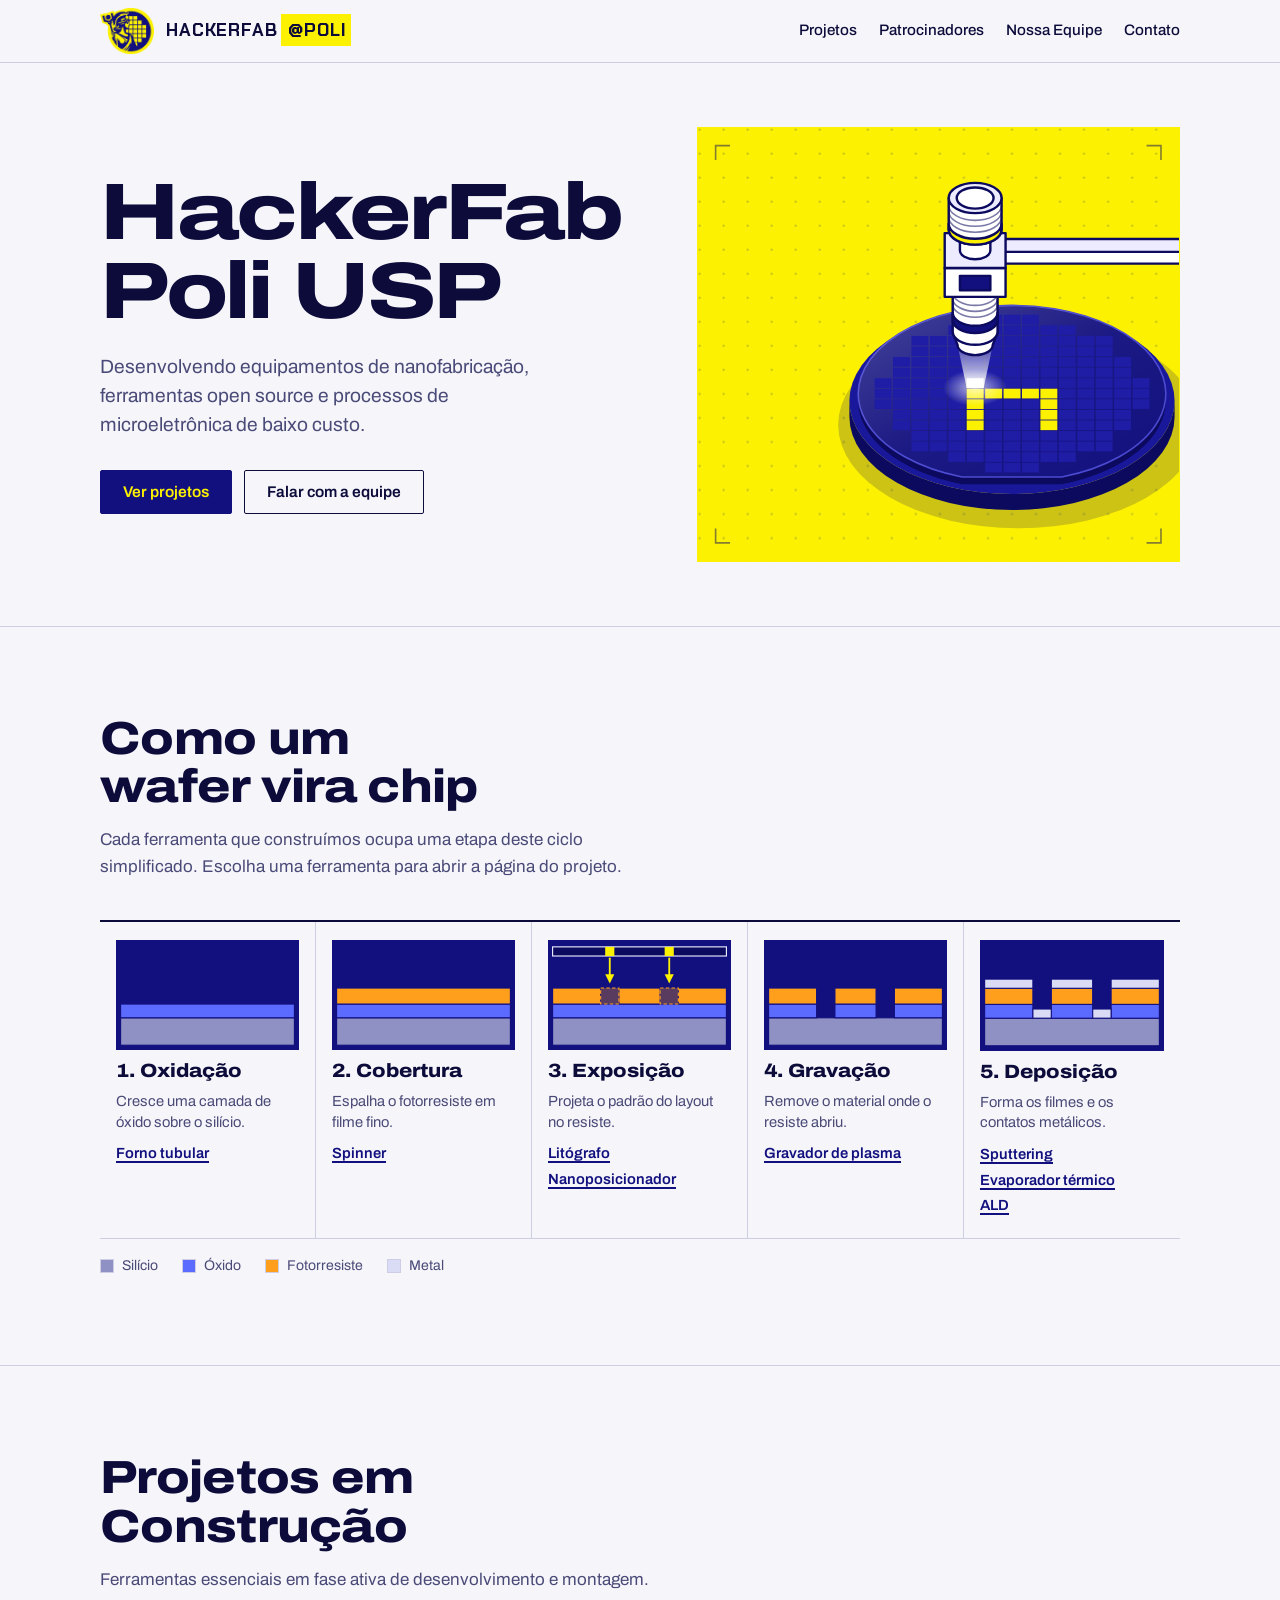
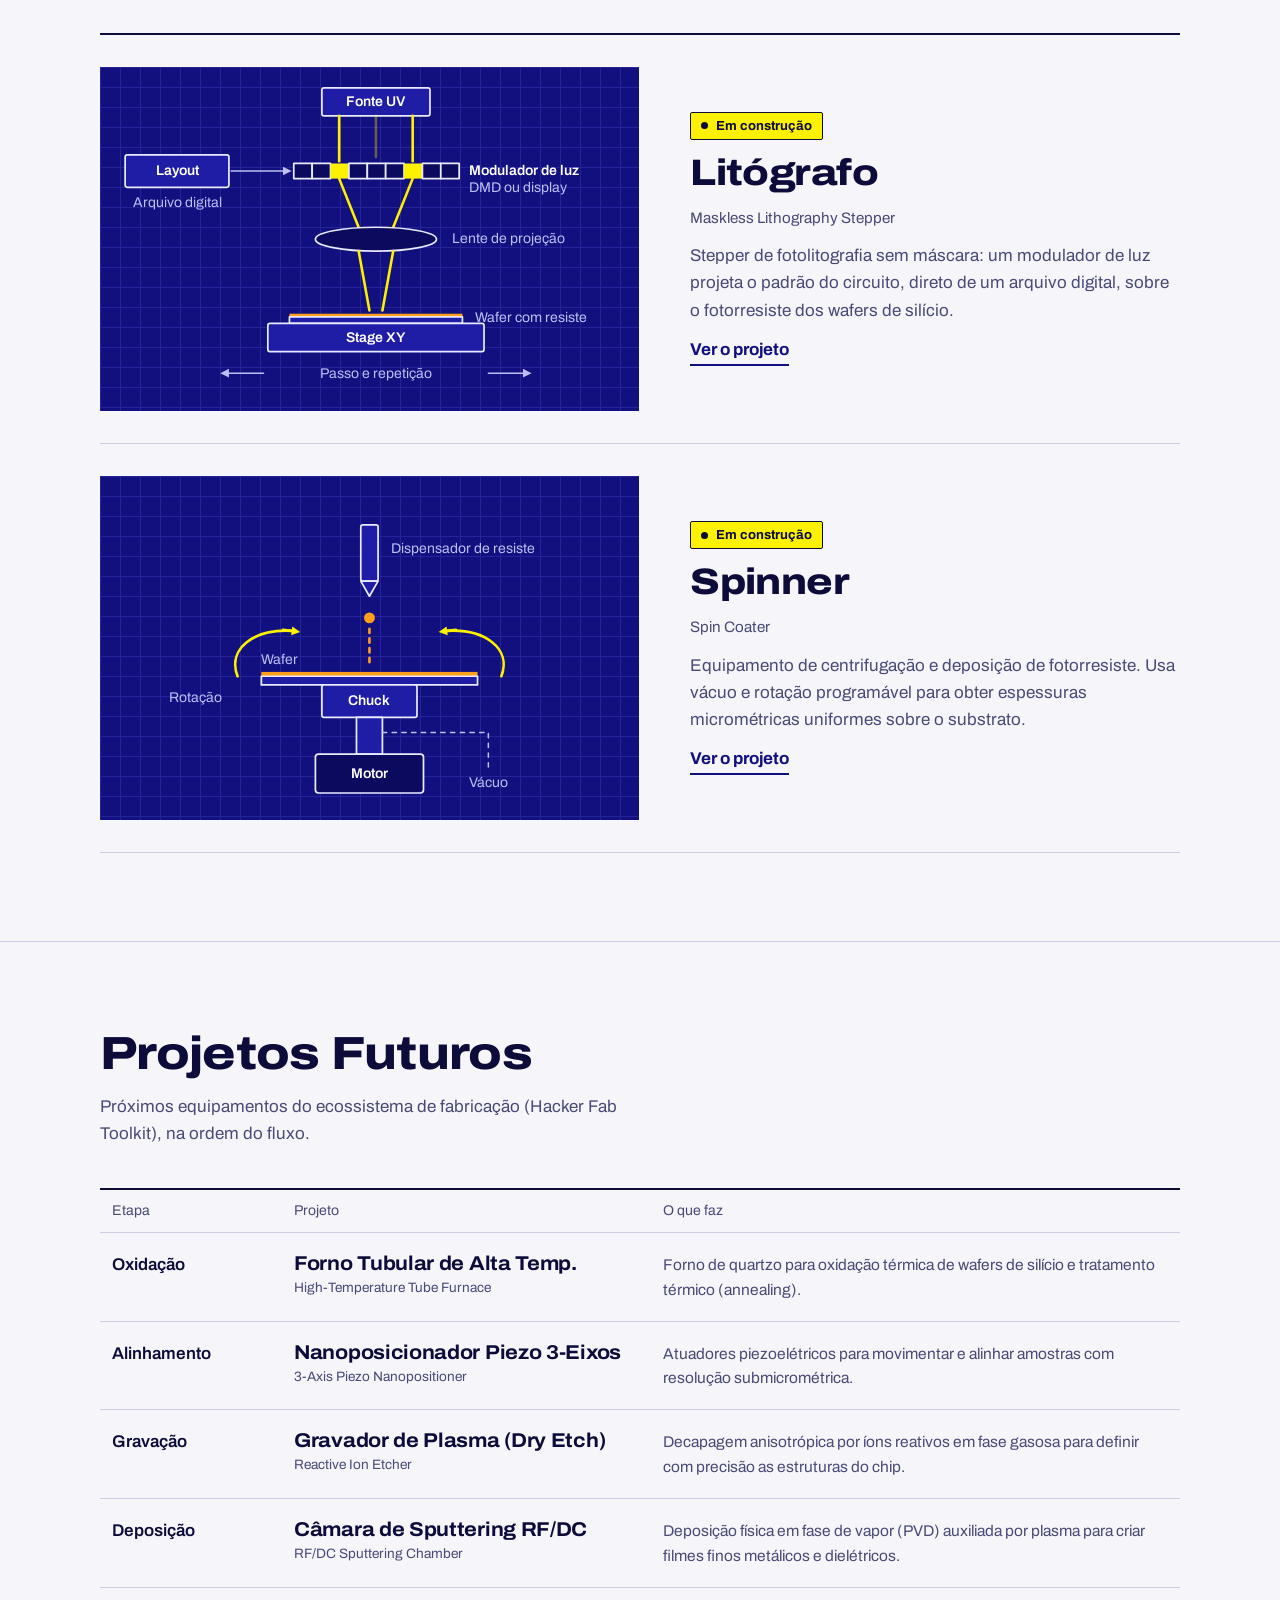
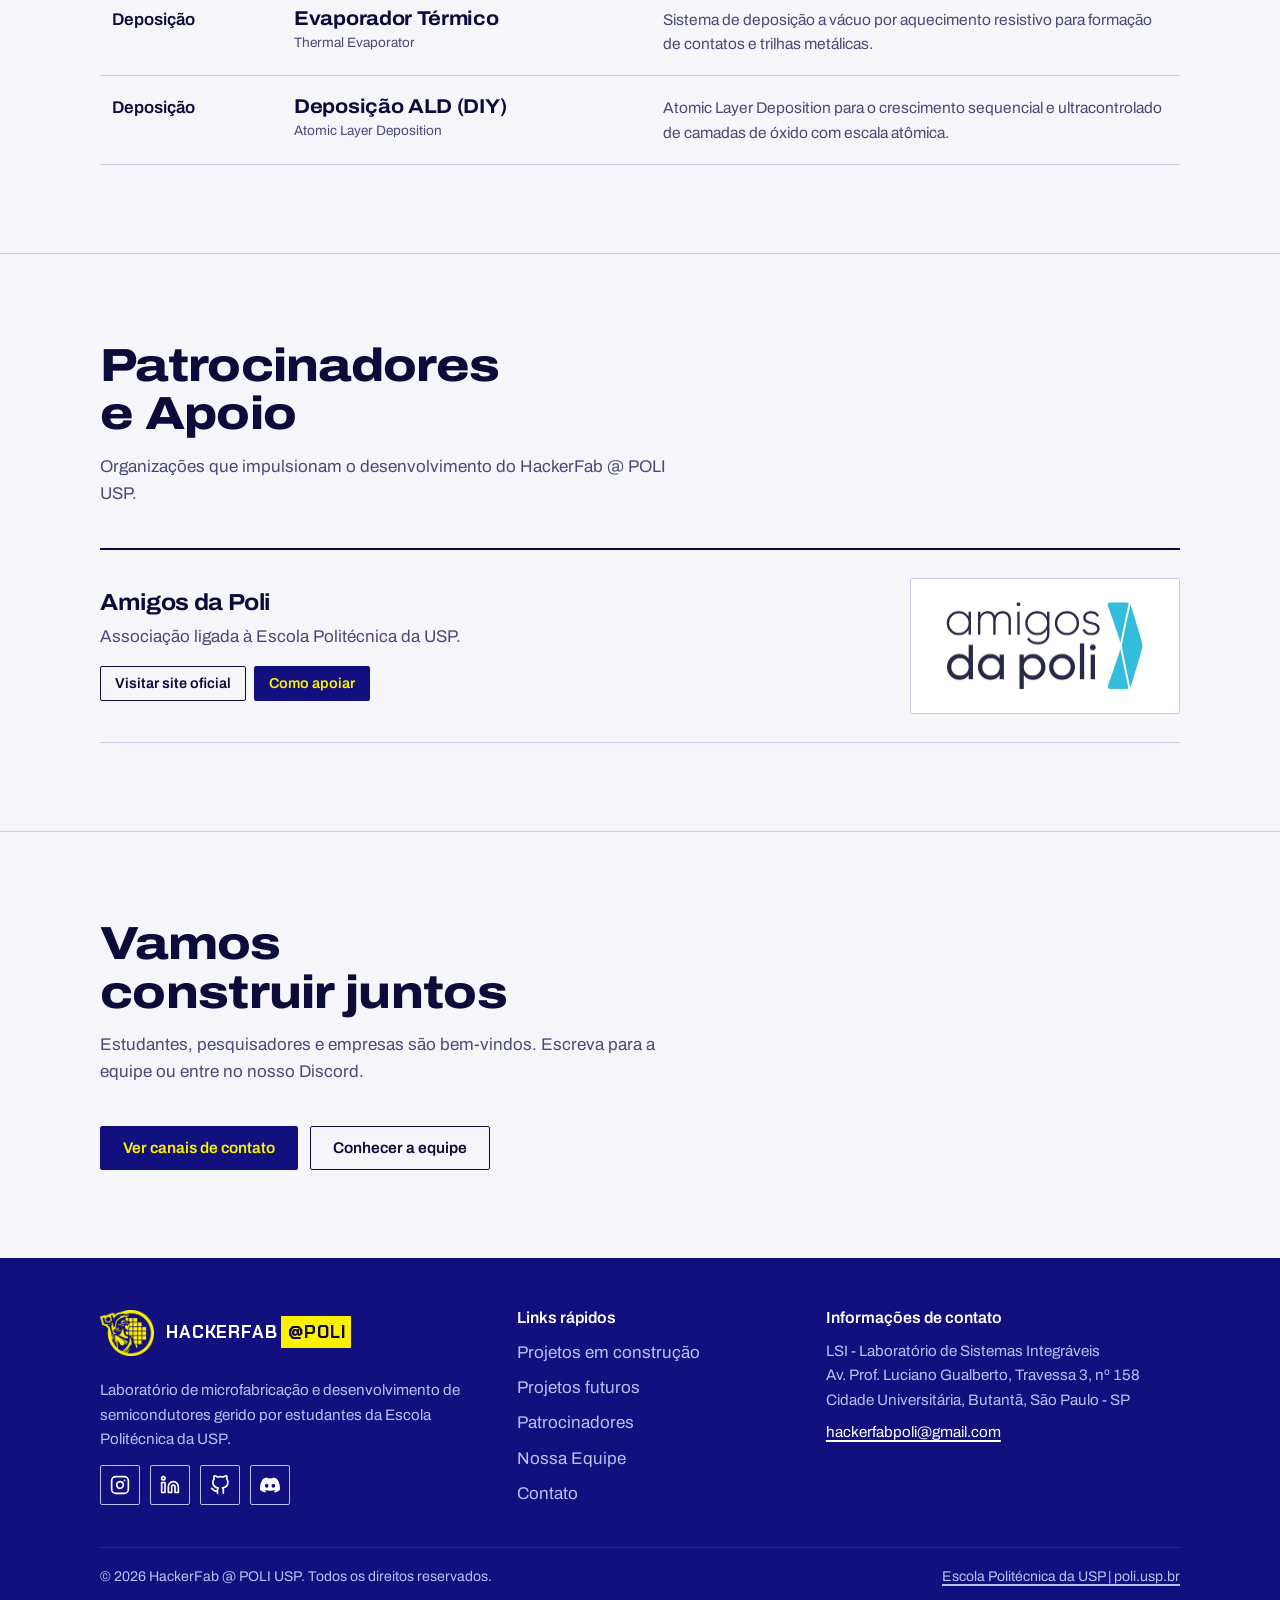
<file: index.html>
<!doctype html>
<html lang="pt-BR"><head><meta charset="utf-8"><meta name="viewport" content="width=device-width, initial-scale=1">
<title>HackerFab @ POLI USP | Microeletrônica Aberta</title><meta name="description" content="Microeletrônica aberta na Escola Politécnica da USP: equipamentos de nanofabricação, ferramentas open source e processos de baixo custo.">
<link rel="preconnect" href="https://fonts.googleapis.com"><link rel="preconnect" href="https://fonts.gstatic.com" crossorigin>
<link rel="icon" type="image/png" href="logo-mark.png">
<link rel="stylesheet" href="https://fonts.googleapis.com/css2?family=Archivo:wdth,wght@62..125,100..900&family=Chakra+Petch:wght@600;700&display=swap"><link rel="stylesheet" href="style.css"></head>
<body>
<header class="topbar"><div class="wrap">
  <a class="brand" href="index.html" aria-label="HackerFab@POLI, página inicial"><img src="logo-mark.png" alt="" width="54" height="46"><span>HackerFab<b>@POLI</b></span></a>
  <nav class="nav" aria-label="Principal"><a href="index.html#projetos">Projetos</a><a href="patrocinadores.html">Patrocinadores</a><a href="equipe.html">Nossa Equipe</a><a href="contato.html">Contato</a></nav>
</div></header>
<main>
<section class="hero"><div class="wrap">
  <div><h1>HackerFab<br>Poli USP</h1>
    <p class="lead">Desenvolvendo equipamentos de nanofabricação, ferramentas open source e processos de microeletrônica de baixo custo.</p>
    <div class="cta"><a class="btn primary" href="#projetos">Ver projetos</a><a class="btn" href="contato.html">Falar com a equipe</a></div></div>
  <figure class="hero-art"><svg class="hero-ill" viewBox="0 0 600 540" role="img" aria-label="Ilustração de um litógrafo: um wafer de silício sob a lente, em que os campos de exposição acendem para escrever, letra por letra, HACKERFAB@POLI" xmlns="http://www.w3.org/2000/svg">
<defs>
<pattern id="hi-dots" width="30" height="30" patternUnits="userSpaceOnUse"><circle class="hi-dot" cx="2" cy="2" r="1.4"/></pattern>
<linearGradient id="hi-sheen" x1="0" y1="0" x2="1" y2="1"><stop offset="0" stop-color="#fff" stop-opacity=".22"/><stop offset=".5" stop-color="#fff" stop-opacity=".04"/><stop offset="1" stop-color="#fff" stop-opacity="0"/></linearGradient>
<linearGradient id="hi-beam" x1="0" y1="0" x2="0" y2="1"><stop class="hi-bm" offset="0" stop-opacity=".18"/><stop class="hi-bm" offset="1" stop-opacity=".9"/></linearGradient>
<radialGradient id="hi-halo"><stop class="hi-bm" offset="0" stop-opacity=".7"/><stop class="hi-bm" offset="1" stop-opacity="0"/></radialGradient>
</defs>
<rect width="600" height="540" fill="url(#hi-dots)"/><path class="hi-mark" d="M22 40V22H40"/><path class="hi-mark" d="M578 40V22H560"/><path class="hi-mark" d="M22 500V518H40"/><path class="hi-mark" d="M578 500V518H560"/>
<g class="hi-move"><ellipse class="hi-shadow" cx="308" cy="397" rx="225" ry="129.1"/><path class="hi-chuck" d="M97 367A203 116.4 0 0 0 503 367V387A203 116.4 0 0 1 97 387Z"/><ellipse class="hi-chuck-top" cx="300" cy="367" rx="203" ry="116.4"/><path class="hi-wside" d="M108 358A192 110.1 0 0 0 237.6 462.1L362.4 462.1A192 110.1 0 0 0 492 358L492 367A192 110.1 0 0 1 362.4 471.1L237.6 471.1A192 110.1 0 0 1 108 367Z"/><path class="hi-wafer" d="M237.6 462.1A192 110.1 0 1 1 362.4 462.1Z"/><path d="M237.6 462.1A192 110.1 0 1 1 362.4 462.1Z" fill="url(#hi-sheen)"/><g class="hi-grid"><rect class="hi-die" x="266.5" y="259.6" width="21.1" height="12.1"/><rect class="hi-die" x="289.5" y="259.6" width="21.1" height="12.1"/><rect class="hi-die" x="312.5" y="259.6" width="21.1" height="12.1"/><rect class="hi-die" x="220.5" y="272.8" width="21.1" height="12.1"/><rect class="hi-die" x="243.5" y="272.8" width="21.1" height="12.1"/><rect class="hi-die" x="266.5" y="272.8" width="21.1" height="12.1"/><rect class="hi-die" x="289.5" y="272.8" width="21.1" height="12.1"/><rect class="hi-die" x="312.5" y="272.8" width="21.1" height="12.1"/><rect class="hi-die" x="335.5" y="272.8" width="21.1" height="12.1"/><rect class="hi-die" x="358.5" y="272.8" width="21.1" height="12.1"/><rect class="hi-die" x="174.5" y="286" width="21.1" height="12.1"/><rect class="hi-die" x="197.5" y="286" width="21.1" height="12.1"/><rect class="hi-die" x="220.5" y="286" width="21.1" height="12.1"/><rect class="hi-die" x="243.5" y="286" width="21.1" height="12.1"/><rect class="hi-die" x="266.5" y="286" width="21.1" height="12.1"/><rect class="hi-die" x="289.5" y="286" width="21.1" height="12.1"/><rect class="hi-die" x="312.5" y="286" width="21.1" height="12.1"/><rect class="hi-die" x="335.5" y="286" width="21.1" height="12.1"/><rect class="hi-die" x="358.5" y="286" width="21.1" height="12.1"/><rect class="hi-die" x="381.5" y="286" width="21.1" height="12.1"/><rect class="hi-die" x="404.5" y="286" width="21.1" height="12.1"/><rect class="hi-die" x="174.5" y="299.2" width="21.1" height="12.1"/><rect class="hi-die" x="197.5" y="299.2" width="21.1" height="12.1"/><rect class="hi-die" x="220.5" y="299.2" width="21.1" height="12.1"/><rect class="hi-die" x="243.5" y="299.2" width="21.1" height="12.1"/><rect class="hi-die" x="266.5" y="299.2" width="21.1" height="12.1"/><rect class="hi-die" x="289.5" y="299.2" width="21.1" height="12.1"/><rect class="hi-die" x="312.5" y="299.2" width="21.1" height="12.1"/><rect class="hi-die" x="335.5" y="299.2" width="21.1" height="12.1"/><rect class="hi-die" x="358.5" y="299.2" width="21.1" height="12.1"/><rect class="hi-die" x="381.5" y="299.2" width="21.1" height="12.1"/><rect class="hi-die" x="404.5" y="299.2" width="21.1" height="12.1"/><rect class="hi-die" x="151.5" y="312.4" width="21.1" height="12.1"/><rect class="hi-die" x="174.5" y="312.4" width="21.1" height="12.1"/><rect class="hi-die" x="197.5" y="312.4" width="21.1" height="12.1"/><rect class="hi-die" x="220.5" y="312.4" width="21.1" height="12.1"/><rect class="hi-die" x="358.5" y="312.4" width="21.1" height="12.1"/><rect class="hi-die" x="381.5" y="312.4" width="21.1" height="12.1"/><rect class="hi-die" x="404.5" y="312.4" width="21.1" height="12.1"/><rect class="hi-die" x="427.5" y="312.4" width="21.1" height="12.1"/><rect class="hi-die" x="151.5" y="325.6" width="21.1" height="12.1"/><rect class="hi-die" x="174.5" y="325.6" width="21.1" height="12.1"/><rect class="hi-die" x="197.5" y="325.6" width="21.1" height="12.1"/><rect class="hi-die" x="220.5" y="325.6" width="21.1" height="12.1"/><rect class="hi-die" x="358.5" y="325.6" width="21.1" height="12.1"/><rect class="hi-die" x="381.5" y="325.6" width="21.1" height="12.1"/><rect class="hi-die" x="404.5" y="325.6" width="21.1" height="12.1"/><rect class="hi-die" x="427.5" y="325.6" width="21.1" height="12.1"/><rect class="hi-die" x="128.5" y="338.8" width="21.1" height="12.1"/><rect class="hi-die" x="151.5" y="338.8" width="21.1" height="12.1"/><rect class="hi-die" x="174.5" y="338.8" width="21.1" height="12.1"/><rect class="hi-die" x="197.5" y="338.8" width="21.1" height="12.1"/><rect class="hi-die" x="220.5" y="338.8" width="21.1" height="12.1"/><rect class="hi-die" x="358.5" y="338.8" width="21.1" height="12.1"/><rect class="hi-die" x="381.5" y="338.8" width="21.1" height="12.1"/><rect class="hi-die" x="404.5" y="338.8" width="21.1" height="12.1"/><rect class="hi-die" x="427.5" y="338.8" width="21.1" height="12.1"/><rect class="hi-die" x="450.5" y="338.8" width="21.1" height="12.1"/><rect class="hi-die" x="128.5" y="351.9" width="21.1" height="12.1"/><rect class="hi-die" x="151.5" y="351.9" width="21.1" height="12.1"/><rect class="hi-die" x="174.5" y="351.9" width="21.1" height="12.1"/><rect class="hi-die" x="197.5" y="351.9" width="21.1" height="12.1"/><rect class="hi-die" x="220.5" y="351.9" width="21.1" height="12.1"/><rect class="hi-die" x="358.5" y="351.9" width="21.1" height="12.1"/><rect class="hi-die" x="381.5" y="351.9" width="21.1" height="12.1"/><rect class="hi-die" x="404.5" y="351.9" width="21.1" height="12.1"/><rect class="hi-die" x="427.5" y="351.9" width="21.1" height="12.1"/><rect class="hi-die" x="450.5" y="351.9" width="21.1" height="12.1"/><rect class="hi-die" x="128.5" y="365.1" width="21.1" height="12.1"/><rect class="hi-die" x="151.5" y="365.1" width="21.1" height="12.1"/><rect class="hi-die" x="174.5" y="365.1" width="21.1" height="12.1"/><rect class="hi-die" x="197.5" y="365.1" width="21.1" height="12.1"/><rect class="hi-die" x="220.5" y="365.1" width="21.1" height="12.1"/><rect class="hi-die" x="358.5" y="365.1" width="21.1" height="12.1"/><rect class="hi-die" x="381.5" y="365.1" width="21.1" height="12.1"/><rect class="hi-die" x="404.5" y="365.1" width="21.1" height="12.1"/><rect class="hi-die" x="427.5" y="365.1" width="21.1" height="12.1"/><rect class="hi-die" x="450.5" y="365.1" width="21.1" height="12.1"/><rect class="hi-die" x="151.5" y="378.3" width="21.1" height="12.1"/><rect class="hi-die" x="174.5" y="378.3" width="21.1" height="12.1"/><rect class="hi-die" x="197.5" y="378.3" width="21.1" height="12.1"/><rect class="hi-die" x="220.5" y="378.3" width="21.1" height="12.1"/><rect class="hi-die" x="358.5" y="378.3" width="21.1" height="12.1"/><rect class="hi-die" x="381.5" y="378.3" width="21.1" height="12.1"/><rect class="hi-die" x="404.5" y="378.3" width="21.1" height="12.1"/><rect class="hi-die" x="427.5" y="378.3" width="21.1" height="12.1"/><rect class="hi-die" x="151.5" y="391.5" width="21.1" height="12.1"/><rect class="hi-die" x="174.5" y="391.5" width="21.1" height="12.1"/><rect class="hi-die" x="197.5" y="391.5" width="21.1" height="12.1"/><rect class="hi-die" x="220.5" y="391.5" width="21.1" height="12.1"/><rect class="hi-die" x="358.5" y="391.5" width="21.1" height="12.1"/><rect class="hi-die" x="381.5" y="391.5" width="21.1" height="12.1"/><rect class="hi-die" x="404.5" y="391.5" width="21.1" height="12.1"/><rect class="hi-die" x="427.5" y="391.5" width="21.1" height="12.1"/><rect class="hi-die" x="174.5" y="404.7" width="21.1" height="12.1"/><rect class="hi-die" x="197.5" y="404.7" width="21.1" height="12.1"/><rect class="hi-die" x="220.5" y="404.7" width="21.1" height="12.1"/><rect class="hi-die" x="243.5" y="404.7" width="21.1" height="12.1"/><rect class="hi-die" x="266.5" y="404.7" width="21.1" height="12.1"/><rect class="hi-die" x="289.5" y="404.7" width="21.1" height="12.1"/><rect class="hi-die" x="312.5" y="404.7" width="21.1" height="12.1"/><rect class="hi-die" x="335.5" y="404.7" width="21.1" height="12.1"/><rect class="hi-die" x="358.5" y="404.7" width="21.1" height="12.1"/><rect class="hi-die" x="381.5" y="404.7" width="21.1" height="12.1"/><rect class="hi-die" x="404.5" y="404.7" width="21.1" height="12.1"/><rect class="hi-die" x="174.5" y="417.9" width="21.1" height="12.1"/><rect class="hi-die" x="197.5" y="417.9" width="21.1" height="12.1"/><rect class="hi-die" x="220.5" y="417.9" width="21.1" height="12.1"/><rect class="hi-die" x="243.5" y="417.9" width="21.1" height="12.1"/><rect class="hi-die" x="266.5" y="417.9" width="21.1" height="12.1"/><rect class="hi-die" x="289.5" y="417.9" width="21.1" height="12.1"/><rect class="hi-die" x="312.5" y="417.9" width="21.1" height="12.1"/><rect class="hi-die" x="335.5" y="417.9" width="21.1" height="12.1"/><rect class="hi-die" x="358.5" y="417.9" width="21.1" height="12.1"/><rect class="hi-die" x="381.5" y="417.9" width="21.1" height="12.1"/><rect class="hi-die" x="404.5" y="417.9" width="21.1" height="12.1"/><rect class="hi-die" x="220.5" y="431.1" width="21.1" height="12.1"/><rect class="hi-die" x="243.5" y="431.1" width="21.1" height="12.1"/><rect class="hi-die" x="266.5" y="431.1" width="21.1" height="12.1"/><rect class="hi-die" x="289.5" y="431.1" width="21.1" height="12.1"/><rect class="hi-die" x="312.5" y="431.1" width="21.1" height="12.1"/><rect class="hi-die" x="335.5" y="431.1" width="21.1" height="12.1"/><rect class="hi-die" x="358.5" y="431.1" width="21.1" height="12.1"/><rect class="hi-die" x="266.5" y="444.3" width="21.1" height="12.1"/><rect class="hi-die" x="289.5" y="444.3" width="21.1" height="12.1"/><rect class="hi-die" x="312.5" y="444.3" width="21.1" height="12.1"/></g><g class="hi-lit"><rect class="hi-die on" x="243.5" y="312.4" width="21.1" height="12.1"/><rect class="hi-die on" x="266.5" y="312.4" width="21.1" height="12.1"/><rect class="hi-die on" x="289.5" y="312.4" width="21.1" height="12.1"/><rect class="hi-die on" x="312.5" y="312.4" width="21.1" height="12.1"/><rect class="hi-die on" x="335.5" y="312.4" width="21.1" height="12.1"/><rect class="hi-die on" x="243.5" y="325.6" width="21.1" height="12.1"/><rect class="hi-die" x="266.5" y="325.6" width="21.1" height="12.1"/><rect class="hi-die" x="289.5" y="325.6" width="21.1" height="12.1"/><rect class="hi-die" x="312.5" y="325.6" width="21.1" height="12.1"/><rect class="hi-die" x="335.5" y="325.6" width="21.1" height="12.1"/><rect class="hi-die on" x="243.5" y="338.8" width="21.1" height="12.1"/><rect class="hi-die" x="266.5" y="338.8" width="21.1" height="12.1"/><rect class="hi-die" x="289.5" y="338.8" width="21.1" height="12.1"/><rect class="hi-die" x="312.5" y="338.8" width="21.1" height="12.1"/><rect class="hi-die" x="335.5" y="338.8" width="21.1" height="12.1"/><rect class="hi-die on" x="243.5" y="351.9" width="21.1" height="12.1"/><rect class="hi-die on" x="266.5" y="351.9" width="21.1" height="12.1"/><rect class="hi-die on" x="289.5" y="351.9" width="21.1" height="12.1"/><rect class="hi-die on" x="312.5" y="351.9" width="21.1" height="12.1"/><rect class="hi-die" x="335.5" y="351.9" width="21.1" height="12.1"/><rect class="hi-die on" x="243.5" y="365.1" width="21.1" height="12.1"/><rect class="hi-die" x="266.5" y="365.1" width="21.1" height="12.1"/><rect class="hi-die" x="289.5" y="365.1" width="21.1" height="12.1"/><rect class="hi-die" x="312.5" y="365.1" width="21.1" height="12.1"/><rect class="hi-die" x="335.5" y="365.1" width="21.1" height="12.1"/><rect class="hi-die on" x="243.5" y="378.3" width="21.1" height="12.1"/><rect class="hi-die" x="266.5" y="378.3" width="21.1" height="12.1"/><rect class="hi-die" x="289.5" y="378.3" width="21.1" height="12.1"/><rect class="hi-die" x="312.5" y="378.3" width="21.1" height="12.1"/><rect class="hi-die" x="335.5" y="378.3" width="21.1" height="12.1"/><rect class="hi-die on" x="243.5" y="391.5" width="21.1" height="12.1"/><rect class="hi-die" x="266.5" y="391.5" width="21.1" height="12.1"/><rect class="hi-die" x="289.5" y="391.5" width="21.1" height="12.1"/><rect class="hi-die" x="312.5" y="391.5" width="21.1" height="12.1"/><rect class="hi-die" x="335.5" y="391.5" width="21.1" height="12.1"/></g></g>
<g class="hi-beamg"><ellipse class="hi-halo" cx="346" cy="324.5" rx="40" ry="22.9" fill="url(#hi-halo)"/><rect class="hi-glowdie" x="335.5" y="312.4" width="21.1" height="12.1"/><path d="M324 270.9H368L356.6 324.5H335.5Z" fill="url(#hi-beam)"/></g><rect class="hi-m1 hi-ln" x="380" y="154.6" width="232" height="14.7"/><rect class="hi-m2 hi-ln" x="380" y="138.5" width="232" height="16.1"/><path class="hi-m1 hi-ln" d="M318 254.5L324 270.9A22 12.6 0 0 0 368 270.9L374 254.5Z"/><path class="hi-m1 hi-ln" d="M318 189V254.5A28 16.1 0 0 0 374 254.5V189Z"/><path class="hi-m3 hi-ln" d="M318 230.8A28 16.1 0 0 0 374 230.8L374 239.8A28 16.1 0 0 1 318 239.8Z"/><path class="hi-groove" d="M318 220.1A28 16.1 0 0 0 374 220.1"/><path class="hi-groove" d="M318 212.8A28 16.1 0 0 0 374 212.8"/><path class="hi-groove" d="M318 205.4A28 16.1 0 0 0 374 205.4"/><rect class="hi-m1 hi-ln" x="308" y="174.8" width="76" height="36"/><rect class="hi-m2 hi-ln" x="308" y="131.2" width="76" height="43.6"/><rect class="hi-m3 hi-ln" x="327" y="184.6" width="38" height="18"/><path class="hi-m1 hi-ln" d="M327 126.7V153A19 10.9 0 0 0 365 153V126.7"/><ellipse class="hi-m2 hi-ln" cx="346" cy="126.7" rx="19" ry="10.9"/><path class="hi-m1 hi-ln" d="M313 87.4V126.7A33 18.9 0 0 0 379 126.7V87.4"/><ellipse class="hi-m2 hi-ln" cx="346" cy="87.4" rx="33" ry="18.9"/><path class="hi-led hi-ln" d="M313 119.4A33 18.9 0 0 0 379 119.4L379 126.7A33 18.9 0 0 1 313 126.7Z"/><path class="hi-groove" d="M313 111.2A33 18.9 0 0 0 379 111.2"/><path class="hi-groove" d="M313 103.8A33 18.9 0 0 0 379 103.8"/><path class="hi-groove" d="M313 96.4A33 18.9 0 0 0 379 96.4"/><ellipse class="hi-m1 hi-ln" cx="346" cy="87.4" rx="23" ry="13.2"/>
<text class="hi-cap" x="38" y="72">HACKERFAB@POLI</text>
</svg></figure>
</div></section><script>
(function(){
  var svg=document.querySelector('.hero-ill'); if(!svg) return;
  var mv=svg.querySelector('.hi-move'), dies=svg.querySelectorAll('.hi-lit .hi-die'), halo=svg.querySelector('.hi-halo'), beam=svg.querySelector('.hi-beamg'), cap=svg.querySelector('.hi-cap');
  var G=[{"ch":"H","seq":[[30,92,-79.2],[34,0,-79.2],[29,0,-66],[25,92,-66],[20,92,-52.8],[24,0,-52.8],[19,0,-39.6],[18,23,-39.6],[17,46,-39.6],[16,69,-39.6],[15,92,-39.6],[10,92,-26.4],[14,0,-26.4],[9,0,-13.2],[5,92,-13.2],[0,92,0],[4,0,0]]},{"ch":"A","seq":[[30,92,-79.2],[34,0,-79.2],[29,0,-66],[25,92,-66],[20,92,-52.8],[24,0,-52.8],[19,0,-39.6],[18,23,-39.6],[17,46,-39.6],[16,69,-39.6],[15,92,-39.6],[10,92,-26.4],[14,0,-26.4],[9,0,-13.2],[5,92,-13.2],[1,69,0],[2,46,0],[3,23,0]]},{"ch":"C","seq":[[31,69,-79.2],[32,46,-79.2],[33,23,-79.2],[29,0,-66],[25,92,-66],[20,92,-52.8],[15,92,-39.6],[10,92,-26.4],[9,0,-13.2],[5,92,-13.2],[1,69,0],[2,46,0],[3,23,0]]},{"ch":"K","seq":[[30,92,-79.2],[34,0,-79.2],[28,23,-66],[25,92,-66],[20,92,-52.8],[22,46,-52.8],[16,69,-39.6],[15,92,-39.6],[10,92,-26.4],[12,46,-26.4],[8,23,-13.2],[5,92,-13.2],[0,92,0],[4,0,0]]},{"ch":"E","seq":[[30,92,-79.2],[31,69,-79.2],[32,46,-79.2],[33,23,-79.2],[34,0,-79.2],[25,92,-66],[20,92,-52.8],[18,23,-39.6],[17,46,-39.6],[16,69,-39.6],[15,92,-39.6],[10,92,-26.4],[5,92,-13.2],[0,92,0],[1,69,0],[2,46,0],[3,23,0],[4,0,0]]},{"ch":"R","seq":[[30,92,-79.2],[34,0,-79.2],[28,23,-66],[25,92,-66],[20,92,-52.8],[22,46,-52.8],[18,23,-39.6],[17,46,-39.6],[16,69,-39.6],[15,92,-39.6],[10,92,-26.4],[14,0,-26.4],[9,0,-13.2],[5,92,-13.2],[0,92,0],[1,69,0],[2,46,0],[3,23,0]]},{"ch":"F","seq":[[30,92,-79.2],[25,92,-66],[20,92,-52.8],[18,23,-39.6],[17,46,-39.6],[16,69,-39.6],[15,92,-39.6],[10,92,-26.4],[5,92,-13.2],[0,92,0],[1,69,0],[2,46,0],[3,23,0],[4,0,0]]},{"ch":"A","seq":[[30,92,-79.2],[34,0,-79.2],[29,0,-66],[25,92,-66],[20,92,-52.8],[24,0,-52.8],[19,0,-39.6],[18,23,-39.6],[17,46,-39.6],[16,69,-39.6],[15,92,-39.6],[10,92,-26.4],[14,0,-26.4],[9,0,-13.2],[5,92,-13.2],[1,69,0],[2,46,0],[3,23,0]]},{"ch":"B","seq":[[30,92,-79.2],[31,69,-79.2],[32,46,-79.2],[33,23,-79.2],[29,0,-66],[25,92,-66],[20,92,-52.8],[24,0,-52.8],[18,23,-39.6],[17,46,-39.6],[16,69,-39.6],[15,92,-39.6],[10,92,-26.4],[14,0,-26.4],[9,0,-13.2],[5,92,-13.2],[0,92,0],[1,69,0],[2,46,0],[3,23,0]]},{"ch":"@","seq":[[31,69,-79.2],[32,46,-79.2],[33,23,-79.2],[25,92,-66],[20,92,-52.8],[22,46,-52.8],[23,23,-52.8],[24,0,-52.8],[19,0,-39.6],[17,46,-39.6],[15,92,-39.6],[10,92,-26.4],[12,46,-26.4],[13,23,-26.4],[14,0,-26.4],[9,0,-13.2],[5,92,-13.2],[1,69,0],[2,46,0],[3,23,0]]},{"ch":"P","seq":[[30,92,-79.2],[25,92,-66],[20,92,-52.8],[18,23,-39.6],[17,46,-39.6],[16,69,-39.6],[15,92,-39.6],[10,92,-26.4],[14,0,-26.4],[9,0,-13.2],[5,92,-13.2],[0,92,0],[1,69,0],[2,46,0],[3,23,0]]},{"ch":"O","seq":[[31,69,-79.2],[32,46,-79.2],[33,23,-79.2],[29,0,-66],[25,92,-66],[20,92,-52.8],[24,0,-52.8],[19,0,-39.6],[15,92,-39.6],[10,92,-26.4],[14,0,-26.4],[9,0,-13.2],[5,92,-13.2],[1,69,0],[2,46,0],[3,23,0]]},{"ch":"L","seq":[[30,92,-79.2],[31,69,-79.2],[32,46,-79.2],[33,23,-79.2],[34,0,-79.2],[25,92,-66],[20,92,-52.8],[15,92,-39.6],[10,92,-26.4],[5,92,-13.2],[0,92,0]]},{"ch":"I","seq":[[31,69,-79.2],[32,46,-79.2],[33,23,-79.2],[27,46,-66],[22,46,-52.8],[17,46,-39.6],[12,46,-26.4],[7,46,-13.2],[1,69,0],[2,46,0],[3,23,0]]}];
  if(!mv||!halo||!beam||!cap||dies.length!==35) return;
  if(window.matchMedia&&matchMedia('(prefers-reduced-motion: reduce)').matches) return;
  var STEP=135,MOVE=100,BACK=420,HOLD=1300,FADE=320,END=2400;
  function wait(ms){return new Promise(function(r){setTimeout(r,ms)})}
  function at(x,y){mv.style.transform='translate('+x+'px,'+y+'px)'}
  function clear(){for(var i=0;i<dies.length;i++) dies[i].classList.remove('on')}
  async function play(){
    for(;;){
      cap.textContent=' ';
      for(var g=0;g<G.length;g++){
        while(document.hidden) await wait(500);
        clear(); beam.style.opacity=1;
        mv.style.transition='transform '+MOVE+'ms cubic-bezier(.4,0,.2,1)';
        var s=G[g].seq;
        for(var k=0;k<s.length;k++){
          at(s[k][1],s[k][2]); await wait(MOVE);
          dies[s[k][0]].classList.add('on');
          halo.classList.remove('flash'); void halo.getBoundingClientRect(); halo.classList.add('flash');
          await wait(STEP-MOVE);
        }
        beam.style.opacity=0;
        mv.style.transition='transform '+BACK+'ms ease-in-out'; at(0,0);
        await wait(BACK+HOLD);
        cap.textContent=(g?cap.textContent:'')+G[g].ch;
        clear(); await wait(FADE);
      }
      await wait(END);
    }
  }
  clear(); beam.style.opacity=0; cap.textContent=' ';
  mv.style.transition='none'; at(0,0);
  setTimeout(play,350);
})();
</script>

<section class="block"><div class="wrap">
  <div class="sec-head"><h2>Como um wafer vira chip</h2><p>Cada ferramenta que construímos ocupa uma etapa deste ciclo simplificado. Escolha uma ferramenta para abrir a página do projeto.</p></div>
  <ol class="flow"><li><svg class="xs" viewBox="0 0 160 96" aria-hidden="true" xmlns="http://www.w3.org/2000/svg"><rect class="si" x="4" y="68" width="152" height="24"/><rect class="ox" x="4" y="56" width="152" height="12"/></svg><p class="t">1. Oxidação</p><p class="d">Cresce uma camada de óxido sobre o silício.</p>
    <div class="tools"><a href="projeto-forno.html">Forno tubular</a></div></li><li><svg class="xs" viewBox="0 0 160 96" aria-hidden="true" xmlns="http://www.w3.org/2000/svg"><rect class="si" x="4" y="68" width="152" height="24"/><rect class="ox" x="4" y="56" width="152" height="12"/><rect class="rs" x="4" y="42" width="152" height="14"/></svg><p class="t">2. Cobertura</p><p class="d">Espalha o fotorresiste em filme fino.</p>
    <div class="tools"><a href="projeto-spinner.html">Spinner</a></div></li><li><svg class="xs" viewBox="0 0 160 96" aria-hidden="true" xmlns="http://www.w3.org/2000/svg"><rect class="si" x="4" y="68" width="152" height="24"/><rect class="ox" x="4" y="56" width="152" height="12"/><rect class="rs" x="4" y="42" width="42" height="14"/><rect class="rs" x="62" y="42" width="36" height="14"/><rect class="rs" x="114" y="42" width="42" height="14"/><rect class="rx" x="46" y="42" width="16" height="14"/><rect class="rx" x="98" y="42" width="16" height="14"/><rect class="mod" x="4" y="6" width="152" height="8"/><rect class="pxon" x="50" y="6" width="8" height="8"/><rect class="pxon" x="102" y="6" width="8" height="8"/><line class="uv" x1="54" y1="16" x2="54" y2="31"/><polygon class="uvf" points="54,38 50,30 58,30"/><line class="uv" x1="106" y1="16" x2="106" y2="31"/><polygon class="uvf" points="106,38 102,30 110,30"/></svg><p class="t">3. Exposição</p><p class="d">Projeta o padrão do layout no resiste.</p>
    <div class="tools"><a href="projeto-litografo.html">Litógrafo</a><a href="projeto-nanoposicionador.html">Nanoposicionador</a></div></li><li><svg class="xs" viewBox="0 0 160 96" aria-hidden="true" xmlns="http://www.w3.org/2000/svg"><rect class="si" x="4" y="68" width="152" height="24"/><rect class="ox" x="4" y="56" width="42" height="12"/><rect class="ox" x="62" y="56" width="36" height="12"/><rect class="ox" x="114" y="56" width="42" height="12"/><rect class="rs" x="4" y="42" width="42" height="14"/><rect class="rs" x="62" y="42" width="36" height="14"/><rect class="rs" x="114" y="42" width="42" height="14"/></svg><p class="t">4. Gravação</p><p class="d">Remove o material onde o resiste abriu.</p>
    <div class="tools"><a href="projeto-plasma.html">Gravador de plasma</a></div></li><li><svg class="xs" viewBox="0 0 160 96" aria-hidden="true" xmlns="http://www.w3.org/2000/svg"><rect class="si" x="4" y="68" width="152" height="24"/><rect class="ox" x="4" y="56" width="42" height="12"/><rect class="ox" x="62" y="56" width="36" height="12"/><rect class="ox" x="114" y="56" width="42" height="12"/><rect class="rs" x="4" y="42" width="42" height="14"/><rect class="rs" x="62" y="42" width="36" height="14"/><rect class="rs" x="114" y="42" width="42" height="14"/><rect class="mt" x="4" y="34" width="42" height="8"/><rect class="mt" x="62" y="34" width="36" height="8"/><rect class="mt" x="114" y="34" width="42" height="8"/><rect class="mt" x="46" y="60" width="16" height="8"/><rect class="mt" x="98" y="60" width="16" height="8"/></svg><p class="t">5. Deposição</p><p class="d">Forma os filmes e os contatos metálicos.</p>
    <div class="tools"><a href="projeto-sputtering.html">Sputtering</a><a href="projeto-evaporador.html">Evaporador térmico</a><a href="projeto-ald.html">ALD</a></div></li></ol>
<div class="legend"><span><i style="background:var(--pn-si)"></i>Silício</span><span><i style="background:var(--pn-ox)"></i>Óxido</span><span><i style="background:var(--pn-resist)"></i>Fotorresiste</span><span><i style="background:var(--pn-silver)"></i>Metal</span></div>
</div></section>

<section class="block" id="projetos"><div class="wrap">
  <div class="sec-head"><h2>Projetos em Construção</h2><p>Ferramentas essenciais em fase ativa de desenvolvimento e montagem.</p></div>
  <div class="rows"><article class="proj-row"><figure class="sheet-fig"><svg class="sch" viewBox="0 0 480 300" role="img" aria-label="Esquema do litógrafo sem máscara: fonte UV, modulador de luz com o layout digital, lente de projeção e wafer sobre stage XY" xmlns="http://www.w3.org/2000/svg">
    <rect class="fl" x="196" y="10" width="100" height="26" rx="2"/><text class="b" x="246" y="27" text-anchor="middle">Fonte UV</text>
    <line class="am" x1="212" y1="36" x2="212" y2="78"/><line class="am" x1="246" y1="36" x2="246" y2="74" opacity=".35"/><line class="am" x1="280" y1="36" x2="280" y2="78"/>
    <rect class="bg" x="170" y="80" width="17" height="14"/><rect class="bg" x="187" y="80" width="17" height="14"/><rect class="amf" x="204" y="80" width="17" height="14"/><rect class="bg" x="221" y="80" width="17" height="14"/><rect class="bg" x="238" y="80" width="17" height="14"/><rect class="bg" x="255" y="80" width="17" height="14"/><rect class="amf" x="272" y="80" width="17" height="14"/><rect class="bg" x="289" y="80" width="17" height="14"/><rect class="bg" x="306" y="80" width="17" height="14"/><text class="b" x="332" y="91" text-anchor="start">Modulador de luz</text><text x="332" y="106" text-anchor="start">DMD ou display</text>
    <rect class="fl" x="14" y="72" width="96" height="30" rx="2"/><text class="b" x="62" y="91" text-anchor="middle">Layout</text><text x="62" y="120" text-anchor="middle">Arquivo digital</text>
    <line class="mu" x1="112" y1="87" x2="160" y2="87"/><polygon class="muf" points="168,87 160,83 160,91"/>
    <line class="am" x1="212" y1="94" x2="230" y2="139"/><line class="am" x1="280" y1="94" x2="262" y2="139"/>
    <ellipse class="bg" cx="246" cy="150" rx="56" ry="11"/><text x="316" y="154" text-anchor="start">Lente de projeção</text>
    <line class="am" x1="230" y1="161" x2="240" y2="216"/><line class="am" x1="262" y1="161" x2="252" y2="216"/>
    <rect class="rsf" x="166" y="219" width="160" height="3"/><rect class="fl" x="166" y="222" width="160" height="6"/><text x="338" y="227" text-anchor="start">Wafer com resiste</text>
    <rect class="fl" x="146" y="228" width="200" height="26" rx="2"/><text class="b" x="246" y="245" text-anchor="middle">Stage XY</text>
    <line class="mu" x1="142" y1="274" x2="110" y2="274"/><polygon class="muf" points="102,274 110,278 110,270"/><line class="mu" x1="350" y1="274" x2="382" y2="274"/><polygon class="muf" points="390,274 382,270 382,278"/><text x="246" y="278" text-anchor="middle">Passo e repetição</text></svg></figure>
  <div class="text"><span class="chip build">Em construção</span><h3><a href="projeto-litografo.html">Litógrafo</a></h3><span class="en">Maskless Lithography Stepper</span><p class="sum">Stepper de fotolitografia sem máscara: um modulador de luz projeta o padrão do circuito, direto de um arquivo digital, sobre o fotorresiste dos wafers de silício.</p><span class="go">Ver o projeto</span></div></article><article class="proj-row"><figure class="sheet-fig"><svg class="sch" viewBox="0 0 480 300" role="img" aria-label="Esquema do spinner: dispensador de fotorresiste, wafer sobre chuck a vácuo e motor" xmlns="http://www.w3.org/2000/svg">
    <rect class="fl" x="232" y="36" width="16" height="52" rx="2"/><polygon class="fl" points="232,88 248,88 240,102"/><text x="260" y="62" text-anchor="start">Dispensador de resiste</text>
    <circle class="rsf" cx="240" cy="122" r="5"/><line class="rs dash" x1="240" y1="132" x2="240" y2="168"/>
    <rect class="rsf" x="140" y="172" width="200" height="4"/><rect class="fl" x="140" y="176" width="200" height="8"/><text x="140" y="165" text-anchor="start">Wafer</text>
    <rect class="fl" x="196" y="184" width="88" height="30" rx="2"/><text class="b" x="240" y="203" text-anchor="middle">Chuck</text>
    <rect class="fl" x="228" y="214" width="24" height="34"/>
    <rect class="bg" x="190" y="248" width="100" height="36" rx="3"/><text class="b" x="240" y="270" text-anchor="middle">Motor</text>
    <path class="mu dash" d="M252 228 H350 V262"/><text x="350" y="278" text-anchor="middle">Vácuo</text>
    <path class="am" d="M118 176 C108 150 134 132 168 134"/><line class="am" x1="160" y1="133" x2="168.1" y2="134"/><polygon class="amf" points="176,135 168.6,130 167.6,138"/>
    <path class="am" d="M362 176 C372 150 346 132 312 134"/><line class="am" x1="320" y1="133" x2="311.9" y2="134"/><polygon class="amf" points="304,135 312.4,138 311.4,130"/>
    <text x="104" y="200" text-anchor="end">Rotação</text></svg></figure>
  <div class="text"><span class="chip build">Em construção</span><h3><a href="projeto-spinner.html">Spinner</a></h3><span class="en">Spin Coater</span><p class="sum">Equipamento de centrifugação e deposição de fotorresiste. Usa vácuo e rotação programável para obter espessuras micrométricas uniformes sobre o substrato.</p><span class="go">Ver o projeto</span></div></article></div>
</div></section>

<section class="block" id="futuros"><div class="wrap">
  <div class="sec-head"><h2>Projetos Futuros</h2><p>Próximos equipamentos do ecossistema de fabricação (Hacker Fab Toolkit), na ordem do fluxo.</p></div>
  <div class="idx-head idx-cols"><span>Etapa</span><span>Projeto</span><span>O que faz</span></div>
  <ul class="idx" style="list-style:none;margin:0;padding:0"><li class="idx-row"><span class="step">Oxidação</span><div><h3><a href="projeto-forno.html">Forno Tubular de Alta Temp.</a></h3><span class="en">High-Temperature Tube Furnace</span></div><p>Forno de quartzo para oxidação térmica de wafers de silício e tratamento térmico (annealing).</p></li><li class="idx-row"><span class="step">Alinhamento</span><div><h3><a href="projeto-nanoposicionador.html">Nanoposicionador Piezo 3-Eixos</a></h3><span class="en">3-Axis Piezo Nanopositioner</span></div><p>Atuadores piezoelétricos para movimentar e alinhar amostras com resolução submicrométrica.</p></li><li class="idx-row"><span class="step">Gravação</span><div><h3><a href="projeto-plasma.html">Gravador de Plasma (Dry Etch)</a></h3><span class="en">Reactive Ion Etcher</span></div><p>Decapagem anisotrópica por íons reativos em fase gasosa para definir com precisão as estruturas do chip.</p></li><li class="idx-row"><span class="step">Deposição</span><div><h3><a href="projeto-sputtering.html">Câmara de Sputtering RF/DC</a></h3><span class="en">RF/DC Sputtering Chamber</span></div><p>Deposição física em fase de vapor (PVD) auxiliada por plasma para criar filmes finos metálicos e dielétricos.</p></li><li class="idx-row"><span class="step">Deposição</span><div><h3><a href="projeto-evaporador.html">Evaporador Térmico</a></h3><span class="en">Thermal Evaporator</span></div><p>Sistema de deposição a vácuo por aquecimento resistivo para formação de contatos e trilhas metálicas.</p></li><li class="idx-row"><span class="step">Deposição</span><div><h3><a href="projeto-ald.html">Deposição ALD (DIY)</a></h3><span class="en">Atomic Layer Deposition</span></div><p>Atomic Layer Deposition para o crescimento sequencial e ultracontrolado de camadas de óxido com escala atômica.</p></li></ul>
</div></section>

<section class="block" id="patrocinadores"><div class="wrap">
  <div class="sec-head"><h2>Patrocinadores e Apoio</h2><p>Organizações que impulsionam o desenvolvimento do HackerFab @ POLI USP.</p></div>
  <div class="rl"><div class="sponsor"><div class="info"><h3>Amigos da Poli</h3><p>Associação ligada à Escola Politécnica da USP.</p>
  <div class="acts"><a class="btn sm" href="https://amigosdapoli.com.br/" target="_blank" rel="noopener noreferrer">Visitar site oficial</a><a class="btn sm primary" href="patrocinadores.html">Como apoiar</a></div></div>
  <a class="plate" href="https://amigosdapoli.com.br/" target="_blank" rel="noopener noreferrer" tabindex="-1" aria-hidden="true"><img src="amigos-da-poli.png" alt="Amigos da Poli" width="800" height="361" decoding="async"><span class="name" hidden>Amigos da Poli</span></a></div></div>
</div></section><script>
(function(){[].forEach.call(document.querySelectorAll('.plate img'),function(im){
  function fail(){im.hidden=true;var n=im.parentNode.querySelector('.name');if(n)n.hidden=false}
  if(im.complete&&im.naturalWidth===0)fail();else im.addEventListener('error',fail);
})})();
</script>

<section class="block last" id="contato"><div class="wrap">
  <div class="sec-head"><h2>Vamos construir juntos</h2><p>Estudantes, pesquisadores e empresas são bem-vindos. Escreva para a equipe ou entre no nosso Discord.</p></div>
  <div style="display:flex;flex-wrap:wrap;gap:12px"><a class="btn primary" href="contato.html">Ver canais de contato</a><a class="btn" href="equipe.html">Conhecer a equipe</a></div>
</div></section></main>
<footer class="foot-site"><div class="wrap">
  <div class="cols">
    <div><a class="brand" href="index.html" aria-label="HackerFab@POLI, página inicial"><img src="logo-mark.png" alt="" width="54" height="46"><span>HackerFab<b>@POLI</b></span></a>
      <p class="about">Laboratório de microfabricação e desenvolvimento de semicondutores gerido por estudantes da Escola Politécnica da USP.</p>
      <div class="social"><a href="https://www.instagram.com/hackerfab_poli" target="_blank" rel="noopener noreferrer" aria-label="Instagram" title="Instagram"><svg viewBox="0 0 24 24" fill="none" stroke="currentColor" stroke-width="2" stroke-linecap="round" stroke-linejoin="round" aria-hidden="true"><rect x="2" y="2" width="20" height="20" rx="5" ry="5"/><path d="M16 11.37A4 4 0 1 1 12.63 8 4 4 0 0 1 16 11.37z"/><line x1="17.5" y1="6.5" x2="17.51" y2="6.5"/></svg></a><a href="https://linkedin.com" target="_blank" rel="noopener noreferrer" aria-label="LinkedIn" title="LinkedIn"><svg viewBox="0 0 24 24" fill="none" stroke="currentColor" stroke-width="2" stroke-linecap="round" stroke-linejoin="round" aria-hidden="true"><path d="M16 8a6 6 0 0 1 6 6v7h-4v-7a2 2 0 0 0-2-2 2 2 0 0 0-2 2v7h-4v-7a6 6 0 0 1 6-6z"/><rect x="2" y="9" width="4" height="12"/><circle cx="4" cy="4" r="2"/></svg></a><a href="https://github.com/hacker-fab" target="_blank" rel="noopener noreferrer" aria-label="GitHub" title="GitHub"><svg viewBox="0 0 24 24" fill="none" stroke="currentColor" stroke-width="2" stroke-linecap="round" stroke-linejoin="round" aria-hidden="true"><path d="M9 19c-5 1.5-5-2.5-7-3m14 6v-3.87a3.37 3.37 0 0 0-.94-2.61c3.14-.35 6.44-1.54 6.44-7A5.44 5.44 0 0 0 20 4.77 5.07 5.07 0 0 0 19.91 1S18.73.65 16 2.48a13.38 13.38 0 0 0-7 0C6.27.65 5.09 1 5.09 1A5.07 5.07 0 0 0 5 4.77a5.44 5.44 0 0 0-1.5 3.78c0 5.42 3.3 6.61 6.44 7A3.37 3.37 0 0 0 9 18.13V22"/></svg></a><a href="https://discord.gg/yFaW3Zs4aP" target="_blank" rel="noopener noreferrer" aria-label="Discord" title="Discord"><svg viewBox="0 0 24 24" fill="currentColor" aria-hidden="true"><path d="M20.317 4.37a19.791 19.791 0 0 0-4.885-1.515.074.074 0 0 0-.079.037c-.21.375-.444.864-.608 1.25a18.27 18.27 0 0 0-5.487 0 12.64 12.64 0 0 0-.617-1.25.077.077 0 0 0-.079-.037A19.736 19.736 0 0 0 3.677 4.37a.07.07 0 0 0-.032.027C.533 9.046-.32 13.58.099 18.057a.082.082 0 0 0 .031.057 19.9 19.9 0 0 0 5.993 3.03.078.078 0 0 0 .084-.028c.462-.63.874-1.295 1.226-1.994.021-.041.001-.09-.041-.106a13.107 13.107 0 0 1-1.872-.892.077.077 0 0 1-.008-.128 10.2 10.2 0 0 0 .372-.292.074.074 0 0 1 .077-.01c3.928 1.793 8.18 1.793 12.061 0a.074.074 0 0 1 .078.01c.12.098.246.198.373.292a.077.077 0 0 1-.006.127 12.299 12.299 0 0 1-1.873.892.077.077 0 0 0-.041.107c.36.698.772 1.362 1.225 1.993a.076.076 0 0 0 .084.028 19.839 19.839 0 0 0 6.002-3.03.077.077 0 0 0 .032-.054c.5-5.177-.838-9.674-3.549-13.66a.061.061 0 0 0-.031-.028zM8.02 15.33c-1.183 0-2.157-1.085-2.157-2.419 0-1.333.956-2.419 2.157-2.419 1.21 0 2.176 1.096 2.157 2.42 0 1.333-.956 2.418-2.157 2.418zm7.975 0c-1.183 0-2.157-1.085-2.157-2.419 0-1.333.955-2.419 2.157-2.419 1.21 0 2.176 1.096 2.157 2.42 0 1.333-.946 2.418-2.157 2.418z"/></svg></a></div></div>
    <div><h4>Links rápidos</h4><ul>
      <li><a href="index.html#projetos">Projetos em construção</a></li>
      <li><a href="index.html#futuros">Projetos futuros</a></li>
      <li><a href="patrocinadores.html">Patrocinadores</a></li>
      <li><a href="equipe.html">Nossa Equipe</a></li>
      <li><a href="contato.html">Contato</a></li></ul></div>
    <div><h4>Informações de contato</h4><address>
      <span>LSI - Laboratório de Sistemas Integráveis<br>Av. Prof. Luciano Gualberto, Travessa 3, nº 158<br>Cidade Universitária, Butantã, São Paulo - SP</span>
      <a href="mailto:hackerfabpoli@gmail.com">hackerfabpoli@gmail.com</a></address></div>
  </div>
  <div class="legal"><span>© 2026 HackerFab @ POLI USP. Todos os direitos reservados.</span><a href="https://www.poli.usp.br" target="_blank" rel="noopener noreferrer">Escola Politécnica da USP | poli.usp.br</a></div>
</div></footer>
</body></html>
</file>
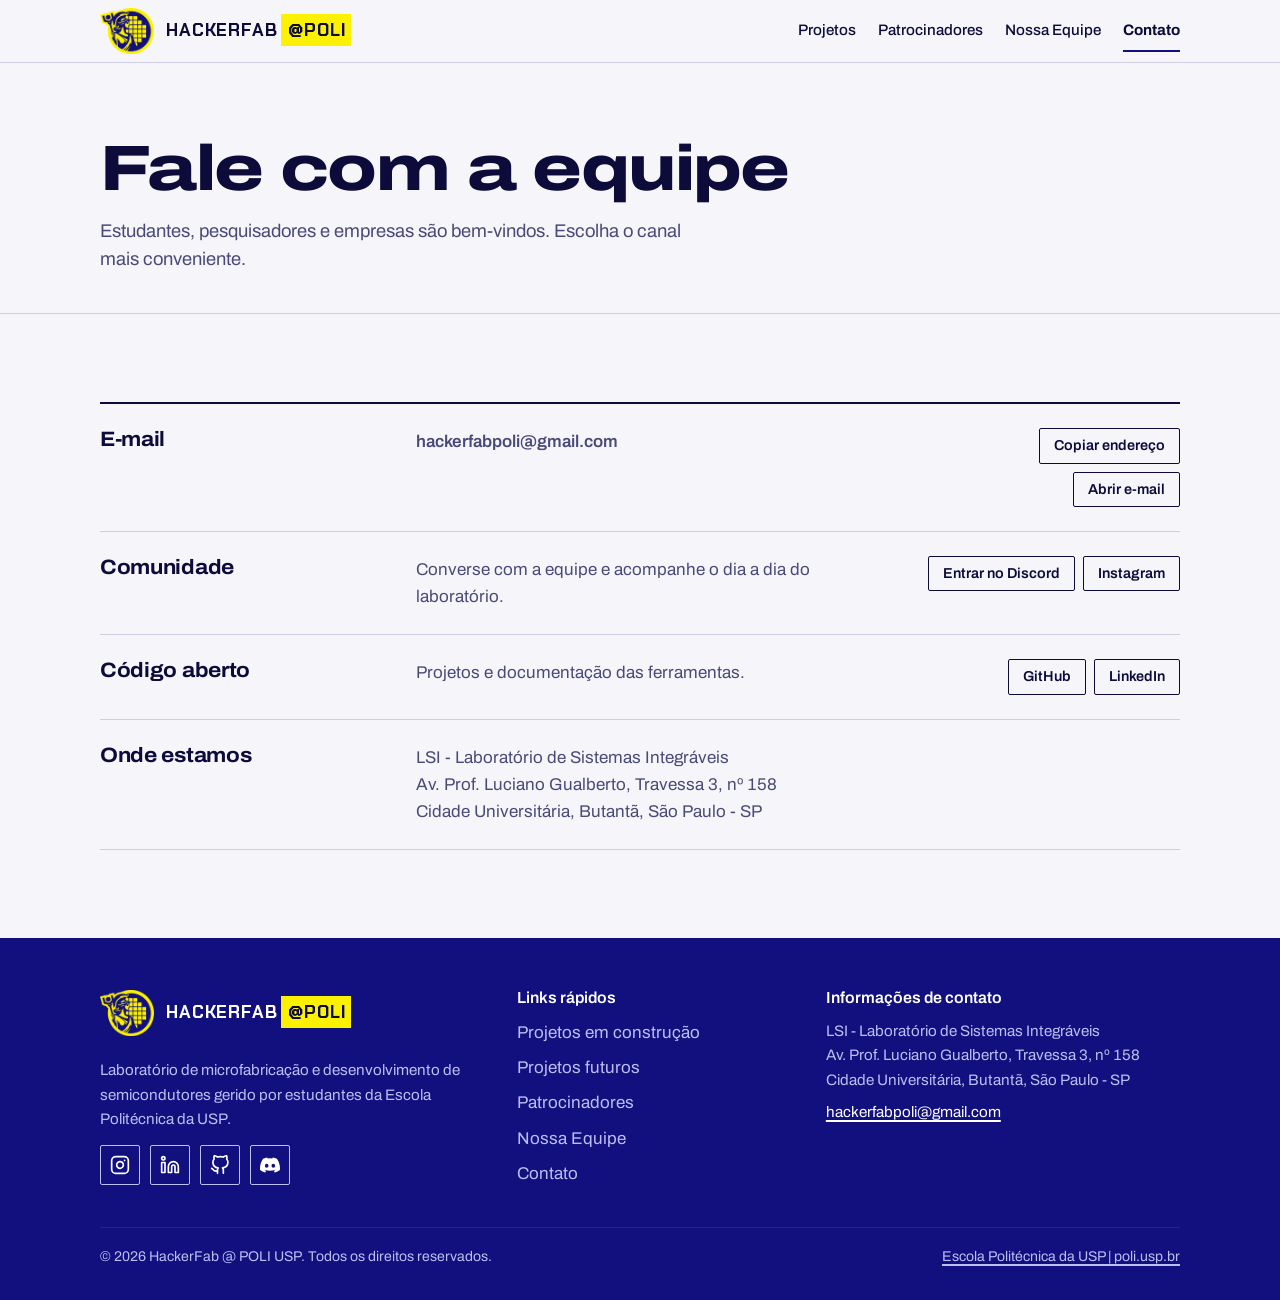
<file: contato.html>
<!doctype html>
<html lang="pt-BR"><head><meta charset="utf-8"><meta name="viewport" content="width=device-width, initial-scale=1">
<title>Contato | HackerFab @ POLI USP</title><meta name="description" content="Canais de contato e endereço da HackerFab@POLI.">
<link rel="preconnect" href="https://fonts.googleapis.com"><link rel="preconnect" href="https://fonts.gstatic.com" crossorigin>
<link rel="icon" type="image/png" href="logo-mark.png">
<link rel="stylesheet" href="https://fonts.googleapis.com/css2?family=Archivo:wdth,wght@62..125,100..900&family=Chakra+Petch:wght@600;700&display=swap"><link rel="stylesheet" href="style.css"></head>
<body>
<header class="topbar"><div class="wrap">
  <a class="brand" href="index.html" aria-label="HackerFab@POLI, página inicial"><img src="logo-mark.png" alt="" width="54" height="46"><span>HackerFab<b>@POLI</b></span></a>
  <nav class="nav" aria-label="Principal"><a href="index.html#projetos">Projetos</a><a href="patrocinadores.html">Patrocinadores</a><a href="equipe.html">Nossa Equipe</a><a href="contato.html" aria-current="page">Contato</a></nav>
</div></header>
<main>
<section class="page-head"><div class="wrap"><h1>Fale com a equipe</h1>
<p class="lead">Estudantes, pesquisadores e empresas são bem-vindos. Escolha o canal mais conveniente.</p></div></section>
<section class="block last"><div class="wrap"><div class="rl">
  <div class="rl-row"><h3>E-mail</h3><p class="val" id="mail">hackerfabpoli@gmail.com</p><div class="acts"><button class="btn sm" id="copy" type="button">Copiar endereço</button><a class="btn sm" href="mailto:hackerfabpoli@gmail.com">Abrir e-mail</a></div></div>
  <div class="rl-row"><h3>Comunidade</h3><p>Converse com a equipe e acompanhe o dia a dia do laboratório.</p><div class="acts"><a class="btn sm" href="https://discord.gg/yFaW3Zs4aP" target="_blank" rel="noopener">Entrar no Discord</a><a class="btn sm" href="https://www.instagram.com/hackerfab_poli" target="_blank" rel="noopener">Instagram</a></div></div>
  <div class="rl-row"><h3>Código aberto</h3><p>Projetos e documentação das ferramentas.</p><div class="acts"><a class="btn sm" href="https://github.com/hacker-fab" target="_blank" rel="noopener">GitHub</a><a class="btn sm" href="https://linkedin.com" target="_blank" rel="noopener">LinkedIn</a></div></div>
  <div class="rl-row"><h3>Onde estamos</h3><address>LSI - Laboratório de Sistemas Integráveis<br>Av. Prof. Luciano Gualberto, Travessa 3, nº 158<br>Cidade Universitária, Butantã, São Paulo - SP</address><span></span></div>
</div></div></section>
<script>
(function(){var b=document.getElementById('copy'),m=document.getElementById('mail');if(!b)return;
b.addEventListener('click',function(){var t=m.textContent;
function ok(){b.textContent='Endereço copiado';setTimeout(function(){b.textContent='Copiar endereço'},2000)}
function sel(){var r=document.createRange();r.selectNodeContents(m);var s=getSelection();s.removeAllRanges();s.addRange(r);b.textContent='Selecionado, use Ctrl+C'}
if(navigator.clipboard&&navigator.clipboard.writeText){navigator.clipboard.writeText(t).then(ok,sel)}else{sel()}})})();
</script></main>
<footer class="foot-site"><div class="wrap">
  <div class="cols">
    <div><a class="brand" href="index.html" aria-label="HackerFab@POLI, página inicial"><img src="logo-mark.png" alt="" width="54" height="46"><span>HackerFab<b>@POLI</b></span></a>
      <p class="about">Laboratório de microfabricação e desenvolvimento de semicondutores gerido por estudantes da Escola Politécnica da USP.</p>
      <div class="social"><a href="https://www.instagram.com/hackerfab_poli" target="_blank" rel="noopener noreferrer" aria-label="Instagram" title="Instagram"><svg viewBox="0 0 24 24" fill="none" stroke="currentColor" stroke-width="2" stroke-linecap="round" stroke-linejoin="round" aria-hidden="true"><rect x="2" y="2" width="20" height="20" rx="5" ry="5"/><path d="M16 11.37A4 4 0 1 1 12.63 8 4 4 0 0 1 16 11.37z"/><line x1="17.5" y1="6.5" x2="17.51" y2="6.5"/></svg></a><a href="https://linkedin.com" target="_blank" rel="noopener noreferrer" aria-label="LinkedIn" title="LinkedIn"><svg viewBox="0 0 24 24" fill="none" stroke="currentColor" stroke-width="2" stroke-linecap="round" stroke-linejoin="round" aria-hidden="true"><path d="M16 8a6 6 0 0 1 6 6v7h-4v-7a2 2 0 0 0-2-2 2 2 0 0 0-2 2v7h-4v-7a6 6 0 0 1 6-6z"/><rect x="2" y="9" width="4" height="12"/><circle cx="4" cy="4" r="2"/></svg></a><a href="https://github.com/hacker-fab" target="_blank" rel="noopener noreferrer" aria-label="GitHub" title="GitHub"><svg viewBox="0 0 24 24" fill="none" stroke="currentColor" stroke-width="2" stroke-linecap="round" stroke-linejoin="round" aria-hidden="true"><path d="M9 19c-5 1.5-5-2.5-7-3m14 6v-3.87a3.37 3.37 0 0 0-.94-2.61c3.14-.35 6.44-1.54 6.44-7A5.44 5.44 0 0 0 20 4.77 5.07 5.07 0 0 0 19.91 1S18.73.65 16 2.48a13.38 13.38 0 0 0-7 0C6.27.65 5.09 1 5.09 1A5.07 5.07 0 0 0 5 4.77a5.44 5.44 0 0 0-1.5 3.78c0 5.42 3.3 6.61 6.44 7A3.37 3.37 0 0 0 9 18.13V22"/></svg></a><a href="https://discord.gg/yFaW3Zs4aP" target="_blank" rel="noopener noreferrer" aria-label="Discord" title="Discord"><svg viewBox="0 0 24 24" fill="currentColor" aria-hidden="true"><path d="M20.317 4.37a19.791 19.791 0 0 0-4.885-1.515.074.074 0 0 0-.079.037c-.21.375-.444.864-.608 1.25a18.27 18.27 0 0 0-5.487 0 12.64 12.64 0 0 0-.617-1.25.077.077 0 0 0-.079-.037A19.736 19.736 0 0 0 3.677 4.37a.07.07 0 0 0-.032.027C.533 9.046-.32 13.58.099 18.057a.082.082 0 0 0 .031.057 19.9 19.9 0 0 0 5.993 3.03.078.078 0 0 0 .084-.028c.462-.63.874-1.295 1.226-1.994.021-.041.001-.09-.041-.106a13.107 13.107 0 0 1-1.872-.892.077.077 0 0 1-.008-.128 10.2 10.2 0 0 0 .372-.292.074.074 0 0 1 .077-.01c3.928 1.793 8.18 1.793 12.061 0a.074.074 0 0 1 .078.01c.12.098.246.198.373.292a.077.077 0 0 1-.006.127 12.299 12.299 0 0 1-1.873.892.077.077 0 0 0-.041.107c.36.698.772 1.362 1.225 1.993a.076.076 0 0 0 .084.028 19.839 19.839 0 0 0 6.002-3.03.077.077 0 0 0 .032-.054c.5-5.177-.838-9.674-3.549-13.66a.061.061 0 0 0-.031-.028zM8.02 15.33c-1.183 0-2.157-1.085-2.157-2.419 0-1.333.956-2.419 2.157-2.419 1.21 0 2.176 1.096 2.157 2.42 0 1.333-.956 2.418-2.157 2.418zm7.975 0c-1.183 0-2.157-1.085-2.157-2.419 0-1.333.955-2.419 2.157-2.419 1.21 0 2.176 1.096 2.157 2.42 0 1.333-.946 2.418-2.157 2.418z"/></svg></a></div></div>
    <div><h4>Links rápidos</h4><ul>
      <li><a href="index.html#projetos">Projetos em construção</a></li>
      <li><a href="index.html#futuros">Projetos futuros</a></li>
      <li><a href="patrocinadores.html">Patrocinadores</a></li>
      <li><a href="equipe.html">Nossa Equipe</a></li>
      <li><a href="contato.html">Contato</a></li></ul></div>
    <div><h4>Informações de contato</h4><address>
      <span>LSI - Laboratório de Sistemas Integráveis<br>Av. Prof. Luciano Gualberto, Travessa 3, nº 158<br>Cidade Universitária, Butantã, São Paulo - SP</span>
      <a href="mailto:hackerfabpoli@gmail.com">hackerfabpoli@gmail.com</a></address></div>
  </div>
  <div class="legal"><span>© 2026 HackerFab @ POLI USP. Todos os direitos reservados.</span><a href="https://www.poli.usp.br" target="_blank" rel="noopener noreferrer">Escola Politécnica da USP | poli.usp.br</a></div>
</div></footer>
</body></html>
</file>
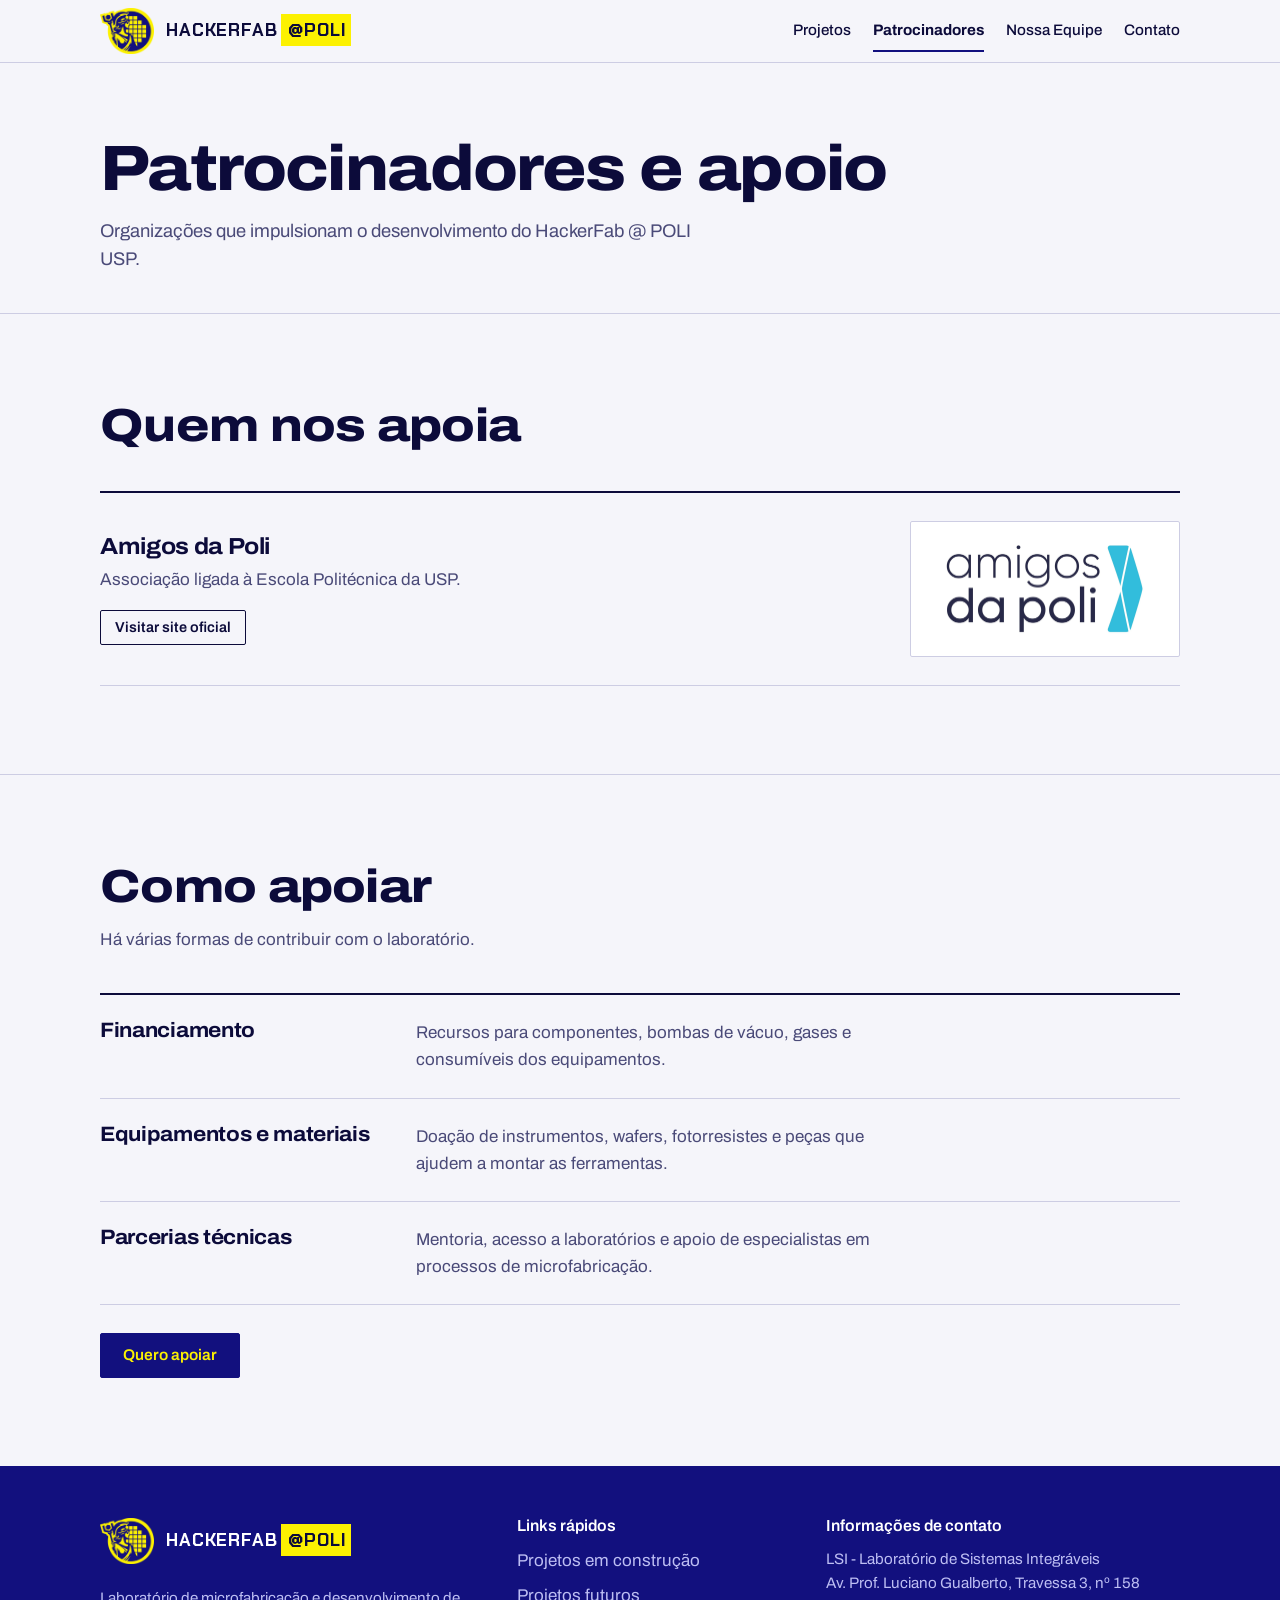
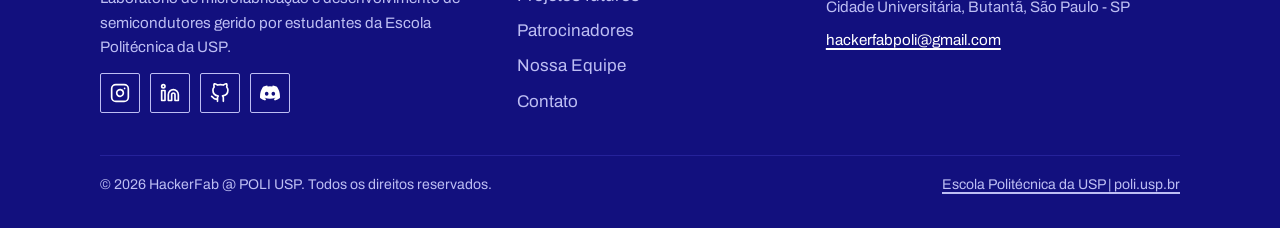
<file: patrocinadores.html>
<!doctype html>
<html lang="pt-BR"><head><meta charset="utf-8"><meta name="viewport" content="width=device-width, initial-scale=1">
<title>Patrocinadores | HackerFab @ POLI USP</title><meta name="description" content="Organizações que apoiam a HackerFab@POLI e como apoiar.">
<link rel="preconnect" href="https://fonts.googleapis.com"><link rel="preconnect" href="https://fonts.gstatic.com" crossorigin>
<link rel="icon" type="image/png" href="logo-mark.png">
<link rel="stylesheet" href="https://fonts.googleapis.com/css2?family=Archivo:wdth,wght@62..125,100..900&family=Chakra+Petch:wght@600;700&display=swap"><link rel="stylesheet" href="style.css"></head>
<body>
<header class="topbar"><div class="wrap">
  <a class="brand" href="index.html" aria-label="HackerFab@POLI, página inicial"><img src="logo-mark.png" alt="" width="54" height="46"><span>HackerFab<b>@POLI</b></span></a>
  <nav class="nav" aria-label="Principal"><a href="index.html#projetos">Projetos</a><a href="patrocinadores.html" aria-current="page">Patrocinadores</a><a href="equipe.html">Nossa Equipe</a><a href="contato.html">Contato</a></nav>
</div></header>
<main>
<section class="page-head"><div class="wrap"><h1 class="long">Patrocinadores e apoio</h1>
<p class="lead">Organizações que impulsionam o desenvolvimento do HackerFab @ POLI USP.</p></div></section>
<section class="block"><div class="wrap"><div class="sec-head"><h2>Quem nos apoia</h2></div>
<div class="rl"><div class="sponsor"><div class="info"><h3>Amigos da Poli</h3><p>Associação ligada à Escola Politécnica da USP.</p>
  <div class="acts"><a class="btn sm" href="https://amigosdapoli.com.br/" target="_blank" rel="noopener noreferrer">Visitar site oficial</a></div></div>
  <a class="plate" href="https://amigosdapoli.com.br/" target="_blank" rel="noopener noreferrer" tabindex="-1" aria-hidden="true"><img src="amigos-da-poli.png" alt="Amigos da Poli" width="800" height="361" decoding="async"><span class="name" hidden>Amigos da Poli</span></a></div></div></div></section>
<section class="block last"><div class="wrap"><div class="sec-head"><h2>Como apoiar</h2><p>Há várias formas de contribuir com o laboratório.</p></div>
<div class="rl">
  <div class="rl-row"><h3>Financiamento</h3><p>Recursos para componentes, bombas de vácuo, gases e consumíveis dos equipamentos.</p><span></span></div>
  <div class="rl-row"><h3>Equipamentos e materiais</h3><p>Doação de instrumentos, wafers, fotorresistes e peças que ajudem a montar as ferramentas.</p><span></span></div>
  <div class="rl-row"><h3>Parcerias técnicas</h3><p>Mentoria, acesso a laboratórios e apoio de especialistas em processos de microfabricação.</p><span></span></div>
</div><div style="margin-top:28px"><a class="btn primary" href="contato.html">Quero apoiar</a></div></div></section><script>
(function(){[].forEach.call(document.querySelectorAll('.plate img'),function(im){
  function fail(){im.hidden=true;var n=im.parentNode.querySelector('.name');if(n)n.hidden=false}
  if(im.complete&&im.naturalWidth===0)fail();else im.addEventListener('error',fail);
})})();
</script></main>
<footer class="foot-site"><div class="wrap">
  <div class="cols">
    <div><a class="brand" href="index.html" aria-label="HackerFab@POLI, página inicial"><img src="logo-mark.png" alt="" width="54" height="46"><span>HackerFab<b>@POLI</b></span></a>
      <p class="about">Laboratório de microfabricação e desenvolvimento de semicondutores gerido por estudantes da Escola Politécnica da USP.</p>
      <div class="social"><a href="https://www.instagram.com/hackerfab_poli" target="_blank" rel="noopener noreferrer" aria-label="Instagram" title="Instagram"><svg viewBox="0 0 24 24" fill="none" stroke="currentColor" stroke-width="2" stroke-linecap="round" stroke-linejoin="round" aria-hidden="true"><rect x="2" y="2" width="20" height="20" rx="5" ry="5"/><path d="M16 11.37A4 4 0 1 1 12.63 8 4 4 0 0 1 16 11.37z"/><line x1="17.5" y1="6.5" x2="17.51" y2="6.5"/></svg></a><a href="https://linkedin.com" target="_blank" rel="noopener noreferrer" aria-label="LinkedIn" title="LinkedIn"><svg viewBox="0 0 24 24" fill="none" stroke="currentColor" stroke-width="2" stroke-linecap="round" stroke-linejoin="round" aria-hidden="true"><path d="M16 8a6 6 0 0 1 6 6v7h-4v-7a2 2 0 0 0-2-2 2 2 0 0 0-2 2v7h-4v-7a6 6 0 0 1 6-6z"/><rect x="2" y="9" width="4" height="12"/><circle cx="4" cy="4" r="2"/></svg></a><a href="https://github.com/hacker-fab" target="_blank" rel="noopener noreferrer" aria-label="GitHub" title="GitHub"><svg viewBox="0 0 24 24" fill="none" stroke="currentColor" stroke-width="2" stroke-linecap="round" stroke-linejoin="round" aria-hidden="true"><path d="M9 19c-5 1.5-5-2.5-7-3m14 6v-3.87a3.37 3.37 0 0 0-.94-2.61c3.14-.35 6.44-1.54 6.44-7A5.44 5.44 0 0 0 20 4.77 5.07 5.07 0 0 0 19.91 1S18.73.65 16 2.48a13.38 13.38 0 0 0-7 0C6.27.65 5.09 1 5.09 1A5.07 5.07 0 0 0 5 4.77a5.44 5.44 0 0 0-1.5 3.78c0 5.42 3.3 6.61 6.44 7A3.37 3.37 0 0 0 9 18.13V22"/></svg></a><a href="https://discord.gg/yFaW3Zs4aP" target="_blank" rel="noopener noreferrer" aria-label="Discord" title="Discord"><svg viewBox="0 0 24 24" fill="currentColor" aria-hidden="true"><path d="M20.317 4.37a19.791 19.791 0 0 0-4.885-1.515.074.074 0 0 0-.079.037c-.21.375-.444.864-.608 1.25a18.27 18.27 0 0 0-5.487 0 12.64 12.64 0 0 0-.617-1.25.077.077 0 0 0-.079-.037A19.736 19.736 0 0 0 3.677 4.37a.07.07 0 0 0-.032.027C.533 9.046-.32 13.58.099 18.057a.082.082 0 0 0 .031.057 19.9 19.9 0 0 0 5.993 3.03.078.078 0 0 0 .084-.028c.462-.63.874-1.295 1.226-1.994.021-.041.001-.09-.041-.106a13.107 13.107 0 0 1-1.872-.892.077.077 0 0 1-.008-.128 10.2 10.2 0 0 0 .372-.292.074.074 0 0 1 .077-.01c3.928 1.793 8.18 1.793 12.061 0a.074.074 0 0 1 .078.01c.12.098.246.198.373.292a.077.077 0 0 1-.006.127 12.299 12.299 0 0 1-1.873.892.077.077 0 0 0-.041.107c.36.698.772 1.362 1.225 1.993a.076.076 0 0 0 .084.028 19.839 19.839 0 0 0 6.002-3.03.077.077 0 0 0 .032-.054c.5-5.177-.838-9.674-3.549-13.66a.061.061 0 0 0-.031-.028zM8.02 15.33c-1.183 0-2.157-1.085-2.157-2.419 0-1.333.956-2.419 2.157-2.419 1.21 0 2.176 1.096 2.157 2.42 0 1.333-.956 2.418-2.157 2.418zm7.975 0c-1.183 0-2.157-1.085-2.157-2.419 0-1.333.955-2.419 2.157-2.419 1.21 0 2.176 1.096 2.157 2.42 0 1.333-.946 2.418-2.157 2.418z"/></svg></a></div></div>
    <div><h4>Links rápidos</h4><ul>
      <li><a href="index.html#projetos">Projetos em construção</a></li>
      <li><a href="index.html#futuros">Projetos futuros</a></li>
      <li><a href="patrocinadores.html">Patrocinadores</a></li>
      <li><a href="equipe.html">Nossa Equipe</a></li>
      <li><a href="contato.html">Contato</a></li></ul></div>
    <div><h4>Informações de contato</h4><address>
      <span>LSI - Laboratório de Sistemas Integráveis<br>Av. Prof. Luciano Gualberto, Travessa 3, nº 158<br>Cidade Universitária, Butantã, São Paulo - SP</span>
      <a href="mailto:hackerfabpoli@gmail.com">hackerfabpoli@gmail.com</a></address></div>
  </div>
  <div class="legal"><span>© 2026 HackerFab @ POLI USP. Todos os direitos reservados.</span><a href="https://www.poli.usp.br" target="_blank" rel="noopener noreferrer">Escola Politécnica da USP | poli.usp.br</a></div>
</div></footer>
</body></html>
</file>
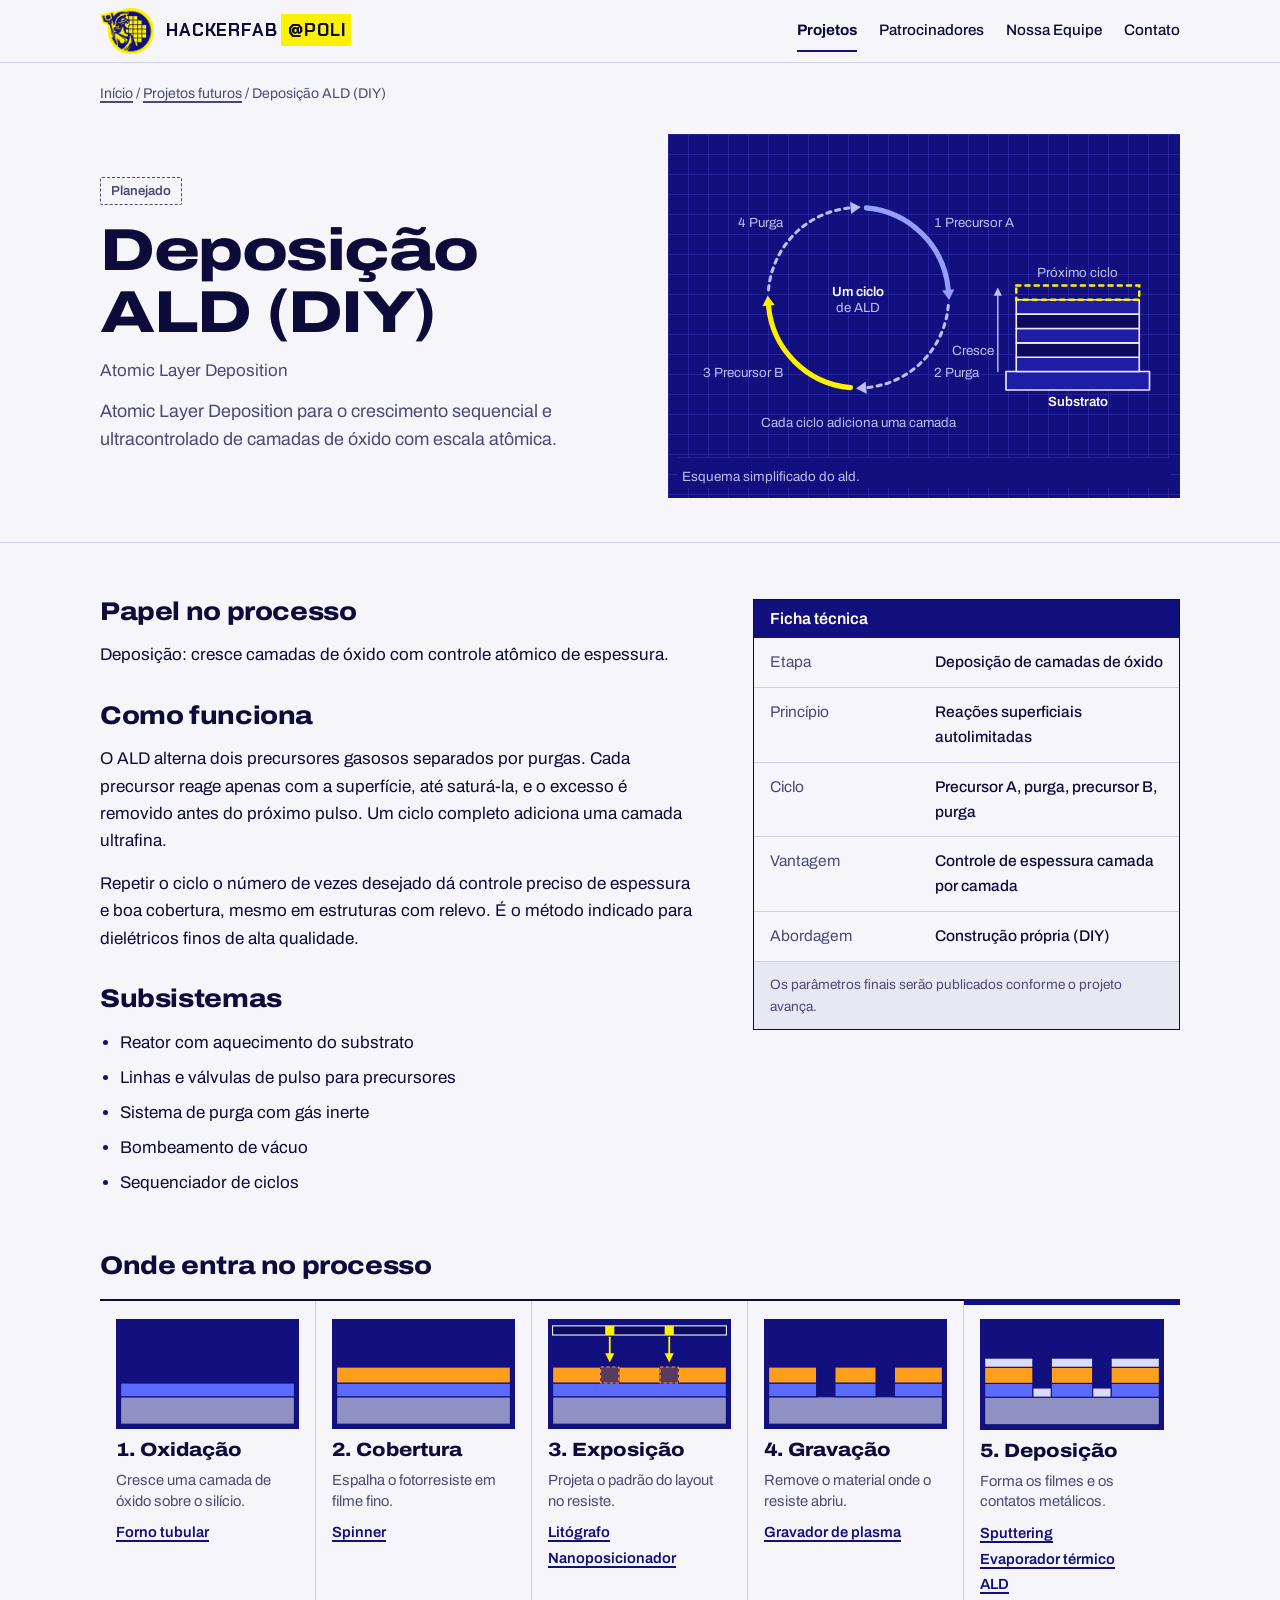
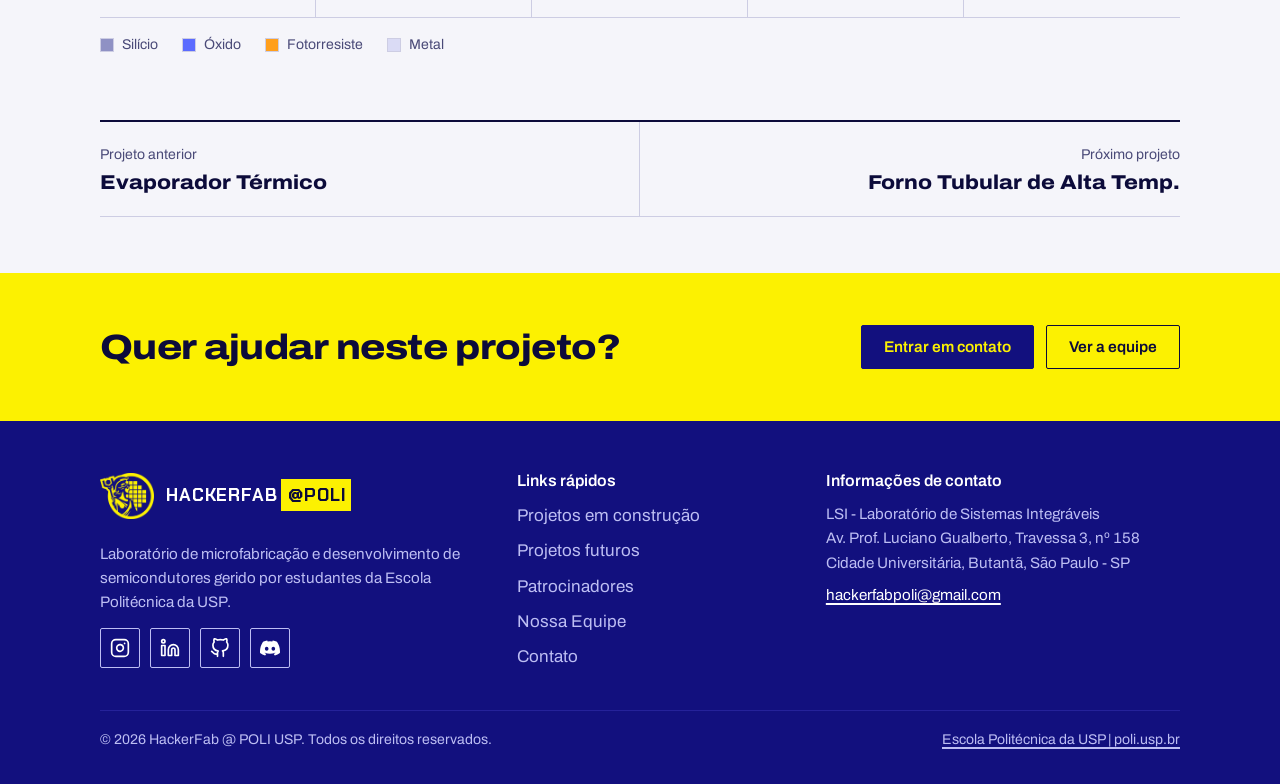
<file: projeto-ald.html>
<!doctype html>
<html lang="pt-BR"><head><meta charset="utf-8"><meta name="viewport" content="width=device-width, initial-scale=1">
<title>Deposição ALD (DIY) | HackerFab @ POLI USP</title><meta name="description" content="Atomic Layer Deposition para o crescimento sequencial e ultracontrolado de camadas de óxido com escala atômica.">
<link rel="preconnect" href="https://fonts.googleapis.com"><link rel="preconnect" href="https://fonts.gstatic.com" crossorigin>
<link rel="icon" type="image/png" href="logo-mark.png">
<link rel="stylesheet" href="https://fonts.googleapis.com/css2?family=Archivo:wdth,wght@62..125,100..900&family=Chakra+Petch:wght@600;700&display=swap"><link rel="stylesheet" href="style.css"></head>
<body>
<header class="topbar"><div class="wrap">
  <a class="brand" href="index.html" aria-label="HackerFab@POLI, página inicial"><img src="logo-mark.png" alt="" width="54" height="46"><span>HackerFab<b>@POLI</b></span></a>
  <nav class="nav" aria-label="Principal"><a href="index.html#projetos" aria-current="page">Projetos</a><a href="patrocinadores.html">Patrocinadores</a><a href="equipe.html">Nossa Equipe</a><a href="contato.html">Contato</a></nav>
</div></header>
<main>
<div class="wrap crumbs"><a href="index.html">Início</a> / <a href="index.html#futuros">Projetos futuros</a> / Deposição ALD (DIY)</div>
<section class="proj-head"><div class="wrap">
  <div class="text"><span class="chip plan">Planejado</span><h1>Deposição ALD (DIY)</h1><span class="en">Atomic Layer Deposition</span><p class="lead">Atomic Layer Deposition para o crescimento sequencial e ultracontrolado de camadas de óxido com escala atômica.</p></div>
  <figure class="sheet-fig"><svg class="sch" viewBox="0 0 480 300" role="img" aria-label="Esquema de deposição ALD: precursor A, purga, precursor B, purga e crescimento camada por camada" xmlns="http://www.w3.org/2000/svg">
    <path class="ac" style="stroke-width:5" d="M183.7 62.3 A88 88 0 0 1 263.7 142.3"/><polygon class="acf" points="264.5,152.3 269.6,141.8 257.7,142.9"/>
    <path class="mu dash" style="stroke-width:3" d="M263.7 157.7 A88 88 0 0 1 183.7 237.7"/><polygon class="muf" points="173.7,238.5 184.2,243.6 183.1,231.7"/>
    <path class="am" style="stroke-width:5" d="M168.3 237.7 A88 88 0 0 1 88.3 157.7"/><polygon class="amf" points="87.5,147.7 82.4,158.2 94.3,157.1"/>
    <path class="mu dash" style="stroke-width:3" d="M88.3 142.3 A88 88 0 0 1 168.3 62.3"/><polygon class="muf" points="178.3,61.5 167.8,56.4 168.9,68.3"/>
    <text x="249.5" y="80.5" text-anchor="start">1 Precursor A</text><text x="249.5" y="227.5" text-anchor="start">2 Purga</text><text x="102.5" y="227.5" text-anchor="end">3 Precursor B</text><text x="102.5" y="80.5" text-anchor="end">4 Purga</text>
    <text class="b" x="176" y="148" text-anchor="middle">Um ciclo</text><text x="176" y="164" text-anchor="middle">de ALD</text>
    <rect class="fl" x="320" y="222" width="140" height="18"/><text class="b" x="390" y="256" text-anchor="middle">Substrato</text>
    <rect class="fl" x="330" y="208" width="120" height="14"/><rect class="bg" x="330" y="194" width="120" height="14"/><rect class="fl" x="330" y="180" width="120" height="14"/><rect class="bg" x="330" y="166" width="120" height="14"/><rect class="fl" x="330" y="152" width="120" height="14"/>
    <rect class="am dash" x="330" y="138" width="120" height="14"/><text x="390" y="130" text-anchor="middle">Próximo ciclo</text>
    <line class="mu" x1="312" y1="222" x2="312" y2="148"/><polygon class="muf" points="312,140 308,148 316,148"/><text x="308" y="206" text-anchor="end">Cresce</text>
    <text x="176" y="276" text-anchor="middle">Cada ciclo adiciona uma camada</text></svg><figcaption>Esquema simplificado do ald.</figcaption></figure>
</div></section>
<div class="wrap proj-body">
  <div class="prose"><h2>Papel no processo</h2><p>Deposição: cresce camadas de óxido com controle atômico de espessura.</p>
    <h2>Como funciona</h2><p>O ALD alterna dois precursores gasosos separados por purgas. Cada precursor reage apenas com a superfície, até saturá-la, e o excesso é removido antes do próximo pulso. Um ciclo completo adiciona uma camada ultrafina.</p><p>Repetir o ciclo o número de vezes desejado dá controle preciso de espessura e boa cobertura, mesmo em estruturas com relevo. É o método indicado para dielétricos finos de alta qualidade.</p>
    <h2>Subsistemas</h2><ul><li>Reator com aquecimento do substrato</li><li>Linhas e válvulas de pulso para precursores</li><li>Sistema de purga com gás inerte</li><li>Bombeamento de vácuo</li><li>Sequenciador de ciclos</li></ul></div>
  <aside class="sheet" aria-label="Ficha técnica"><h2>Ficha técnica</h2><dl><div class="row"><dt>Etapa</dt><dd>Deposição de camadas de óxido</dd></div><div class="row"><dt>Princípio</dt><dd>Reações superficiais autolimitadas</dd></div><div class="row"><dt>Ciclo</dt><dd>Precursor A, purga, precursor B, purga</dd></div><div class="row"><dt>Vantagem</dt><dd>Controle de espessura camada por camada</dd></div><div class="row"><dt>Abordagem</dt><dd>Construção própria (DIY)</dd></div></dl>
    <div class="foot">Os parâmetros finais serão publicados conforme o projeto avança.</div></aside>
</div>


<section class="wrap" style="padding-bottom:16px"><div class="sec-head" style="margin-bottom:20px"><h2 style="font-size:1.6rem;font-stretch:112%">Onde entra no processo</h2></div><ol class="flow"><li><svg class="xs" viewBox="0 0 160 96" aria-hidden="true" xmlns="http://www.w3.org/2000/svg"><rect class="si" x="4" y="68" width="152" height="24"/><rect class="ox" x="4" y="56" width="152" height="12"/></svg><p class="t">1. Oxidação</p><p class="d">Cresce uma camada de óxido sobre o silício.</p>
    <div class="tools"><a href="projeto-forno.html">Forno tubular</a></div></li><li><svg class="xs" viewBox="0 0 160 96" aria-hidden="true" xmlns="http://www.w3.org/2000/svg"><rect class="si" x="4" y="68" width="152" height="24"/><rect class="ox" x="4" y="56" width="152" height="12"/><rect class="rs" x="4" y="42" width="152" height="14"/></svg><p class="t">2. Cobertura</p><p class="d">Espalha o fotorresiste em filme fino.</p>
    <div class="tools"><a href="projeto-spinner.html">Spinner</a></div></li><li><svg class="xs" viewBox="0 0 160 96" aria-hidden="true" xmlns="http://www.w3.org/2000/svg"><rect class="si" x="4" y="68" width="152" height="24"/><rect class="ox" x="4" y="56" width="152" height="12"/><rect class="rs" x="4" y="42" width="42" height="14"/><rect class="rs" x="62" y="42" width="36" height="14"/><rect class="rs" x="114" y="42" width="42" height="14"/><rect class="rx" x="46" y="42" width="16" height="14"/><rect class="rx" x="98" y="42" width="16" height="14"/><rect class="mod" x="4" y="6" width="152" height="8"/><rect class="pxon" x="50" y="6" width="8" height="8"/><rect class="pxon" x="102" y="6" width="8" height="8"/><line class="uv" x1="54" y1="16" x2="54" y2="31"/><polygon class="uvf" points="54,38 50,30 58,30"/><line class="uv" x1="106" y1="16" x2="106" y2="31"/><polygon class="uvf" points="106,38 102,30 110,30"/></svg><p class="t">3. Exposição</p><p class="d">Projeta o padrão do layout no resiste.</p>
    <div class="tools"><a href="projeto-litografo.html">Litógrafo</a><a href="projeto-nanoposicionador.html">Nanoposicionador</a></div></li><li><svg class="xs" viewBox="0 0 160 96" aria-hidden="true" xmlns="http://www.w3.org/2000/svg"><rect class="si" x="4" y="68" width="152" height="24"/><rect class="ox" x="4" y="56" width="42" height="12"/><rect class="ox" x="62" y="56" width="36" height="12"/><rect class="ox" x="114" y="56" width="42" height="12"/><rect class="rs" x="4" y="42" width="42" height="14"/><rect class="rs" x="62" y="42" width="36" height="14"/><rect class="rs" x="114" y="42" width="42" height="14"/></svg><p class="t">4. Gravação</p><p class="d">Remove o material onde o resiste abriu.</p>
    <div class="tools"><a href="projeto-plasma.html">Gravador de plasma</a></div></li><li aria-current="step"><svg class="xs" viewBox="0 0 160 96" aria-hidden="true" xmlns="http://www.w3.org/2000/svg"><rect class="si" x="4" y="68" width="152" height="24"/><rect class="ox" x="4" y="56" width="42" height="12"/><rect class="ox" x="62" y="56" width="36" height="12"/><rect class="ox" x="114" y="56" width="42" height="12"/><rect class="rs" x="4" y="42" width="42" height="14"/><rect class="rs" x="62" y="42" width="36" height="14"/><rect class="rs" x="114" y="42" width="42" height="14"/><rect class="mt" x="4" y="34" width="42" height="8"/><rect class="mt" x="62" y="34" width="36" height="8"/><rect class="mt" x="114" y="34" width="42" height="8"/><rect class="mt" x="46" y="60" width="16" height="8"/><rect class="mt" x="98" y="60" width="16" height="8"/></svg><p class="t">5. Deposição</p><p class="d">Forma os filmes e os contatos metálicos.</p>
    <div class="tools"><a href="projeto-sputtering.html">Sputtering</a><a href="projeto-evaporador.html">Evaporador térmico</a><a href="projeto-ald.html">ALD</a></div></li></ol>
<div class="legend"><span><i style="background:var(--pn-si)"></i>Silício</span><span><i style="background:var(--pn-ox)"></i>Óxido</span><span><i style="background:var(--pn-resist)"></i>Fotorresiste</span><span><i style="background:var(--pn-silver)"></i>Metal</span></div></section>
<div class="wrap" style="padding-top:40px"><nav class="pager" aria-label="Outros projetos">
  <a href="projeto-evaporador.html"><span class="lbl">Projeto anterior</span><span class="nm">Evaporador Térmico</span></a>
  <a href="projeto-forno.html"><span class="lbl">Próximo projeto</span><span class="nm">Forno Tubular de Alta Temp.</span></a>
</nav></div>
<section class="cta-band"><div class="wrap"><h2>Quer ajudar neste projeto?</h2>
  <div style="display:flex;flex-wrap:wrap;gap:12px"><a class="btn primary" href="contato.html">Entrar em contato</a><a class="btn" href="equipe.html">Ver a equipe</a></div></div></section></main>
<footer class="foot-site"><div class="wrap">
  <div class="cols">
    <div><a class="brand" href="index.html" aria-label="HackerFab@POLI, página inicial"><img src="logo-mark.png" alt="" width="54" height="46"><span>HackerFab<b>@POLI</b></span></a>
      <p class="about">Laboratório de microfabricação e desenvolvimento de semicondutores gerido por estudantes da Escola Politécnica da USP.</p>
      <div class="social"><a href="https://www.instagram.com/hackerfab_poli" target="_blank" rel="noopener noreferrer" aria-label="Instagram" title="Instagram"><svg viewBox="0 0 24 24" fill="none" stroke="currentColor" stroke-width="2" stroke-linecap="round" stroke-linejoin="round" aria-hidden="true"><rect x="2" y="2" width="20" height="20" rx="5" ry="5"/><path d="M16 11.37A4 4 0 1 1 12.63 8 4 4 0 0 1 16 11.37z"/><line x1="17.5" y1="6.5" x2="17.51" y2="6.5"/></svg></a><a href="https://linkedin.com" target="_blank" rel="noopener noreferrer" aria-label="LinkedIn" title="LinkedIn"><svg viewBox="0 0 24 24" fill="none" stroke="currentColor" stroke-width="2" stroke-linecap="round" stroke-linejoin="round" aria-hidden="true"><path d="M16 8a6 6 0 0 1 6 6v7h-4v-7a2 2 0 0 0-2-2 2 2 0 0 0-2 2v7h-4v-7a6 6 0 0 1 6-6z"/><rect x="2" y="9" width="4" height="12"/><circle cx="4" cy="4" r="2"/></svg></a><a href="https://github.com/hacker-fab" target="_blank" rel="noopener noreferrer" aria-label="GitHub" title="GitHub"><svg viewBox="0 0 24 24" fill="none" stroke="currentColor" stroke-width="2" stroke-linecap="round" stroke-linejoin="round" aria-hidden="true"><path d="M9 19c-5 1.5-5-2.5-7-3m14 6v-3.87a3.37 3.37 0 0 0-.94-2.61c3.14-.35 6.44-1.54 6.44-7A5.44 5.44 0 0 0 20 4.77 5.07 5.07 0 0 0 19.91 1S18.73.65 16 2.48a13.38 13.38 0 0 0-7 0C6.27.65 5.09 1 5.09 1A5.07 5.07 0 0 0 5 4.77a5.44 5.44 0 0 0-1.5 3.78c0 5.42 3.3 6.61 6.44 7A3.37 3.37 0 0 0 9 18.13V22"/></svg></a><a href="https://discord.gg/yFaW3Zs4aP" target="_blank" rel="noopener noreferrer" aria-label="Discord" title="Discord"><svg viewBox="0 0 24 24" fill="currentColor" aria-hidden="true"><path d="M20.317 4.37a19.791 19.791 0 0 0-4.885-1.515.074.074 0 0 0-.079.037c-.21.375-.444.864-.608 1.25a18.27 18.27 0 0 0-5.487 0 12.64 12.64 0 0 0-.617-1.25.077.077 0 0 0-.079-.037A19.736 19.736 0 0 0 3.677 4.37a.07.07 0 0 0-.032.027C.533 9.046-.32 13.58.099 18.057a.082.082 0 0 0 .031.057 19.9 19.9 0 0 0 5.993 3.03.078.078 0 0 0 .084-.028c.462-.63.874-1.295 1.226-1.994.021-.041.001-.09-.041-.106a13.107 13.107 0 0 1-1.872-.892.077.077 0 0 1-.008-.128 10.2 10.2 0 0 0 .372-.292.074.074 0 0 1 .077-.01c3.928 1.793 8.18 1.793 12.061 0a.074.074 0 0 1 .078.01c.12.098.246.198.373.292a.077.077 0 0 1-.006.127 12.299 12.299 0 0 1-1.873.892.077.077 0 0 0-.041.107c.36.698.772 1.362 1.225 1.993a.076.076 0 0 0 .084.028 19.839 19.839 0 0 0 6.002-3.03.077.077 0 0 0 .032-.054c.5-5.177-.838-9.674-3.549-13.66a.061.061 0 0 0-.031-.028zM8.02 15.33c-1.183 0-2.157-1.085-2.157-2.419 0-1.333.956-2.419 2.157-2.419 1.21 0 2.176 1.096 2.157 2.42 0 1.333-.956 2.418-2.157 2.418zm7.975 0c-1.183 0-2.157-1.085-2.157-2.419 0-1.333.955-2.419 2.157-2.419 1.21 0 2.176 1.096 2.157 2.42 0 1.333-.946 2.418-2.157 2.418z"/></svg></a></div></div>
    <div><h4>Links rápidos</h4><ul>
      <li><a href="index.html#projetos">Projetos em construção</a></li>
      <li><a href="index.html#futuros">Projetos futuros</a></li>
      <li><a href="patrocinadores.html">Patrocinadores</a></li>
      <li><a href="equipe.html">Nossa Equipe</a></li>
      <li><a href="contato.html">Contato</a></li></ul></div>
    <div><h4>Informações de contato</h4><address>
      <span>LSI - Laboratório de Sistemas Integráveis<br>Av. Prof. Luciano Gualberto, Travessa 3, nº 158<br>Cidade Universitária, Butantã, São Paulo - SP</span>
      <a href="mailto:hackerfabpoli@gmail.com">hackerfabpoli@gmail.com</a></address></div>
  </div>
  <div class="legal"><span>© 2026 HackerFab @ POLI USP. Todos os direitos reservados.</span><a href="https://www.poli.usp.br" target="_blank" rel="noopener noreferrer">Escola Politécnica da USP | poli.usp.br</a></div>
</div></footer>
</body></html>
</file>
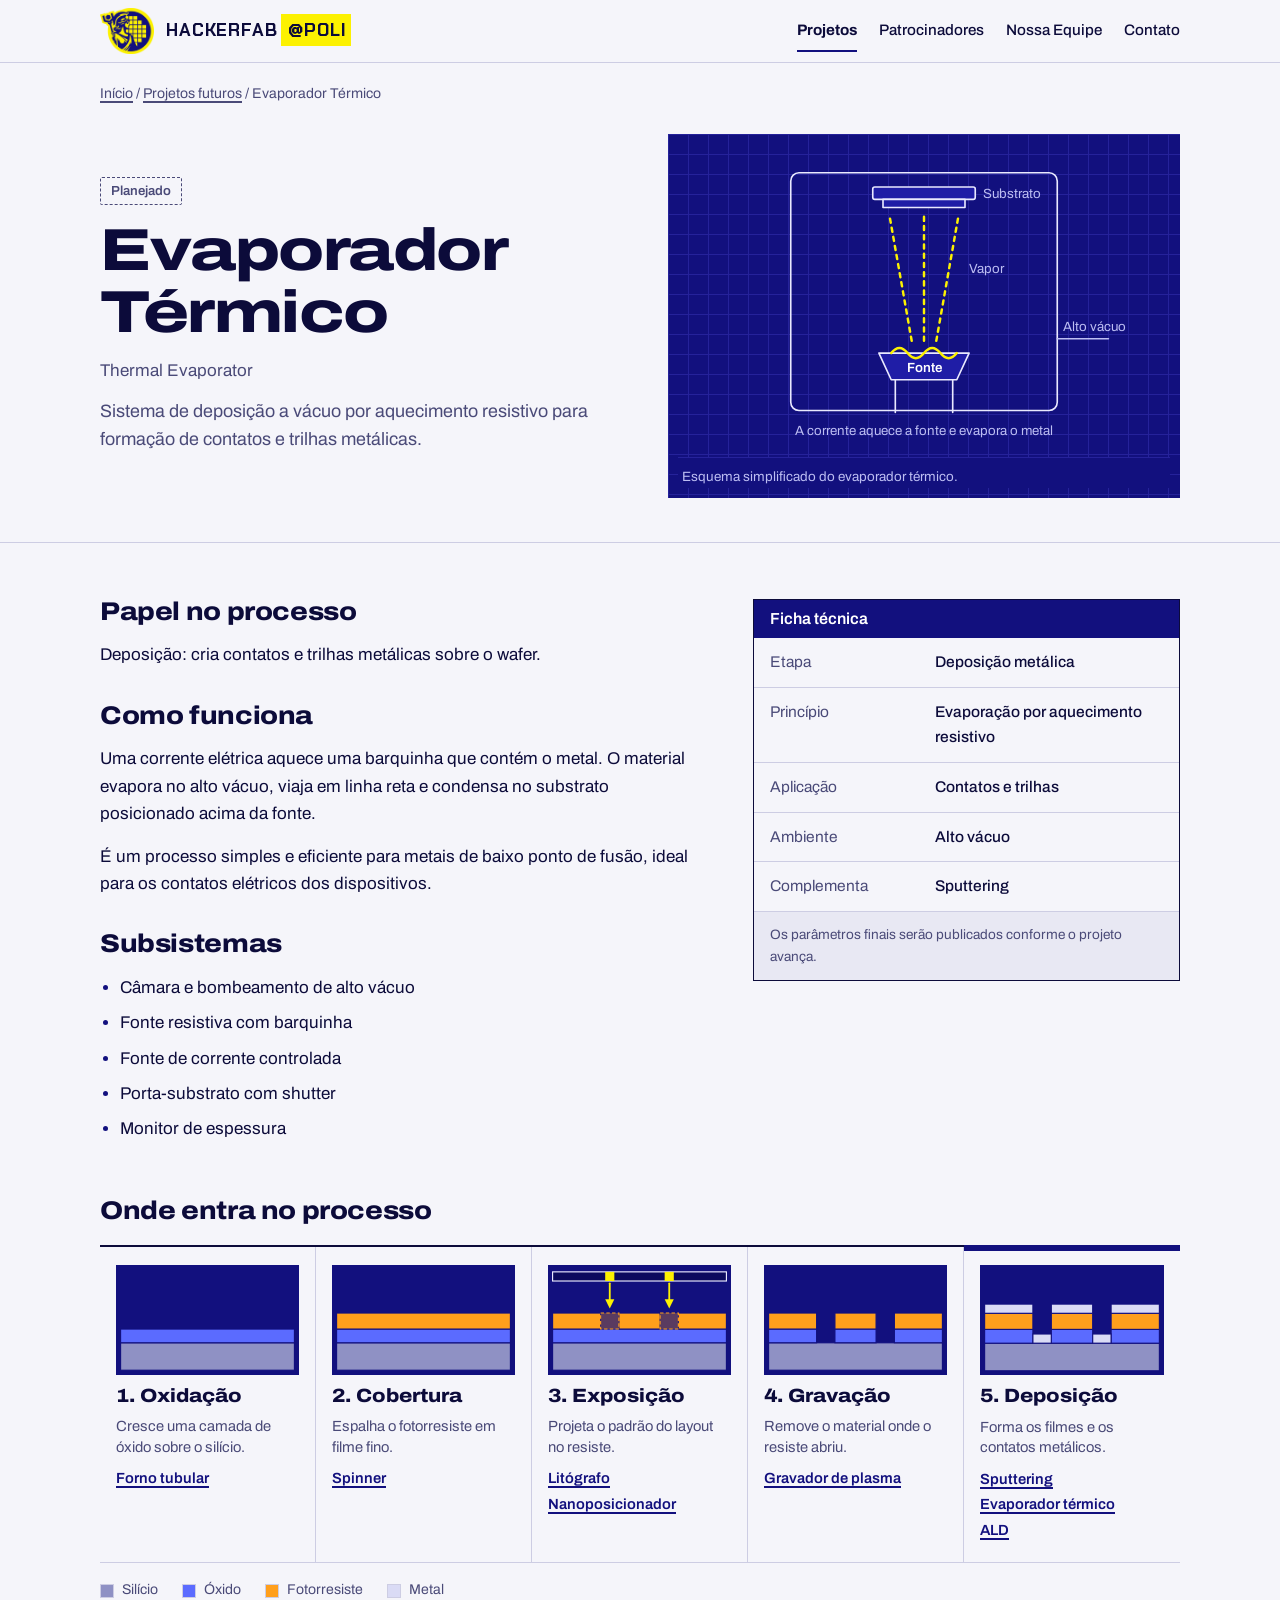
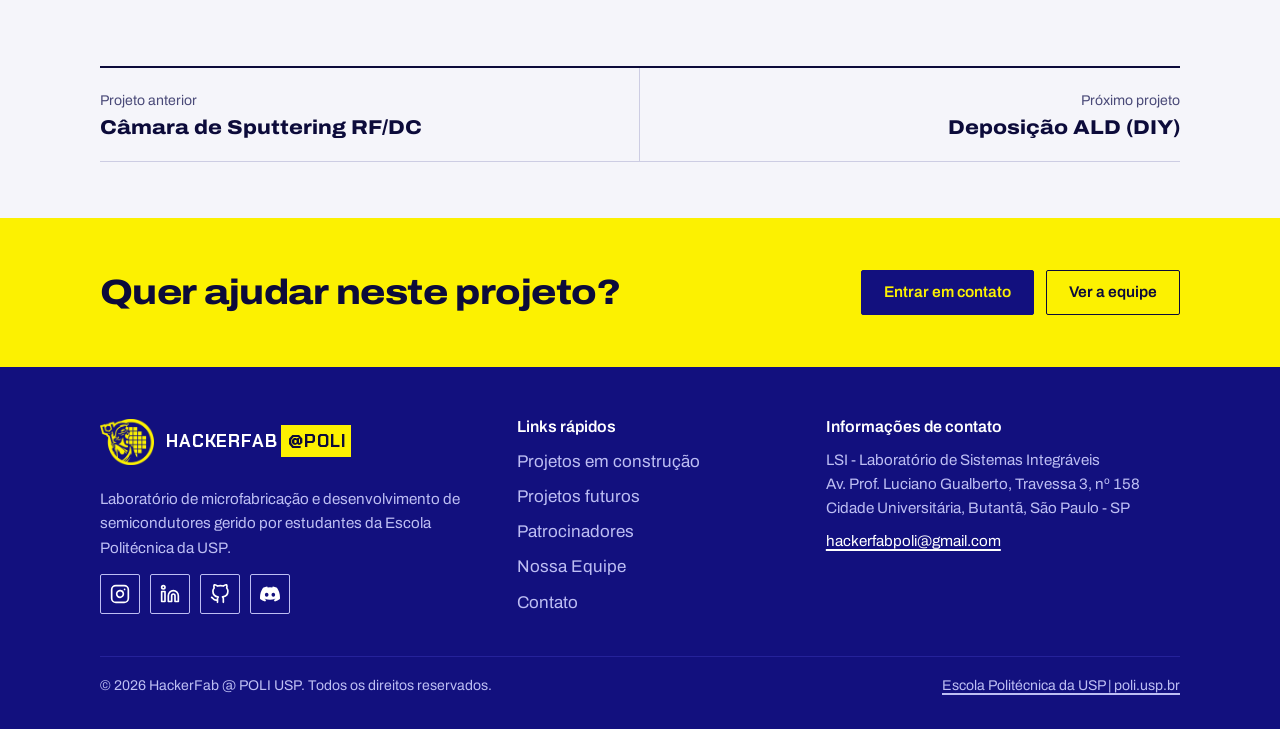
<file: projeto-evaporador.html>
<!doctype html>
<html lang="pt-BR"><head><meta charset="utf-8"><meta name="viewport" content="width=device-width, initial-scale=1">
<title>Evaporador Térmico | HackerFab @ POLI USP</title><meta name="description" content="Sistema de deposição a vácuo por aquecimento resistivo para formação de contatos e trilhas metálicas.">
<link rel="preconnect" href="https://fonts.googleapis.com"><link rel="preconnect" href="https://fonts.gstatic.com" crossorigin>
<link rel="icon" type="image/png" href="logo-mark.png">
<link rel="stylesheet" href="https://fonts.googleapis.com/css2?family=Archivo:wdth,wght@62..125,100..900&family=Chakra+Petch:wght@600;700&display=swap"><link rel="stylesheet" href="style.css"></head>
<body>
<header class="topbar"><div class="wrap">
  <a class="brand" href="index.html" aria-label="HackerFab@POLI, página inicial"><img src="logo-mark.png" alt="" width="54" height="46"><span>HackerFab<b>@POLI</b></span></a>
  <nav class="nav" aria-label="Principal"><a href="index.html#projetos" aria-current="page">Projetos</a><a href="patrocinadores.html">Patrocinadores</a><a href="equipe.html">Nossa Equipe</a><a href="contato.html">Contato</a></nav>
</div></header>
<main>
<div class="wrap crumbs"><a href="index.html">Início</a> / <a href="index.html#futuros">Projetos futuros</a> / Evaporador Térmico</div>
<section class="proj-head"><div class="wrap">
  <div class="text"><span class="chip plan">Planejado</span><h1>Evaporador Térmico</h1><span class="en">Thermal Evaporator</span><p class="lead">Sistema de deposição a vácuo por aquecimento resistivo para formação de contatos e trilhas metálicas.</p></div>
  <figure class="sheet-fig"><svg class="sch" viewBox="0 0 480 300" role="img" aria-label="Esquema do evaporador térmico: fonte aquecida, vapor metálico e substrato" xmlns="http://www.w3.org/2000/svg">
    <rect class="ln" x="110" y="28" width="260" height="232" rx="8"/>
    <rect class="fl" x="190" y="42" width="100" height="12" rx="2"/><rect class="fl" x="200" y="54" width="80" height="8"/><text x="298" y="53" text-anchor="start">Substrato</text>
    <path class="am dash" d="M228 192 L206 68"/><path class="am dash" d="M240 192 L240 68"/><path class="am dash" d="M252 192 L274 68"/>
    <text x="284" y="126" text-anchor="start">Vapor</text>
    <path class="fl" d="M196 204 L284 204 L272 230 L208 230 Z"/><text class="b" x="240" y="222" text-anchor="middle">Fonte</text>
    <path class="am" d="M208 204 q8 -10 16 0 t16 0 t16 0 t16 0"/>
    <line class="ln" x1="212" y1="230" x2="212" y2="262"/><line class="ln" x1="268" y1="230" x2="268" y2="262"/>
    <path class="mu" d="M370 190 H420"/><text x="376" y="182" text-anchor="start">Alto vácuo</text><text x="240" y="284" text-anchor="middle">A corrente aquece a fonte e evapora o metal</text></svg><figcaption>Esquema simplificado do evaporador térmico.</figcaption></figure>
</div></section>
<div class="wrap proj-body">
  <div class="prose"><h2>Papel no processo</h2><p>Deposição: cria contatos e trilhas metálicas sobre o wafer.</p>
    <h2>Como funciona</h2><p>Uma corrente elétrica aquece uma barquinha que contém o metal. O material evapora no alto vácuo, viaja em linha reta e condensa no substrato posicionado acima da fonte.</p><p>É um processo simples e eficiente para metais de baixo ponto de fusão, ideal para os contatos elétricos dos dispositivos.</p>
    <h2>Subsistemas</h2><ul><li>Câmara e bombeamento de alto vácuo</li><li>Fonte resistiva com barquinha</li><li>Fonte de corrente controlada</li><li>Porta-substrato com shutter</li><li>Monitor de espessura</li></ul></div>
  <aside class="sheet" aria-label="Ficha técnica"><h2>Ficha técnica</h2><dl><div class="row"><dt>Etapa</dt><dd>Deposição metálica</dd></div><div class="row"><dt>Princípio</dt><dd>Evaporação por aquecimento resistivo</dd></div><div class="row"><dt>Aplicação</dt><dd>Contatos e trilhas</dd></div><div class="row"><dt>Ambiente</dt><dd>Alto vácuo</dd></div><div class="row"><dt>Complementa</dt><dd>Sputtering</dd></div></dl>
    <div class="foot">Os parâmetros finais serão publicados conforme o projeto avança.</div></aside>
</div>


<section class="wrap" style="padding-bottom:16px"><div class="sec-head" style="margin-bottom:20px"><h2 style="font-size:1.6rem;font-stretch:112%">Onde entra no processo</h2></div><ol class="flow"><li><svg class="xs" viewBox="0 0 160 96" aria-hidden="true" xmlns="http://www.w3.org/2000/svg"><rect class="si" x="4" y="68" width="152" height="24"/><rect class="ox" x="4" y="56" width="152" height="12"/></svg><p class="t">1. Oxidação</p><p class="d">Cresce uma camada de óxido sobre o silício.</p>
    <div class="tools"><a href="projeto-forno.html">Forno tubular</a></div></li><li><svg class="xs" viewBox="0 0 160 96" aria-hidden="true" xmlns="http://www.w3.org/2000/svg"><rect class="si" x="4" y="68" width="152" height="24"/><rect class="ox" x="4" y="56" width="152" height="12"/><rect class="rs" x="4" y="42" width="152" height="14"/></svg><p class="t">2. Cobertura</p><p class="d">Espalha o fotorresiste em filme fino.</p>
    <div class="tools"><a href="projeto-spinner.html">Spinner</a></div></li><li><svg class="xs" viewBox="0 0 160 96" aria-hidden="true" xmlns="http://www.w3.org/2000/svg"><rect class="si" x="4" y="68" width="152" height="24"/><rect class="ox" x="4" y="56" width="152" height="12"/><rect class="rs" x="4" y="42" width="42" height="14"/><rect class="rs" x="62" y="42" width="36" height="14"/><rect class="rs" x="114" y="42" width="42" height="14"/><rect class="rx" x="46" y="42" width="16" height="14"/><rect class="rx" x="98" y="42" width="16" height="14"/><rect class="mod" x="4" y="6" width="152" height="8"/><rect class="pxon" x="50" y="6" width="8" height="8"/><rect class="pxon" x="102" y="6" width="8" height="8"/><line class="uv" x1="54" y1="16" x2="54" y2="31"/><polygon class="uvf" points="54,38 50,30 58,30"/><line class="uv" x1="106" y1="16" x2="106" y2="31"/><polygon class="uvf" points="106,38 102,30 110,30"/></svg><p class="t">3. Exposição</p><p class="d">Projeta o padrão do layout no resiste.</p>
    <div class="tools"><a href="projeto-litografo.html">Litógrafo</a><a href="projeto-nanoposicionador.html">Nanoposicionador</a></div></li><li><svg class="xs" viewBox="0 0 160 96" aria-hidden="true" xmlns="http://www.w3.org/2000/svg"><rect class="si" x="4" y="68" width="152" height="24"/><rect class="ox" x="4" y="56" width="42" height="12"/><rect class="ox" x="62" y="56" width="36" height="12"/><rect class="ox" x="114" y="56" width="42" height="12"/><rect class="rs" x="4" y="42" width="42" height="14"/><rect class="rs" x="62" y="42" width="36" height="14"/><rect class="rs" x="114" y="42" width="42" height="14"/></svg><p class="t">4. Gravação</p><p class="d">Remove o material onde o resiste abriu.</p>
    <div class="tools"><a href="projeto-plasma.html">Gravador de plasma</a></div></li><li aria-current="step"><svg class="xs" viewBox="0 0 160 96" aria-hidden="true" xmlns="http://www.w3.org/2000/svg"><rect class="si" x="4" y="68" width="152" height="24"/><rect class="ox" x="4" y="56" width="42" height="12"/><rect class="ox" x="62" y="56" width="36" height="12"/><rect class="ox" x="114" y="56" width="42" height="12"/><rect class="rs" x="4" y="42" width="42" height="14"/><rect class="rs" x="62" y="42" width="36" height="14"/><rect class="rs" x="114" y="42" width="42" height="14"/><rect class="mt" x="4" y="34" width="42" height="8"/><rect class="mt" x="62" y="34" width="36" height="8"/><rect class="mt" x="114" y="34" width="42" height="8"/><rect class="mt" x="46" y="60" width="16" height="8"/><rect class="mt" x="98" y="60" width="16" height="8"/></svg><p class="t">5. Deposição</p><p class="d">Forma os filmes e os contatos metálicos.</p>
    <div class="tools"><a href="projeto-sputtering.html">Sputtering</a><a href="projeto-evaporador.html">Evaporador térmico</a><a href="projeto-ald.html">ALD</a></div></li></ol>
<div class="legend"><span><i style="background:var(--pn-si)"></i>Silício</span><span><i style="background:var(--pn-ox)"></i>Óxido</span><span><i style="background:var(--pn-resist)"></i>Fotorresiste</span><span><i style="background:var(--pn-silver)"></i>Metal</span></div></section>
<div class="wrap" style="padding-top:40px"><nav class="pager" aria-label="Outros projetos">
  <a href="projeto-sputtering.html"><span class="lbl">Projeto anterior</span><span class="nm">Câmara de Sputtering RF/DC</span></a>
  <a href="projeto-ald.html"><span class="lbl">Próximo projeto</span><span class="nm">Deposição ALD (DIY)</span></a>
</nav></div>
<section class="cta-band"><div class="wrap"><h2>Quer ajudar neste projeto?</h2>
  <div style="display:flex;flex-wrap:wrap;gap:12px"><a class="btn primary" href="contato.html">Entrar em contato</a><a class="btn" href="equipe.html">Ver a equipe</a></div></div></section></main>
<footer class="foot-site"><div class="wrap">
  <div class="cols">
    <div><a class="brand" href="index.html" aria-label="HackerFab@POLI, página inicial"><img src="logo-mark.png" alt="" width="54" height="46"><span>HackerFab<b>@POLI</b></span></a>
      <p class="about">Laboratório de microfabricação e desenvolvimento de semicondutores gerido por estudantes da Escola Politécnica da USP.</p>
      <div class="social"><a href="https://www.instagram.com/hackerfab_poli" target="_blank" rel="noopener noreferrer" aria-label="Instagram" title="Instagram"><svg viewBox="0 0 24 24" fill="none" stroke="currentColor" stroke-width="2" stroke-linecap="round" stroke-linejoin="round" aria-hidden="true"><rect x="2" y="2" width="20" height="20" rx="5" ry="5"/><path d="M16 11.37A4 4 0 1 1 12.63 8 4 4 0 0 1 16 11.37z"/><line x1="17.5" y1="6.5" x2="17.51" y2="6.5"/></svg></a><a href="https://linkedin.com" target="_blank" rel="noopener noreferrer" aria-label="LinkedIn" title="LinkedIn"><svg viewBox="0 0 24 24" fill="none" stroke="currentColor" stroke-width="2" stroke-linecap="round" stroke-linejoin="round" aria-hidden="true"><path d="M16 8a6 6 0 0 1 6 6v7h-4v-7a2 2 0 0 0-2-2 2 2 0 0 0-2 2v7h-4v-7a6 6 0 0 1 6-6z"/><rect x="2" y="9" width="4" height="12"/><circle cx="4" cy="4" r="2"/></svg></a><a href="https://github.com/hacker-fab" target="_blank" rel="noopener noreferrer" aria-label="GitHub" title="GitHub"><svg viewBox="0 0 24 24" fill="none" stroke="currentColor" stroke-width="2" stroke-linecap="round" stroke-linejoin="round" aria-hidden="true"><path d="M9 19c-5 1.5-5-2.5-7-3m14 6v-3.87a3.37 3.37 0 0 0-.94-2.61c3.14-.35 6.44-1.54 6.44-7A5.44 5.44 0 0 0 20 4.77 5.07 5.07 0 0 0 19.91 1S18.73.65 16 2.48a13.38 13.38 0 0 0-7 0C6.27.65 5.09 1 5.09 1A5.07 5.07 0 0 0 5 4.77a5.44 5.44 0 0 0-1.5 3.78c0 5.42 3.3 6.61 6.44 7A3.37 3.37 0 0 0 9 18.13V22"/></svg></a><a href="https://discord.gg/yFaW3Zs4aP" target="_blank" rel="noopener noreferrer" aria-label="Discord" title="Discord"><svg viewBox="0 0 24 24" fill="currentColor" aria-hidden="true"><path d="M20.317 4.37a19.791 19.791 0 0 0-4.885-1.515.074.074 0 0 0-.079.037c-.21.375-.444.864-.608 1.25a18.27 18.27 0 0 0-5.487 0 12.64 12.64 0 0 0-.617-1.25.077.077 0 0 0-.079-.037A19.736 19.736 0 0 0 3.677 4.37a.07.07 0 0 0-.032.027C.533 9.046-.32 13.58.099 18.057a.082.082 0 0 0 .031.057 19.9 19.9 0 0 0 5.993 3.03.078.078 0 0 0 .084-.028c.462-.63.874-1.295 1.226-1.994.021-.041.001-.09-.041-.106a13.107 13.107 0 0 1-1.872-.892.077.077 0 0 1-.008-.128 10.2 10.2 0 0 0 .372-.292.074.074 0 0 1 .077-.01c3.928 1.793 8.18 1.793 12.061 0a.074.074 0 0 1 .078.01c.12.098.246.198.373.292a.077.077 0 0 1-.006.127 12.299 12.299 0 0 1-1.873.892.077.077 0 0 0-.041.107c.36.698.772 1.362 1.225 1.993a.076.076 0 0 0 .084.028 19.839 19.839 0 0 0 6.002-3.03.077.077 0 0 0 .032-.054c.5-5.177-.838-9.674-3.549-13.66a.061.061 0 0 0-.031-.028zM8.02 15.33c-1.183 0-2.157-1.085-2.157-2.419 0-1.333.956-2.419 2.157-2.419 1.21 0 2.176 1.096 2.157 2.42 0 1.333-.956 2.418-2.157 2.418zm7.975 0c-1.183 0-2.157-1.085-2.157-2.419 0-1.333.955-2.419 2.157-2.419 1.21 0 2.176 1.096 2.157 2.42 0 1.333-.946 2.418-2.157 2.418z"/></svg></a></div></div>
    <div><h4>Links rápidos</h4><ul>
      <li><a href="index.html#projetos">Projetos em construção</a></li>
      <li><a href="index.html#futuros">Projetos futuros</a></li>
      <li><a href="patrocinadores.html">Patrocinadores</a></li>
      <li><a href="equipe.html">Nossa Equipe</a></li>
      <li><a href="contato.html">Contato</a></li></ul></div>
    <div><h4>Informações de contato</h4><address>
      <span>LSI - Laboratório de Sistemas Integráveis<br>Av. Prof. Luciano Gualberto, Travessa 3, nº 158<br>Cidade Universitária, Butantã, São Paulo - SP</span>
      <a href="mailto:hackerfabpoli@gmail.com">hackerfabpoli@gmail.com</a></address></div>
  </div>
  <div class="legal"><span>© 2026 HackerFab @ POLI USP. Todos os direitos reservados.</span><a href="https://www.poli.usp.br" target="_blank" rel="noopener noreferrer">Escola Politécnica da USP | poli.usp.br</a></div>
</div></footer>
</body></html>
</file>
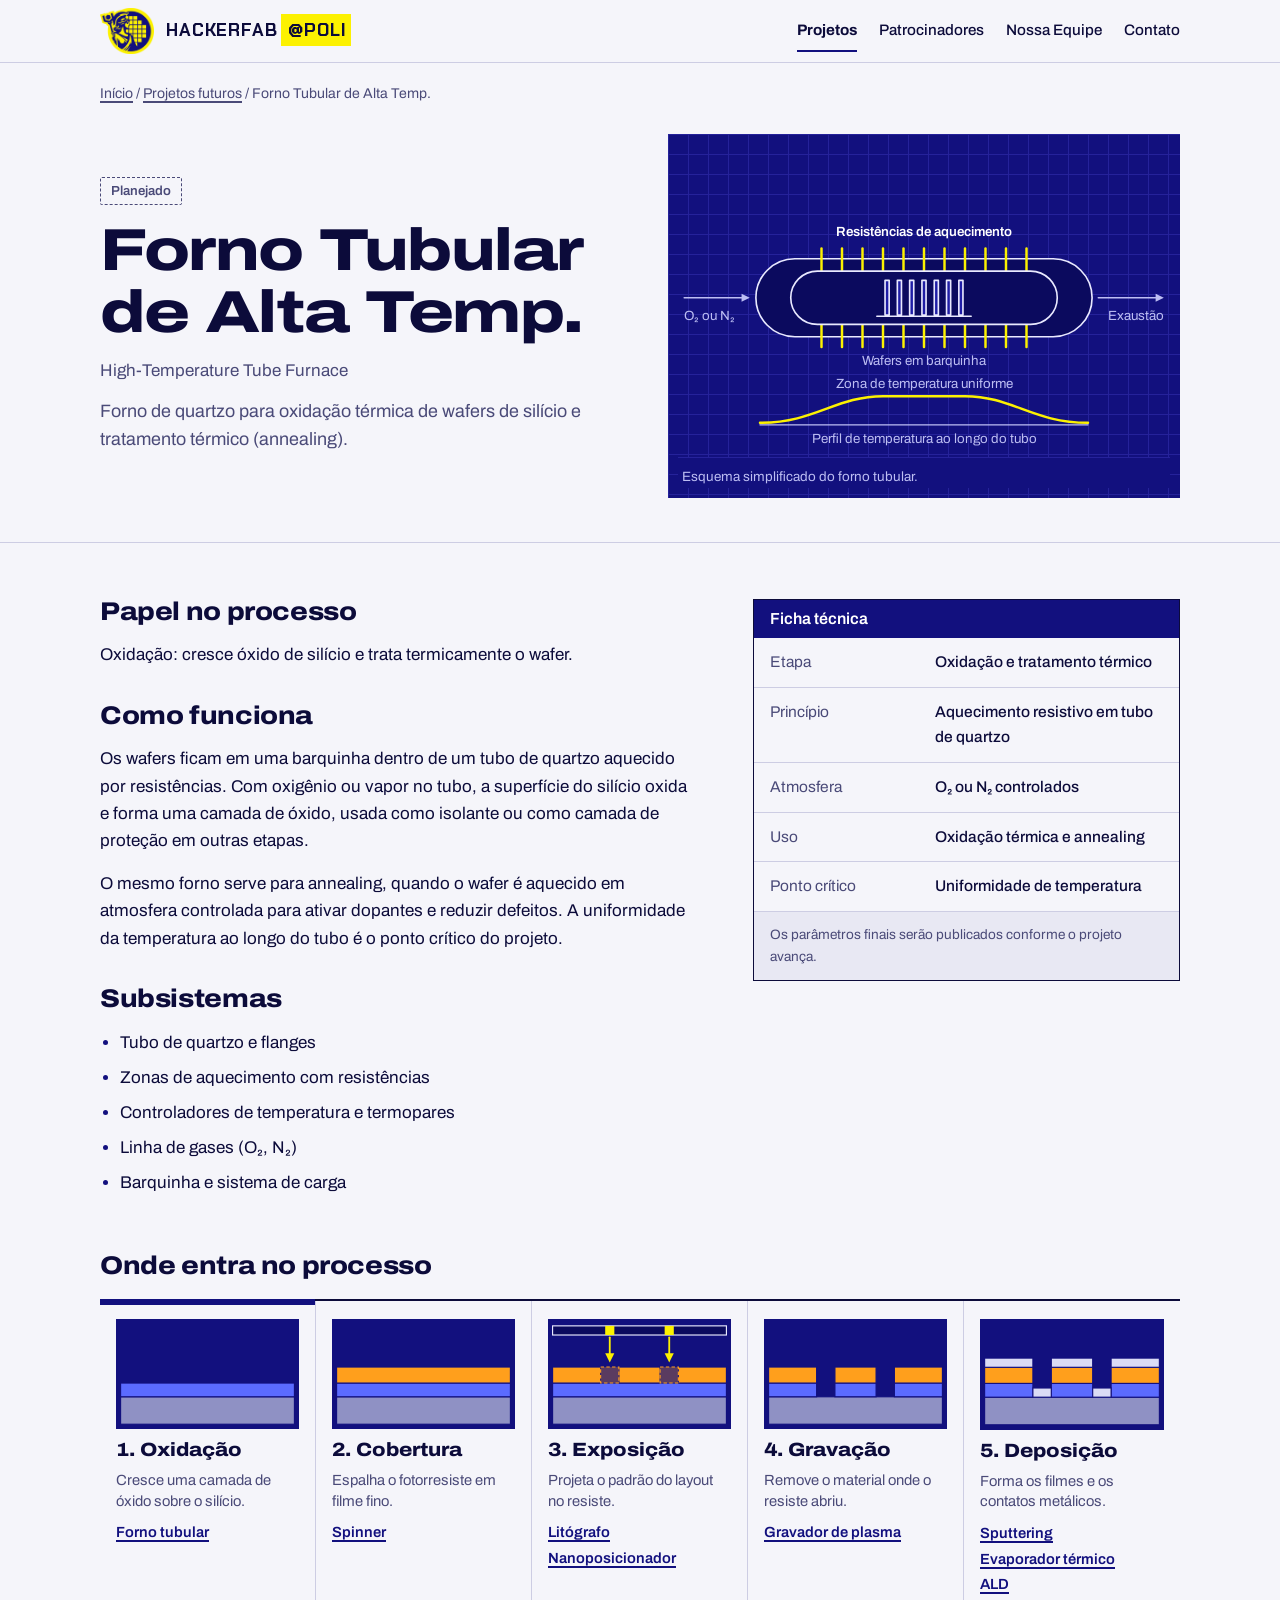
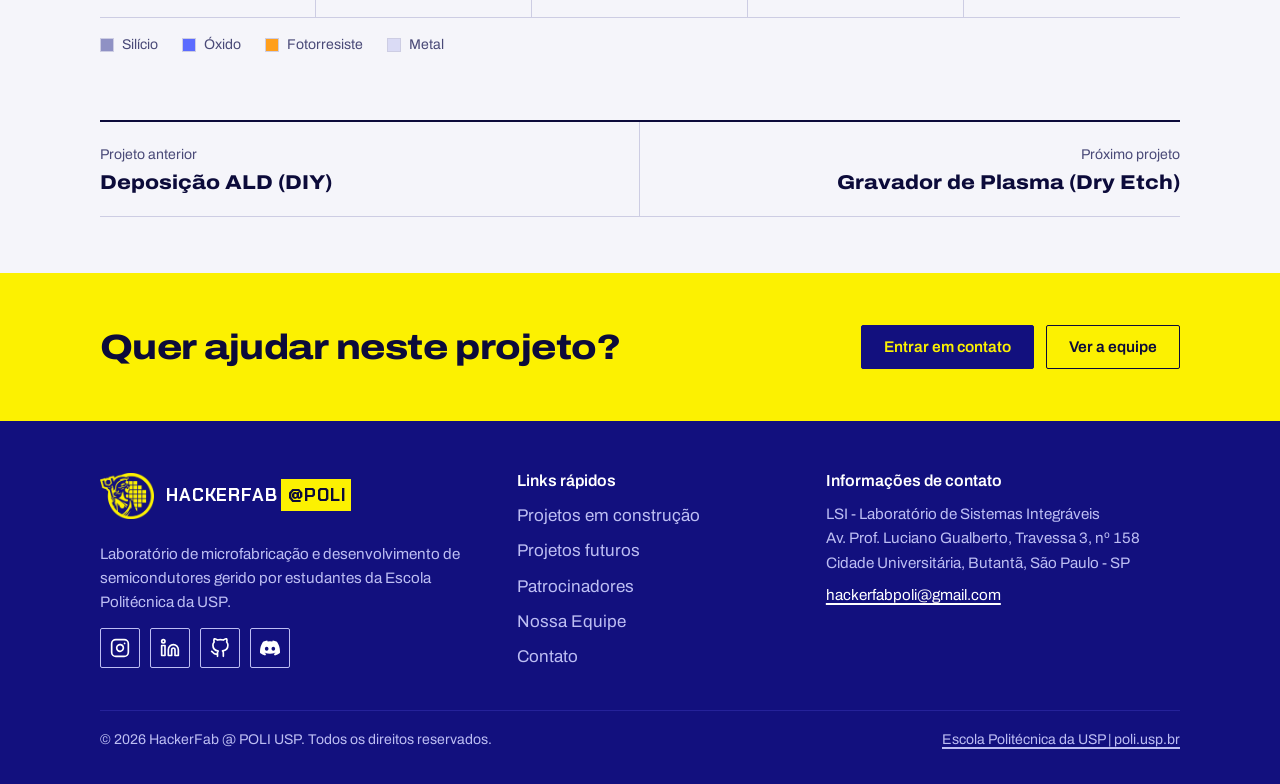
<file: projeto-forno.html>
<!doctype html>
<html lang="pt-BR"><head><meta charset="utf-8"><meta name="viewport" content="width=device-width, initial-scale=1">
<title>Forno Tubular de Alta Temp. | HackerFab @ POLI USP</title><meta name="description" content="Forno de quartzo para oxidação térmica de wafers de silício e tratamento térmico (annealing).">
<link rel="preconnect" href="https://fonts.googleapis.com"><link rel="preconnect" href="https://fonts.gstatic.com" crossorigin>
<link rel="icon" type="image/png" href="logo-mark.png">
<link rel="stylesheet" href="https://fonts.googleapis.com/css2?family=Archivo:wdth,wght@62..125,100..900&family=Chakra+Petch:wght@600;700&display=swap"><link rel="stylesheet" href="style.css"></head>
<body>
<header class="topbar"><div class="wrap">
  <a class="brand" href="index.html" aria-label="HackerFab@POLI, página inicial"><img src="logo-mark.png" alt="" width="54" height="46"><span>HackerFab<b>@POLI</b></span></a>
  <nav class="nav" aria-label="Principal"><a href="index.html#projetos" aria-current="page">Projetos</a><a href="patrocinadores.html">Patrocinadores</a><a href="equipe.html">Nossa Equipe</a><a href="contato.html">Contato</a></nav>
</div></header>
<main>
<div class="wrap crumbs"><a href="index.html">Início</a> / <a href="index.html#futuros">Projetos futuros</a> / Forno Tubular de Alta Temp.</div>
<section class="proj-head"><div class="wrap">
  <div class="text"><span class="chip plan">Planejado</span><h1>Forno Tubular de Alta Temp.</h1><span class="en">High-Temperature Tube Furnace</span><p class="lead">Forno de quartzo para oxidação térmica de wafers de silício e tratamento térmico (annealing).</p></div>
  <figure class="sheet-fig"><svg class="sch" viewBox="0 0 480 300" role="img" aria-label="Esquema do forno tubular: tubo de quartzo, resistências, barquinha de wafers e perfil de temperatura" xmlns="http://www.w3.org/2000/svg">
    <rect class="bg" x="76" y="112" width="328" height="76" rx="38"/>
    <line class="am" x1="140" y1="102" x2="140" y2="198"/><line class="am" x1="160" y1="102" x2="160" y2="198"/><line class="am" x1="180" y1="102" x2="180" y2="198"/><line class="am" x1="200" y1="102" x2="200" y2="198"/><line class="am" x1="220" y1="102" x2="220" y2="198"/><line class="am" x1="240" y1="102" x2="240" y2="198"/><line class="am" x1="260" y1="102" x2="260" y2="198"/><line class="am" x1="280" y1="102" x2="280" y2="198"/><line class="am" x1="300" y1="102" x2="300" y2="198"/><line class="am" x1="320" y1="102" x2="320" y2="198"/><line class="am" x1="340" y1="102" x2="340" y2="198"/>
    <rect class="bg" x="110" y="124" width="260" height="52" rx="26"/>
    <rect class="fl" x="202" y="133" width="4" height="34"/><rect class="fl" x="214" y="133" width="4" height="34"/><rect class="fl" x="226" y="133" width="4" height="34"/><rect class="fl" x="238" y="133" width="4" height="34"/><rect class="fl" x="250" y="133" width="4" height="34"/><rect class="fl" x="262" y="133" width="4" height="34"/><rect class="fl" x="274" y="133" width="4" height="34"/><line class="ln" x1="194" y1="168" x2="286" y2="168"/>
    <text class="b" x="240" y="90" text-anchor="middle">Resistências de aquecimento</text><text x="240" y="216" text-anchor="middle">Wafers em barquinha</text>
    <line class="mu" x1="6" y1="150" x2="62" y2="150"/><polygon class="muf" points="70,150 62,146 62,154"/><text x="6" y="172" text-anchor="start">O₂ ou N₂</text><line class="mu" x1="410" y1="150" x2="466" y2="150"/><polygon class="muf" points="474,150 466,146 466,154"/><text x="474" y="172" text-anchor="end">Exaustão</text>
    <line class="mu" x1="80" y1="274" x2="400" y2="274"/>
    <path class="am" d="M80 272 C134 272 154 246 200 246 L280 246 C326 246 346 272 400 272"/>
    <text x="240" y="238" text-anchor="middle">Zona de temperatura uniforme</text><text x="240" y="292" text-anchor="middle">Perfil de temperatura ao longo do tubo</text></svg><figcaption>Esquema simplificado do forno tubular.</figcaption></figure>
</div></section>
<div class="wrap proj-body">
  <div class="prose"><h2>Papel no processo</h2><p>Oxidação: cresce óxido de silício e trata termicamente o wafer.</p>
    <h2>Como funciona</h2><p>Os wafers ficam em uma barquinha dentro de um tubo de quartzo aquecido por resistências. Com oxigênio ou vapor no tubo, a superfície do silício oxida e forma uma camada de óxido, usada como isolante ou como camada de proteção em outras etapas.</p><p>O mesmo forno serve para annealing, quando o wafer é aquecido em atmosfera controlada para ativar dopantes e reduzir defeitos. A uniformidade da temperatura ao longo do tubo é o ponto crítico do projeto.</p>
    <h2>Subsistemas</h2><ul><li>Tubo de quartzo e flanges</li><li>Zonas de aquecimento com resistências</li><li>Controladores de temperatura e termopares</li><li>Linha de gases (O₂, N₂)</li><li>Barquinha e sistema de carga</li></ul></div>
  <aside class="sheet" aria-label="Ficha técnica"><h2>Ficha técnica</h2><dl><div class="row"><dt>Etapa</dt><dd>Oxidação e tratamento térmico</dd></div><div class="row"><dt>Princípio</dt><dd>Aquecimento resistivo em tubo de quartzo</dd></div><div class="row"><dt>Atmosfera</dt><dd>O₂ ou N₂ controlados</dd></div><div class="row"><dt>Uso</dt><dd>Oxidação térmica e annealing</dd></div><div class="row"><dt>Ponto crítico</dt><dd>Uniformidade de temperatura</dd></div></dl>
    <div class="foot">Os parâmetros finais serão publicados conforme o projeto avança.</div></aside>
</div>


<section class="wrap" style="padding-bottom:16px"><div class="sec-head" style="margin-bottom:20px"><h2 style="font-size:1.6rem;font-stretch:112%">Onde entra no processo</h2></div><ol class="flow"><li aria-current="step"><svg class="xs" viewBox="0 0 160 96" aria-hidden="true" xmlns="http://www.w3.org/2000/svg"><rect class="si" x="4" y="68" width="152" height="24"/><rect class="ox" x="4" y="56" width="152" height="12"/></svg><p class="t">1. Oxidação</p><p class="d">Cresce uma camada de óxido sobre o silício.</p>
    <div class="tools"><a href="projeto-forno.html">Forno tubular</a></div></li><li><svg class="xs" viewBox="0 0 160 96" aria-hidden="true" xmlns="http://www.w3.org/2000/svg"><rect class="si" x="4" y="68" width="152" height="24"/><rect class="ox" x="4" y="56" width="152" height="12"/><rect class="rs" x="4" y="42" width="152" height="14"/></svg><p class="t">2. Cobertura</p><p class="d">Espalha o fotorresiste em filme fino.</p>
    <div class="tools"><a href="projeto-spinner.html">Spinner</a></div></li><li><svg class="xs" viewBox="0 0 160 96" aria-hidden="true" xmlns="http://www.w3.org/2000/svg"><rect class="si" x="4" y="68" width="152" height="24"/><rect class="ox" x="4" y="56" width="152" height="12"/><rect class="rs" x="4" y="42" width="42" height="14"/><rect class="rs" x="62" y="42" width="36" height="14"/><rect class="rs" x="114" y="42" width="42" height="14"/><rect class="rx" x="46" y="42" width="16" height="14"/><rect class="rx" x="98" y="42" width="16" height="14"/><rect class="mod" x="4" y="6" width="152" height="8"/><rect class="pxon" x="50" y="6" width="8" height="8"/><rect class="pxon" x="102" y="6" width="8" height="8"/><line class="uv" x1="54" y1="16" x2="54" y2="31"/><polygon class="uvf" points="54,38 50,30 58,30"/><line class="uv" x1="106" y1="16" x2="106" y2="31"/><polygon class="uvf" points="106,38 102,30 110,30"/></svg><p class="t">3. Exposição</p><p class="d">Projeta o padrão do layout no resiste.</p>
    <div class="tools"><a href="projeto-litografo.html">Litógrafo</a><a href="projeto-nanoposicionador.html">Nanoposicionador</a></div></li><li><svg class="xs" viewBox="0 0 160 96" aria-hidden="true" xmlns="http://www.w3.org/2000/svg"><rect class="si" x="4" y="68" width="152" height="24"/><rect class="ox" x="4" y="56" width="42" height="12"/><rect class="ox" x="62" y="56" width="36" height="12"/><rect class="ox" x="114" y="56" width="42" height="12"/><rect class="rs" x="4" y="42" width="42" height="14"/><rect class="rs" x="62" y="42" width="36" height="14"/><rect class="rs" x="114" y="42" width="42" height="14"/></svg><p class="t">4. Gravação</p><p class="d">Remove o material onde o resiste abriu.</p>
    <div class="tools"><a href="projeto-plasma.html">Gravador de plasma</a></div></li><li><svg class="xs" viewBox="0 0 160 96" aria-hidden="true" xmlns="http://www.w3.org/2000/svg"><rect class="si" x="4" y="68" width="152" height="24"/><rect class="ox" x="4" y="56" width="42" height="12"/><rect class="ox" x="62" y="56" width="36" height="12"/><rect class="ox" x="114" y="56" width="42" height="12"/><rect class="rs" x="4" y="42" width="42" height="14"/><rect class="rs" x="62" y="42" width="36" height="14"/><rect class="rs" x="114" y="42" width="42" height="14"/><rect class="mt" x="4" y="34" width="42" height="8"/><rect class="mt" x="62" y="34" width="36" height="8"/><rect class="mt" x="114" y="34" width="42" height="8"/><rect class="mt" x="46" y="60" width="16" height="8"/><rect class="mt" x="98" y="60" width="16" height="8"/></svg><p class="t">5. Deposição</p><p class="d">Forma os filmes e os contatos metálicos.</p>
    <div class="tools"><a href="projeto-sputtering.html">Sputtering</a><a href="projeto-evaporador.html">Evaporador térmico</a><a href="projeto-ald.html">ALD</a></div></li></ol>
<div class="legend"><span><i style="background:var(--pn-si)"></i>Silício</span><span><i style="background:var(--pn-ox)"></i>Óxido</span><span><i style="background:var(--pn-resist)"></i>Fotorresiste</span><span><i style="background:var(--pn-silver)"></i>Metal</span></div></section>
<div class="wrap" style="padding-top:40px"><nav class="pager" aria-label="Outros projetos">
  <a href="projeto-ald.html"><span class="lbl">Projeto anterior</span><span class="nm">Deposição ALD (DIY)</span></a>
  <a href="projeto-plasma.html"><span class="lbl">Próximo projeto</span><span class="nm">Gravador de Plasma (Dry Etch)</span></a>
</nav></div>
<section class="cta-band"><div class="wrap"><h2>Quer ajudar neste projeto?</h2>
  <div style="display:flex;flex-wrap:wrap;gap:12px"><a class="btn primary" href="contato.html">Entrar em contato</a><a class="btn" href="equipe.html">Ver a equipe</a></div></div></section></main>
<footer class="foot-site"><div class="wrap">
  <div class="cols">
    <div><a class="brand" href="index.html" aria-label="HackerFab@POLI, página inicial"><img src="logo-mark.png" alt="" width="54" height="46"><span>HackerFab<b>@POLI</b></span></a>
      <p class="about">Laboratório de microfabricação e desenvolvimento de semicondutores gerido por estudantes da Escola Politécnica da USP.</p>
      <div class="social"><a href="https://www.instagram.com/hackerfab_poli" target="_blank" rel="noopener noreferrer" aria-label="Instagram" title="Instagram"><svg viewBox="0 0 24 24" fill="none" stroke="currentColor" stroke-width="2" stroke-linecap="round" stroke-linejoin="round" aria-hidden="true"><rect x="2" y="2" width="20" height="20" rx="5" ry="5"/><path d="M16 11.37A4 4 0 1 1 12.63 8 4 4 0 0 1 16 11.37z"/><line x1="17.5" y1="6.5" x2="17.51" y2="6.5"/></svg></a><a href="https://linkedin.com" target="_blank" rel="noopener noreferrer" aria-label="LinkedIn" title="LinkedIn"><svg viewBox="0 0 24 24" fill="none" stroke="currentColor" stroke-width="2" stroke-linecap="round" stroke-linejoin="round" aria-hidden="true"><path d="M16 8a6 6 0 0 1 6 6v7h-4v-7a2 2 0 0 0-2-2 2 2 0 0 0-2 2v7h-4v-7a6 6 0 0 1 6-6z"/><rect x="2" y="9" width="4" height="12"/><circle cx="4" cy="4" r="2"/></svg></a><a href="https://github.com/hacker-fab" target="_blank" rel="noopener noreferrer" aria-label="GitHub" title="GitHub"><svg viewBox="0 0 24 24" fill="none" stroke="currentColor" stroke-width="2" stroke-linecap="round" stroke-linejoin="round" aria-hidden="true"><path d="M9 19c-5 1.5-5-2.5-7-3m14 6v-3.87a3.37 3.37 0 0 0-.94-2.61c3.14-.35 6.44-1.54 6.44-7A5.44 5.44 0 0 0 20 4.77 5.07 5.07 0 0 0 19.91 1S18.73.65 16 2.48a13.38 13.38 0 0 0-7 0C6.27.65 5.09 1 5.09 1A5.07 5.07 0 0 0 5 4.77a5.44 5.44 0 0 0-1.5 3.78c0 5.42 3.3 6.61 6.44 7A3.37 3.37 0 0 0 9 18.13V22"/></svg></a><a href="https://discord.gg/yFaW3Zs4aP" target="_blank" rel="noopener noreferrer" aria-label="Discord" title="Discord"><svg viewBox="0 0 24 24" fill="currentColor" aria-hidden="true"><path d="M20.317 4.37a19.791 19.791 0 0 0-4.885-1.515.074.074 0 0 0-.079.037c-.21.375-.444.864-.608 1.25a18.27 18.27 0 0 0-5.487 0 12.64 12.64 0 0 0-.617-1.25.077.077 0 0 0-.079-.037A19.736 19.736 0 0 0 3.677 4.37a.07.07 0 0 0-.032.027C.533 9.046-.32 13.58.099 18.057a.082.082 0 0 0 .031.057 19.9 19.9 0 0 0 5.993 3.03.078.078 0 0 0 .084-.028c.462-.63.874-1.295 1.226-1.994.021-.041.001-.09-.041-.106a13.107 13.107 0 0 1-1.872-.892.077.077 0 0 1-.008-.128 10.2 10.2 0 0 0 .372-.292.074.074 0 0 1 .077-.01c3.928 1.793 8.18 1.793 12.061 0a.074.074 0 0 1 .078.01c.12.098.246.198.373.292a.077.077 0 0 1-.006.127 12.299 12.299 0 0 1-1.873.892.077.077 0 0 0-.041.107c.36.698.772 1.362 1.225 1.993a.076.076 0 0 0 .084.028 19.839 19.839 0 0 0 6.002-3.03.077.077 0 0 0 .032-.054c.5-5.177-.838-9.674-3.549-13.66a.061.061 0 0 0-.031-.028zM8.02 15.33c-1.183 0-2.157-1.085-2.157-2.419 0-1.333.956-2.419 2.157-2.419 1.21 0 2.176 1.096 2.157 2.42 0 1.333-.956 2.418-2.157 2.418zm7.975 0c-1.183 0-2.157-1.085-2.157-2.419 0-1.333.955-2.419 2.157-2.419 1.21 0 2.176 1.096 2.157 2.42 0 1.333-.946 2.418-2.157 2.418z"/></svg></a></div></div>
    <div><h4>Links rápidos</h4><ul>
      <li><a href="index.html#projetos">Projetos em construção</a></li>
      <li><a href="index.html#futuros">Projetos futuros</a></li>
      <li><a href="patrocinadores.html">Patrocinadores</a></li>
      <li><a href="equipe.html">Nossa Equipe</a></li>
      <li><a href="contato.html">Contato</a></li></ul></div>
    <div><h4>Informações de contato</h4><address>
      <span>LSI - Laboratório de Sistemas Integráveis<br>Av. Prof. Luciano Gualberto, Travessa 3, nº 158<br>Cidade Universitária, Butantã, São Paulo - SP</span>
      <a href="mailto:hackerfabpoli@gmail.com">hackerfabpoli@gmail.com</a></address></div>
  </div>
  <div class="legal"><span>© 2026 HackerFab @ POLI USP. Todos os direitos reservados.</span><a href="https://www.poli.usp.br" target="_blank" rel="noopener noreferrer">Escola Politécnica da USP | poli.usp.br</a></div>
</div></footer>
</body></html>
</file>
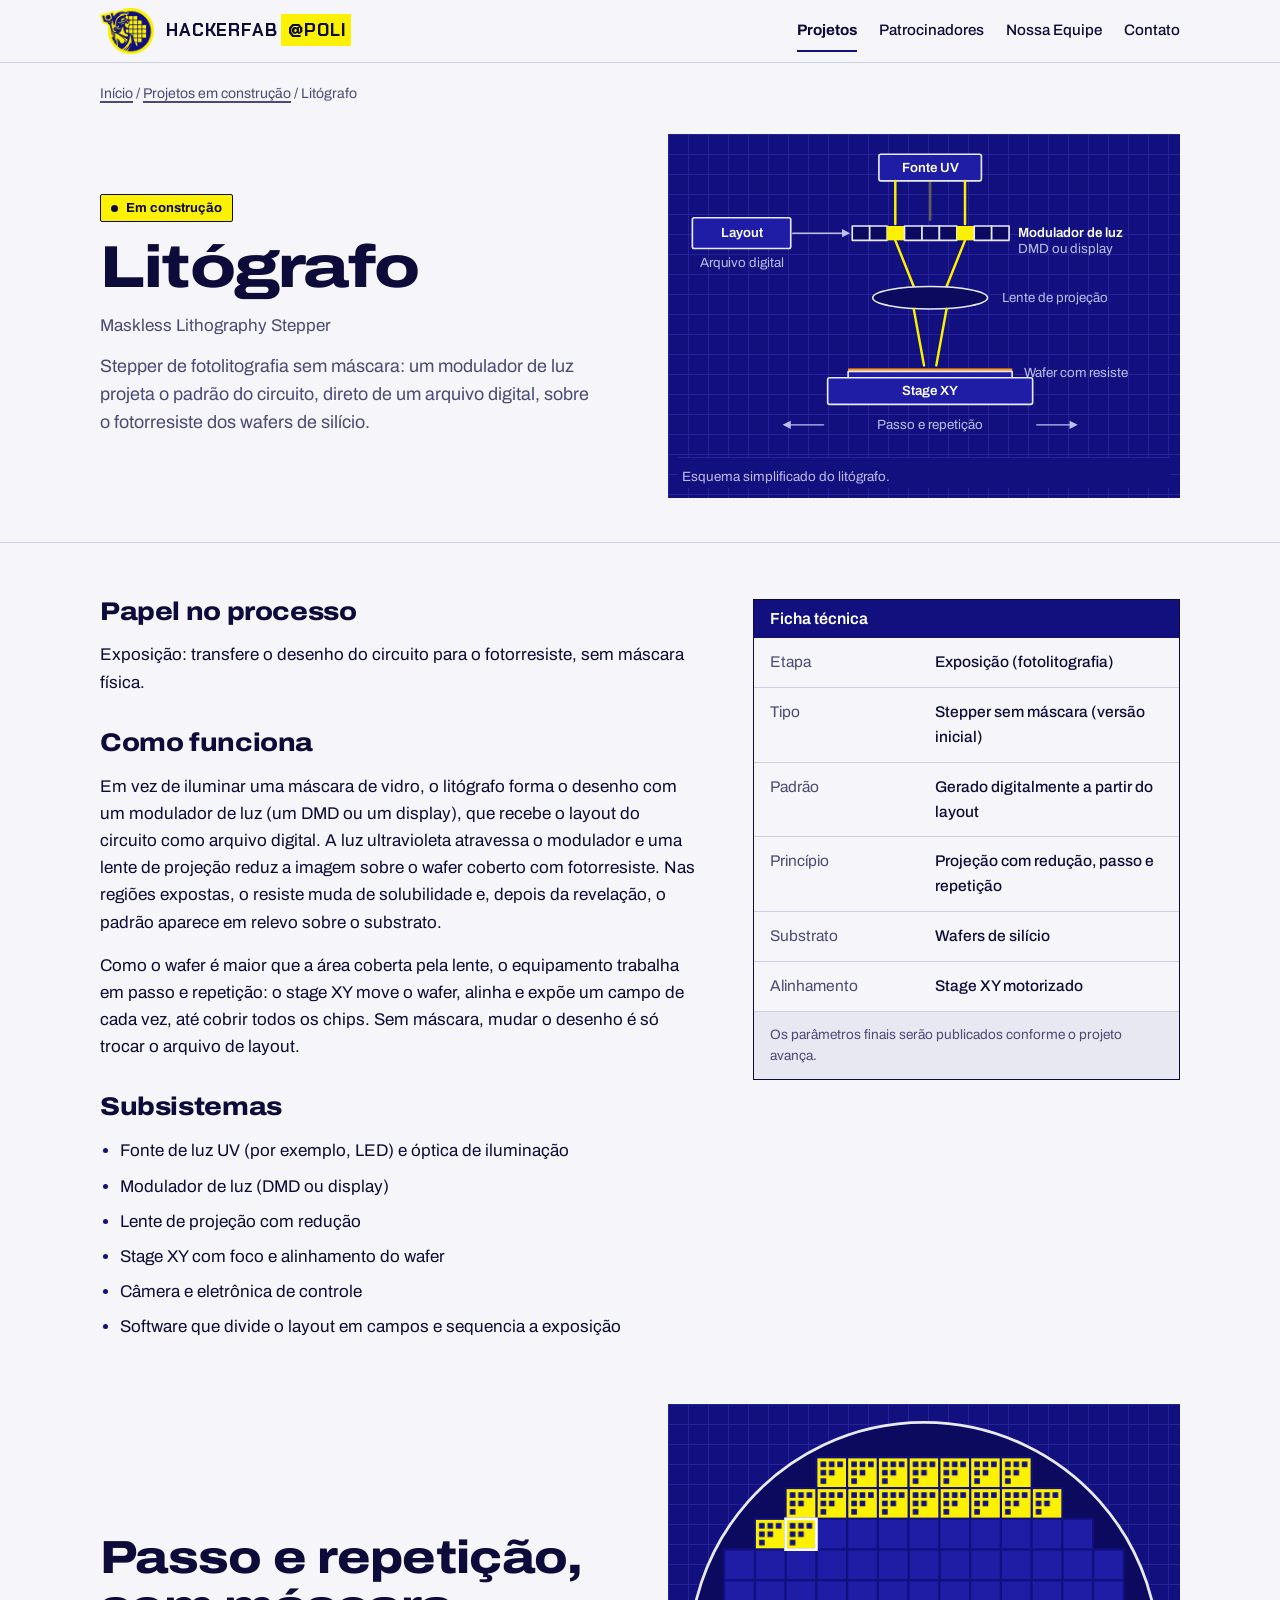
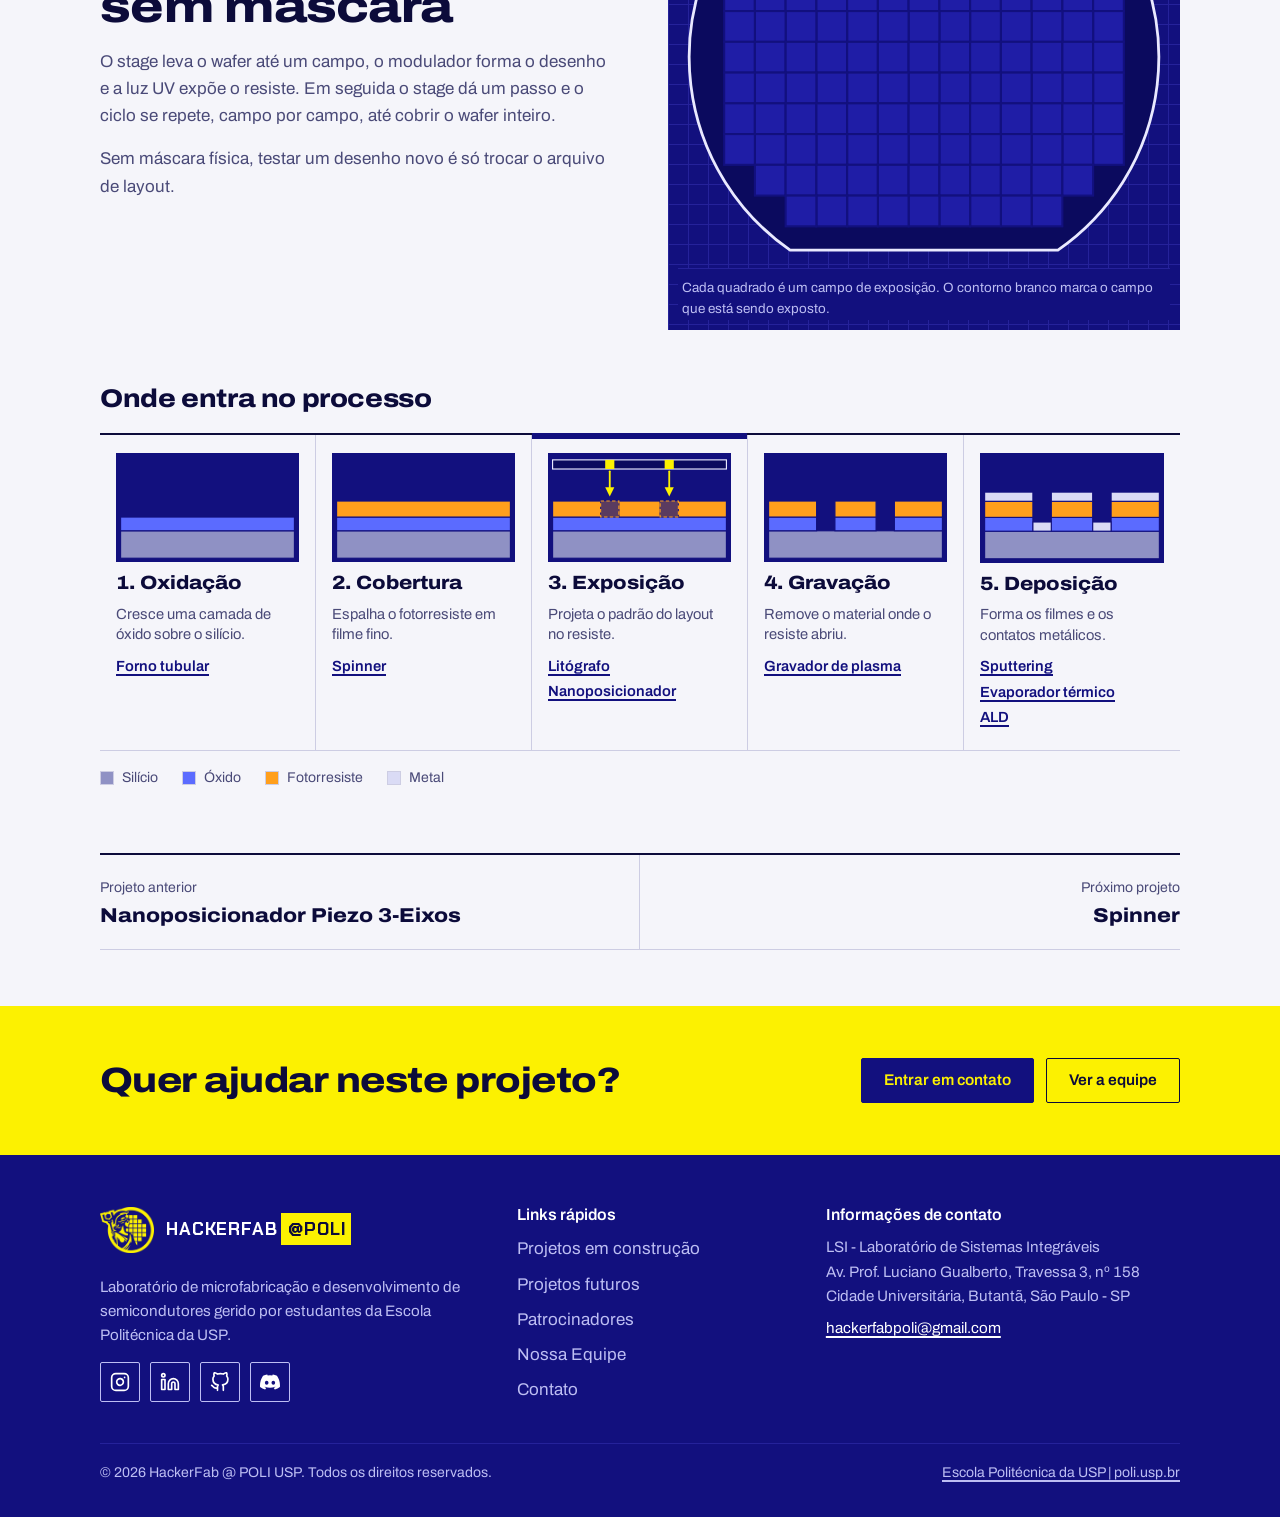
<file: projeto-litografo.html>
<!doctype html>
<html lang="pt-BR"><head><meta charset="utf-8"><meta name="viewport" content="width=device-width, initial-scale=1">
<title>Litógrafo | HackerFab @ POLI USP</title><meta name="description" content="Stepper de fotolitografia sem máscara: um modulador de luz projeta o padrão do circuito, direto de um arquivo digital, sobre o fotorresiste dos wafers de silício.">
<link rel="preconnect" href="https://fonts.googleapis.com"><link rel="preconnect" href="https://fonts.gstatic.com" crossorigin>
<link rel="icon" type="image/png" href="logo-mark.png">
<link rel="stylesheet" href="https://fonts.googleapis.com/css2?family=Archivo:wdth,wght@62..125,100..900&family=Chakra+Petch:wght@600;700&display=swap"><link rel="stylesheet" href="style.css"></head>
<body>
<header class="topbar"><div class="wrap">
  <a class="brand" href="index.html" aria-label="HackerFab@POLI, página inicial"><img src="logo-mark.png" alt="" width="54" height="46"><span>HackerFab<b>@POLI</b></span></a>
  <nav class="nav" aria-label="Principal"><a href="index.html#projetos" aria-current="page">Projetos</a><a href="patrocinadores.html">Patrocinadores</a><a href="equipe.html">Nossa Equipe</a><a href="contato.html">Contato</a></nav>
</div></header>
<main>
<div class="wrap crumbs"><a href="index.html">Início</a> / <a href="index.html#projetos">Projetos em construção</a> / Litógrafo</div>
<section class="proj-head"><div class="wrap">
  <div class="text"><span class="chip build">Em construção</span><h1>Litógrafo</h1><span class="en">Maskless Lithography Stepper</span><p class="lead">Stepper de fotolitografia sem máscara: um modulador de luz projeta o padrão do circuito, direto de um arquivo digital, sobre o fotorresiste dos wafers de silício.</p></div>
  <figure class="sheet-fig"><svg class="sch" viewBox="0 0 480 300" role="img" aria-label="Esquema do litógrafo sem máscara: fonte UV, modulador de luz com o layout digital, lente de projeção e wafer sobre stage XY" xmlns="http://www.w3.org/2000/svg">
    <rect class="fl" x="196" y="10" width="100" height="26" rx="2"/><text class="b" x="246" y="27" text-anchor="middle">Fonte UV</text>
    <line class="am" x1="212" y1="36" x2="212" y2="78"/><line class="am" x1="246" y1="36" x2="246" y2="74" opacity=".35"/><line class="am" x1="280" y1="36" x2="280" y2="78"/>
    <rect class="bg" x="170" y="80" width="17" height="14"/><rect class="bg" x="187" y="80" width="17" height="14"/><rect class="amf" x="204" y="80" width="17" height="14"/><rect class="bg" x="221" y="80" width="17" height="14"/><rect class="bg" x="238" y="80" width="17" height="14"/><rect class="bg" x="255" y="80" width="17" height="14"/><rect class="amf" x="272" y="80" width="17" height="14"/><rect class="bg" x="289" y="80" width="17" height="14"/><rect class="bg" x="306" y="80" width="17" height="14"/><text class="b" x="332" y="91" text-anchor="start">Modulador de luz</text><text x="332" y="106" text-anchor="start">DMD ou display</text>
    <rect class="fl" x="14" y="72" width="96" height="30" rx="2"/><text class="b" x="62" y="91" text-anchor="middle">Layout</text><text x="62" y="120" text-anchor="middle">Arquivo digital</text>
    <line class="mu" x1="112" y1="87" x2="160" y2="87"/><polygon class="muf" points="168,87 160,83 160,91"/>
    <line class="am" x1="212" y1="94" x2="230" y2="139"/><line class="am" x1="280" y1="94" x2="262" y2="139"/>
    <ellipse class="bg" cx="246" cy="150" rx="56" ry="11"/><text x="316" y="154" text-anchor="start">Lente de projeção</text>
    <line class="am" x1="230" y1="161" x2="240" y2="216"/><line class="am" x1="262" y1="161" x2="252" y2="216"/>
    <rect class="rsf" x="166" y="219" width="160" height="3"/><rect class="fl" x="166" y="222" width="160" height="6"/><text x="338" y="227" text-anchor="start">Wafer com resiste</text>
    <rect class="fl" x="146" y="228" width="200" height="26" rx="2"/><text class="b" x="246" y="245" text-anchor="middle">Stage XY</text>
    <line class="mu" x1="142" y1="274" x2="110" y2="274"/><polygon class="muf" points="102,274 110,278 110,270"/><line class="mu" x1="350" y1="274" x2="382" y2="274"/><polygon class="muf" points="390,274 382,270 382,278"/><text x="246" y="278" text-anchor="middle">Passo e repetição</text></svg><figcaption>Esquema simplificado do litógrafo.</figcaption></figure>
</div></section>
<div class="wrap proj-body">
  <div class="prose"><h2>Papel no processo</h2><p>Exposição: transfere o desenho do circuito para o fotorresiste, sem máscara física.</p>
    <h2>Como funciona</h2><p>Em vez de iluminar uma máscara de vidro, o litógrafo forma o desenho com um modulador de luz (um DMD ou um display), que recebe o layout do circuito como arquivo digital. A luz ultravioleta atravessa o modulador e uma lente de projeção reduz a imagem sobre o wafer coberto com fotorresiste. Nas regiões expostas, o resiste muda de solubilidade e, depois da revelação, o padrão aparece em relevo sobre o substrato.</p><p>Como o wafer é maior que a área coberta pela lente, o equipamento trabalha em passo e repetição: o stage XY move o wafer, alinha e expõe um campo de cada vez, até cobrir todos os chips. Sem máscara, mudar o desenho é só trocar o arquivo de layout.</p>
    <h2>Subsistemas</h2><ul><li>Fonte de luz UV (por exemplo, LED) e óptica de iluminação</li><li>Modulador de luz (DMD ou display)</li><li>Lente de projeção com redução</li><li>Stage XY com foco e alinhamento do wafer</li><li>Câmera e eletrônica de controle</li><li>Software que divide o layout em campos e sequencia a exposição</li></ul></div>
  <aside class="sheet" aria-label="Ficha técnica"><h2>Ficha técnica</h2><dl><div class="row"><dt>Etapa</dt><dd>Exposição (fotolitografia)</dd></div><div class="row"><dt>Tipo</dt><dd>Stepper sem máscara (versão inicial)</dd></div><div class="row"><dt>Padrão</dt><dd>Gerado digitalmente a partir do layout</dd></div><div class="row"><dt>Princípio</dt><dd>Projeção com redução, passo e repetição</dd></div><div class="row"><dt>Substrato</dt><dd>Wafers de silício</dd></div><div class="row"><dt>Alinhamento</dt><dd>Stage XY motorizado</dd></div></dl>
    <div class="foot">Os parâmetros finais serão publicados conforme o projeto avança.</div></aside>
</div>
<section class="wrap step-sec" aria-labelledby="passo-t"><div class="step-grid">
  <div class="text"><h2 id="passo-t">Passo e repetição, sem máscara</h2>
    <p>O stage leva o wafer até um campo, o modulador forma o desenho e a luz UV expõe o resiste. Em seguida o stage dá um passo e o ciclo se repete, campo por campo, até cobrir o wafer inteiro.</p>
    <p>Sem máscara física, testar um desenho novo é só trocar o arquivo de layout.</p>
    <button class="btn sm" id="replay" type="button" hidden>Repetir a animação</button></div>
  <figure class="sheet-fig"><svg class="stepper-svg" id="stepper" viewBox="24 4 352 320" role="img" aria-label="Wafer de silício visto de cima, dividido em campos de exposição. O litógrafo expõe um campo de cada vez, em serpentina, até cobrir o wafer inteiro" xmlns="http://www.w3.org/2000/svg">
<defs><pattern id="pixp" patternUnits="userSpaceOnUse" x="189" y="167" width="22" height="22"><g class="glyph"><rect x="3" y="3" width="4" height="4"/><rect x="9" y="3" width="4" height="4"/><rect x="15" y="3" width="4" height="4"/><rect x="3" y="9" width="4" height="4"/><rect x="9" y="9" width="4" height="4"/><rect x="3" y="15" width="4" height="4"/></g></pattern></defs>
<path class="rim" d="M104.2 316 A168 168 0 1 1 295.8 316 Z"/><g class="cell" data-x="123" data-y="35"><rect class="die" x="123" y="35" width="22" height="22"/><rect class="pix" x="123" y="35" width="22" height="22"/></g><g class="cell" data-x="145" data-y="35"><rect class="die" x="145" y="35" width="22" height="22"/><rect class="pix" x="145" y="35" width="22" height="22"/></g><g class="cell" data-x="167" data-y="35"><rect class="die" x="167" y="35" width="22" height="22"/><rect class="pix" x="167" y="35" width="22" height="22"/></g><g class="cell" data-x="189" data-y="35"><rect class="die" x="189" y="35" width="22" height="22"/><rect class="pix" x="189" y="35" width="22" height="22"/></g><g class="cell" data-x="211" data-y="35"><rect class="die" x="211" y="35" width="22" height="22"/><rect class="pix" x="211" y="35" width="22" height="22"/></g><g class="cell" data-x="233" data-y="35"><rect class="die" x="233" y="35" width="22" height="22"/><rect class="pix" x="233" y="35" width="22" height="22"/></g><g class="cell" data-x="255" data-y="35"><rect class="die" x="255" y="35" width="22" height="22"/><rect class="pix" x="255" y="35" width="22" height="22"/></g><g class="cell" data-x="277" data-y="57"><rect class="die" x="277" y="57" width="22" height="22"/><rect class="pix" x="277" y="57" width="22" height="22"/></g><g class="cell" data-x="255" data-y="57"><rect class="die" x="255" y="57" width="22" height="22"/><rect class="pix" x="255" y="57" width="22" height="22"/></g><g class="cell" data-x="233" data-y="57"><rect class="die" x="233" y="57" width="22" height="22"/><rect class="pix" x="233" y="57" width="22" height="22"/></g><g class="cell" data-x="211" data-y="57"><rect class="die" x="211" y="57" width="22" height="22"/><rect class="pix" x="211" y="57" width="22" height="22"/></g><g class="cell" data-x="189" data-y="57"><rect class="die" x="189" y="57" width="22" height="22"/><rect class="pix" x="189" y="57" width="22" height="22"/></g><g class="cell" data-x="167" data-y="57"><rect class="die" x="167" y="57" width="22" height="22"/><rect class="pix" x="167" y="57" width="22" height="22"/></g><g class="cell" data-x="145" data-y="57"><rect class="die" x="145" y="57" width="22" height="22"/><rect class="pix" x="145" y="57" width="22" height="22"/></g><g class="cell" data-x="123" data-y="57"><rect class="die" x="123" y="57" width="22" height="22"/><rect class="pix" x="123" y="57" width="22" height="22"/></g><g class="cell" data-x="101" data-y="57"><rect class="die" x="101" y="57" width="22" height="22"/><rect class="pix" x="101" y="57" width="22" height="22"/></g><g class="cell" data-x="79" data-y="79"><rect class="die" x="79" y="79" width="22" height="22"/><rect class="pix" x="79" y="79" width="22" height="22"/></g><g class="cell" data-x="101" data-y="79"><rect class="die" x="101" y="79" width="22" height="22"/><rect class="pix" x="101" y="79" width="22" height="22"/></g><g class="cell" data-x="123" data-y="79"><rect class="die" x="123" y="79" width="22" height="22"/><rect class="pix" x="123" y="79" width="22" height="22"/></g><g class="cell" data-x="145" data-y="79"><rect class="die" x="145" y="79" width="22" height="22"/><rect class="pix" x="145" y="79" width="22" height="22"/></g><g class="cell" data-x="167" data-y="79"><rect class="die" x="167" y="79" width="22" height="22"/><rect class="pix" x="167" y="79" width="22" height="22"/></g><g class="cell" data-x="189" data-y="79"><rect class="die" x="189" y="79" width="22" height="22"/><rect class="pix" x="189" y="79" width="22" height="22"/></g><g class="cell" data-x="211" data-y="79"><rect class="die" x="211" y="79" width="22" height="22"/><rect class="pix" x="211" y="79" width="22" height="22"/></g><g class="cell" data-x="233" data-y="79"><rect class="die" x="233" y="79" width="22" height="22"/><rect class="pix" x="233" y="79" width="22" height="22"/></g><g class="cell" data-x="255" data-y="79"><rect class="die" x="255" y="79" width="22" height="22"/><rect class="pix" x="255" y="79" width="22" height="22"/></g><g class="cell" data-x="277" data-y="79"><rect class="die" x="277" y="79" width="22" height="22"/><rect class="pix" x="277" y="79" width="22" height="22"/></g><g class="cell" data-x="299" data-y="79"><rect class="die" x="299" y="79" width="22" height="22"/><rect class="pix" x="299" y="79" width="22" height="22"/></g><g class="cell" data-x="321" data-y="101"><rect class="die" x="321" y="101" width="22" height="22"/><rect class="pix" x="321" y="101" width="22" height="22"/></g><g class="cell" data-x="299" data-y="101"><rect class="die" x="299" y="101" width="22" height="22"/><rect class="pix" x="299" y="101" width="22" height="22"/></g><g class="cell" data-x="277" data-y="101"><rect class="die" x="277" y="101" width="22" height="22"/><rect class="pix" x="277" y="101" width="22" height="22"/></g><g class="cell" data-x="255" data-y="101"><rect class="die" x="255" y="101" width="22" height="22"/><rect class="pix" x="255" y="101" width="22" height="22"/></g><g class="cell" data-x="233" data-y="101"><rect class="die" x="233" y="101" width="22" height="22"/><rect class="pix" x="233" y="101" width="22" height="22"/></g><g class="cell" data-x="211" data-y="101"><rect class="die" x="211" y="101" width="22" height="22"/><rect class="pix" x="211" y="101" width="22" height="22"/></g><g class="cell" data-x="189" data-y="101"><rect class="die" x="189" y="101" width="22" height="22"/><rect class="pix" x="189" y="101" width="22" height="22"/></g><g class="cell" data-x="167" data-y="101"><rect class="die" x="167" y="101" width="22" height="22"/><rect class="pix" x="167" y="101" width="22" height="22"/></g><g class="cell" data-x="145" data-y="101"><rect class="die" x="145" y="101" width="22" height="22"/><rect class="pix" x="145" y="101" width="22" height="22"/></g><g class="cell" data-x="123" data-y="101"><rect class="die" x="123" y="101" width="22" height="22"/><rect class="pix" x="123" y="101" width="22" height="22"/></g><g class="cell" data-x="101" data-y="101"><rect class="die" x="101" y="101" width="22" height="22"/><rect class="pix" x="101" y="101" width="22" height="22"/></g><g class="cell" data-x="79" data-y="101"><rect class="die" x="79" y="101" width="22" height="22"/><rect class="pix" x="79" y="101" width="22" height="22"/></g><g class="cell" data-x="57" data-y="101"><rect class="die" x="57" y="101" width="22" height="22"/><rect class="pix" x="57" y="101" width="22" height="22"/></g><g class="cell" data-x="57" data-y="123"><rect class="die" x="57" y="123" width="22" height="22"/><rect class="pix" x="57" y="123" width="22" height="22"/></g><g class="cell" data-x="79" data-y="123"><rect class="die" x="79" y="123" width="22" height="22"/><rect class="pix" x="79" y="123" width="22" height="22"/></g><g class="cell" data-x="101" data-y="123"><rect class="die" x="101" y="123" width="22" height="22"/><rect class="pix" x="101" y="123" width="22" height="22"/></g><g class="cell" data-x="123" data-y="123"><rect class="die" x="123" y="123" width="22" height="22"/><rect class="pix" x="123" y="123" width="22" height="22"/></g><g class="cell" data-x="145" data-y="123"><rect class="die" x="145" y="123" width="22" height="22"/><rect class="pix" x="145" y="123" width="22" height="22"/></g><g class="cell" data-x="167" data-y="123"><rect class="die" x="167" y="123" width="22" height="22"/><rect class="pix" x="167" y="123" width="22" height="22"/></g><g class="cell" data-x="189" data-y="123"><rect class="die" x="189" y="123" width="22" height="22"/><rect class="pix" x="189" y="123" width="22" height="22"/></g><g class="cell" data-x="211" data-y="123"><rect class="die" x="211" y="123" width="22" height="22"/><rect class="pix" x="211" y="123" width="22" height="22"/></g><g class="cell" data-x="233" data-y="123"><rect class="die" x="233" y="123" width="22" height="22"/><rect class="pix" x="233" y="123" width="22" height="22"/></g><g class="cell" data-x="255" data-y="123"><rect class="die" x="255" y="123" width="22" height="22"/><rect class="pix" x="255" y="123" width="22" height="22"/></g><g class="cell" data-x="277" data-y="123"><rect class="die" x="277" y="123" width="22" height="22"/><rect class="pix" x="277" y="123" width="22" height="22"/></g><g class="cell" data-x="299" data-y="123"><rect class="die" x="299" y="123" width="22" height="22"/><rect class="pix" x="299" y="123" width="22" height="22"/></g><g class="cell" data-x="321" data-y="123"><rect class="die" x="321" y="123" width="22" height="22"/><rect class="pix" x="321" y="123" width="22" height="22"/></g><g class="cell" data-x="321" data-y="145"><rect class="die" x="321" y="145" width="22" height="22"/><rect class="pix" x="321" y="145" width="22" height="22"/></g><g class="cell" data-x="299" data-y="145"><rect class="die" x="299" y="145" width="22" height="22"/><rect class="pix" x="299" y="145" width="22" height="22"/></g><g class="cell" data-x="277" data-y="145"><rect class="die" x="277" y="145" width="22" height="22"/><rect class="pix" x="277" y="145" width="22" height="22"/></g><g class="cell" data-x="255" data-y="145"><rect class="die" x="255" y="145" width="22" height="22"/><rect class="pix" x="255" y="145" width="22" height="22"/></g><g class="cell" data-x="233" data-y="145"><rect class="die" x="233" y="145" width="22" height="22"/><rect class="pix" x="233" y="145" width="22" height="22"/></g><g class="cell" data-x="211" data-y="145"><rect class="die" x="211" y="145" width="22" height="22"/><rect class="pix" x="211" y="145" width="22" height="22"/></g><g class="cell" data-x="189" data-y="145"><rect class="die" x="189" y="145" width="22" height="22"/><rect class="pix" x="189" y="145" width="22" height="22"/></g><g class="cell" data-x="167" data-y="145"><rect class="die" x="167" y="145" width="22" height="22"/><rect class="pix" x="167" y="145" width="22" height="22"/></g><g class="cell" data-x="145" data-y="145"><rect class="die" x="145" y="145" width="22" height="22"/><rect class="pix" x="145" y="145" width="22" height="22"/></g><g class="cell" data-x="123" data-y="145"><rect class="die" x="123" y="145" width="22" height="22"/><rect class="pix" x="123" y="145" width="22" height="22"/></g><g class="cell" data-x="101" data-y="145"><rect class="die" x="101" y="145" width="22" height="22"/><rect class="pix" x="101" y="145" width="22" height="22"/></g><g class="cell" data-x="79" data-y="145"><rect class="die" x="79" y="145" width="22" height="22"/><rect class="pix" x="79" y="145" width="22" height="22"/></g><g class="cell" data-x="57" data-y="145"><rect class="die" x="57" y="145" width="22" height="22"/><rect class="pix" x="57" y="145" width="22" height="22"/></g><g class="cell" data-x="57" data-y="167"><rect class="die" x="57" y="167" width="22" height="22"/><rect class="pix" x="57" y="167" width="22" height="22"/></g><g class="cell" data-x="79" data-y="167"><rect class="die" x="79" y="167" width="22" height="22"/><rect class="pix" x="79" y="167" width="22" height="22"/></g><g class="cell" data-x="101" data-y="167"><rect class="die" x="101" y="167" width="22" height="22"/><rect class="pix" x="101" y="167" width="22" height="22"/></g><g class="cell" data-x="123" data-y="167"><rect class="die" x="123" y="167" width="22" height="22"/><rect class="pix" x="123" y="167" width="22" height="22"/></g><g class="cell" data-x="145" data-y="167"><rect class="die" x="145" y="167" width="22" height="22"/><rect class="pix" x="145" y="167" width="22" height="22"/></g><g class="cell" data-x="167" data-y="167"><rect class="die" x="167" y="167" width="22" height="22"/><rect class="pix" x="167" y="167" width="22" height="22"/></g><g class="cell" data-x="189" data-y="167"><rect class="die" x="189" y="167" width="22" height="22"/><rect class="pix" x="189" y="167" width="22" height="22"/></g><g class="cell" data-x="211" data-y="167"><rect class="die" x="211" y="167" width="22" height="22"/><rect class="pix" x="211" y="167" width="22" height="22"/></g><g class="cell" data-x="233" data-y="167"><rect class="die" x="233" y="167" width="22" height="22"/><rect class="pix" x="233" y="167" width="22" height="22"/></g><g class="cell" data-x="255" data-y="167"><rect class="die" x="255" y="167" width="22" height="22"/><rect class="pix" x="255" y="167" width="22" height="22"/></g><g class="cell" data-x="277" data-y="167"><rect class="die" x="277" y="167" width="22" height="22"/><rect class="pix" x="277" y="167" width="22" height="22"/></g><g class="cell" data-x="299" data-y="167"><rect class="die" x="299" y="167" width="22" height="22"/><rect class="pix" x="299" y="167" width="22" height="22"/></g><g class="cell" data-x="321" data-y="167"><rect class="die" x="321" y="167" width="22" height="22"/><rect class="pix" x="321" y="167" width="22" height="22"/></g><g class="cell" data-x="321" data-y="189"><rect class="die" x="321" y="189" width="22" height="22"/><rect class="pix" x="321" y="189" width="22" height="22"/></g><g class="cell" data-x="299" data-y="189"><rect class="die" x="299" y="189" width="22" height="22"/><rect class="pix" x="299" y="189" width="22" height="22"/></g><g class="cell" data-x="277" data-y="189"><rect class="die" x="277" y="189" width="22" height="22"/><rect class="pix" x="277" y="189" width="22" height="22"/></g><g class="cell" data-x="255" data-y="189"><rect class="die" x="255" y="189" width="22" height="22"/><rect class="pix" x="255" y="189" width="22" height="22"/></g><g class="cell" data-x="233" data-y="189"><rect class="die" x="233" y="189" width="22" height="22"/><rect class="pix" x="233" y="189" width="22" height="22"/></g><g class="cell" data-x="211" data-y="189"><rect class="die" x="211" y="189" width="22" height="22"/><rect class="pix" x="211" y="189" width="22" height="22"/></g><g class="cell" data-x="189" data-y="189"><rect class="die" x="189" y="189" width="22" height="22"/><rect class="pix" x="189" y="189" width="22" height="22"/></g><g class="cell" data-x="167" data-y="189"><rect class="die" x="167" y="189" width="22" height="22"/><rect class="pix" x="167" y="189" width="22" height="22"/></g><g class="cell" data-x="145" data-y="189"><rect class="die" x="145" y="189" width="22" height="22"/><rect class="pix" x="145" y="189" width="22" height="22"/></g><g class="cell" data-x="123" data-y="189"><rect class="die" x="123" y="189" width="22" height="22"/><rect class="pix" x="123" y="189" width="22" height="22"/></g><g class="cell" data-x="101" data-y="189"><rect class="die" x="101" y="189" width="22" height="22"/><rect class="pix" x="101" y="189" width="22" height="22"/></g><g class="cell" data-x="79" data-y="189"><rect class="die" x="79" y="189" width="22" height="22"/><rect class="pix" x="79" y="189" width="22" height="22"/></g><g class="cell" data-x="57" data-y="189"><rect class="die" x="57" y="189" width="22" height="22"/><rect class="pix" x="57" y="189" width="22" height="22"/></g><g class="cell" data-x="57" data-y="211"><rect class="die" x="57" y="211" width="22" height="22"/><rect class="pix" x="57" y="211" width="22" height="22"/></g><g class="cell" data-x="79" data-y="211"><rect class="die" x="79" y="211" width="22" height="22"/><rect class="pix" x="79" y="211" width="22" height="22"/></g><g class="cell" data-x="101" data-y="211"><rect class="die" x="101" y="211" width="22" height="22"/><rect class="pix" x="101" y="211" width="22" height="22"/></g><g class="cell" data-x="123" data-y="211"><rect class="die" x="123" y="211" width="22" height="22"/><rect class="pix" x="123" y="211" width="22" height="22"/></g><g class="cell" data-x="145" data-y="211"><rect class="die" x="145" y="211" width="22" height="22"/><rect class="pix" x="145" y="211" width="22" height="22"/></g><g class="cell" data-x="167" data-y="211"><rect class="die" x="167" y="211" width="22" height="22"/><rect class="pix" x="167" y="211" width="22" height="22"/></g><g class="cell" data-x="189" data-y="211"><rect class="die" x="189" y="211" width="22" height="22"/><rect class="pix" x="189" y="211" width="22" height="22"/></g><g class="cell" data-x="211" data-y="211"><rect class="die" x="211" y="211" width="22" height="22"/><rect class="pix" x="211" y="211" width="22" height="22"/></g><g class="cell" data-x="233" data-y="211"><rect class="die" x="233" y="211" width="22" height="22"/><rect class="pix" x="233" y="211" width="22" height="22"/></g><g class="cell" data-x="255" data-y="211"><rect class="die" x="255" y="211" width="22" height="22"/><rect class="pix" x="255" y="211" width="22" height="22"/></g><g class="cell" data-x="277" data-y="211"><rect class="die" x="277" y="211" width="22" height="22"/><rect class="pix" x="277" y="211" width="22" height="22"/></g><g class="cell" data-x="299" data-y="211"><rect class="die" x="299" y="211" width="22" height="22"/><rect class="pix" x="299" y="211" width="22" height="22"/></g><g class="cell" data-x="321" data-y="211"><rect class="die" x="321" y="211" width="22" height="22"/><rect class="pix" x="321" y="211" width="22" height="22"/></g><g class="cell" data-x="321" data-y="233"><rect class="die" x="321" y="233" width="22" height="22"/><rect class="pix" x="321" y="233" width="22" height="22"/></g><g class="cell" data-x="299" data-y="233"><rect class="die" x="299" y="233" width="22" height="22"/><rect class="pix" x="299" y="233" width="22" height="22"/></g><g class="cell" data-x="277" data-y="233"><rect class="die" x="277" y="233" width="22" height="22"/><rect class="pix" x="277" y="233" width="22" height="22"/></g><g class="cell" data-x="255" data-y="233"><rect class="die" x="255" y="233" width="22" height="22"/><rect class="pix" x="255" y="233" width="22" height="22"/></g><g class="cell" data-x="233" data-y="233"><rect class="die" x="233" y="233" width="22" height="22"/><rect class="pix" x="233" y="233" width="22" height="22"/></g><g class="cell" data-x="211" data-y="233"><rect class="die" x="211" y="233" width="22" height="22"/><rect class="pix" x="211" y="233" width="22" height="22"/></g><g class="cell" data-x="189" data-y="233"><rect class="die" x="189" y="233" width="22" height="22"/><rect class="pix" x="189" y="233" width="22" height="22"/></g><g class="cell" data-x="167" data-y="233"><rect class="die" x="167" y="233" width="22" height="22"/><rect class="pix" x="167" y="233" width="22" height="22"/></g><g class="cell" data-x="145" data-y="233"><rect class="die" x="145" y="233" width="22" height="22"/><rect class="pix" x="145" y="233" width="22" height="22"/></g><g class="cell" data-x="123" data-y="233"><rect class="die" x="123" y="233" width="22" height="22"/><rect class="pix" x="123" y="233" width="22" height="22"/></g><g class="cell" data-x="101" data-y="233"><rect class="die" x="101" y="233" width="22" height="22"/><rect class="pix" x="101" y="233" width="22" height="22"/></g><g class="cell" data-x="79" data-y="233"><rect class="die" x="79" y="233" width="22" height="22"/><rect class="pix" x="79" y="233" width="22" height="22"/></g><g class="cell" data-x="57" data-y="233"><rect class="die" x="57" y="233" width="22" height="22"/><rect class="pix" x="57" y="233" width="22" height="22"/></g><g class="cell" data-x="79" data-y="255"><rect class="die" x="79" y="255" width="22" height="22"/><rect class="pix" x="79" y="255" width="22" height="22"/></g><g class="cell" data-x="101" data-y="255"><rect class="die" x="101" y="255" width="22" height="22"/><rect class="pix" x="101" y="255" width="22" height="22"/></g><g class="cell" data-x="123" data-y="255"><rect class="die" x="123" y="255" width="22" height="22"/><rect class="pix" x="123" y="255" width="22" height="22"/></g><g class="cell" data-x="145" data-y="255"><rect class="die" x="145" y="255" width="22" height="22"/><rect class="pix" x="145" y="255" width="22" height="22"/></g><g class="cell" data-x="167" data-y="255"><rect class="die" x="167" y="255" width="22" height="22"/><rect class="pix" x="167" y="255" width="22" height="22"/></g><g class="cell" data-x="189" data-y="255"><rect class="die" x="189" y="255" width="22" height="22"/><rect class="pix" x="189" y="255" width="22" height="22"/></g><g class="cell" data-x="211" data-y="255"><rect class="die" x="211" y="255" width="22" height="22"/><rect class="pix" x="211" y="255" width="22" height="22"/></g><g class="cell" data-x="233" data-y="255"><rect class="die" x="233" y="255" width="22" height="22"/><rect class="pix" x="233" y="255" width="22" height="22"/></g><g class="cell" data-x="255" data-y="255"><rect class="die" x="255" y="255" width="22" height="22"/><rect class="pix" x="255" y="255" width="22" height="22"/></g><g class="cell" data-x="277" data-y="255"><rect class="die" x="277" y="255" width="22" height="22"/><rect class="pix" x="277" y="255" width="22" height="22"/></g><g class="cell" data-x="299" data-y="255"><rect class="die" x="299" y="255" width="22" height="22"/><rect class="pix" x="299" y="255" width="22" height="22"/></g><g class="cell" data-x="277" data-y="277"><rect class="die" x="277" y="277" width="22" height="22"/><rect class="pix" x="277" y="277" width="22" height="22"/></g><g class="cell" data-x="255" data-y="277"><rect class="die" x="255" y="277" width="22" height="22"/><rect class="pix" x="255" y="277" width="22" height="22"/></g><g class="cell" data-x="233" data-y="277"><rect class="die" x="233" y="277" width="22" height="22"/><rect class="pix" x="233" y="277" width="22" height="22"/></g><g class="cell" data-x="211" data-y="277"><rect class="die" x="211" y="277" width="22" height="22"/><rect class="pix" x="211" y="277" width="22" height="22"/></g><g class="cell" data-x="189" data-y="277"><rect class="die" x="189" y="277" width="22" height="22"/><rect class="pix" x="189" y="277" width="22" height="22"/></g><g class="cell" data-x="167" data-y="277"><rect class="die" x="167" y="277" width="22" height="22"/><rect class="pix" x="167" y="277" width="22" height="22"/></g><g class="cell" data-x="145" data-y="277"><rect class="die" x="145" y="277" width="22" height="22"/><rect class="pix" x="145" y="277" width="22" height="22"/></g><g class="cell" data-x="123" data-y="277"><rect class="die" x="123" y="277" width="22" height="22"/><rect class="pix" x="123" y="277" width="22" height="22"/></g><g class="cell" data-x="101" data-y="277"><rect class="die" x="101" y="277" width="22" height="22"/><rect class="pix" x="101" y="277" width="22" height="22"/></g><rect class="frame" x="189" y="167" width="22" height="22"/></svg><figcaption>Cada quadrado é um campo de exposição. O contorno branco marca o campo que está sendo exposto.</figcaption></figure>
</div></section><script>
(function(){
  var svg=document.getElementById('stepper'),btn=document.getElementById('replay');
  if(!svg||!btn)return;
  var cells=[].slice.call(svg.querySelectorAll('.cell')),frame=svg.querySelector('.frame'),timer=null;
  if(window.matchMedia&&matchMedia('(prefers-reduced-motion: reduce)').matches)return;
  var gap=Math.max(20,Math.min(60,Math.round(5200/cells.length)));
  function play(){
    clearInterval(timer);btn.hidden=true;
    cells.forEach(function(c){c.classList.remove('on')});
    svg.classList.add('armed','live');
    var i=0;
    timer=setInterval(function(){
      if(i>=cells.length){clearInterval(timer);svg.classList.remove('live');btn.hidden=false;return}
      var c=cells[i++];c.classList.add('on');
      frame.setAttribute('x',c.getAttribute('data-x'));frame.setAttribute('y',c.getAttribute('data-y'));
    },gap);
  }
  btn.addEventListener('click',play);
  if('IntersectionObserver'in window){
    var io=new IntersectionObserver(function(es){if(es[0].isIntersecting){io.disconnect();play()}},{threshold:0.5});
    io.observe(svg);
  }else{btn.hidden=false}
})();
</script>

<section class="wrap" style="padding-bottom:16px"><div class="sec-head" style="margin-bottom:20px"><h2 style="font-size:1.6rem;font-stretch:112%">Onde entra no processo</h2></div><ol class="flow"><li><svg class="xs" viewBox="0 0 160 96" aria-hidden="true" xmlns="http://www.w3.org/2000/svg"><rect class="si" x="4" y="68" width="152" height="24"/><rect class="ox" x="4" y="56" width="152" height="12"/></svg><p class="t">1. Oxidação</p><p class="d">Cresce uma camada de óxido sobre o silício.</p>
    <div class="tools"><a href="projeto-forno.html">Forno tubular</a></div></li><li><svg class="xs" viewBox="0 0 160 96" aria-hidden="true" xmlns="http://www.w3.org/2000/svg"><rect class="si" x="4" y="68" width="152" height="24"/><rect class="ox" x="4" y="56" width="152" height="12"/><rect class="rs" x="4" y="42" width="152" height="14"/></svg><p class="t">2. Cobertura</p><p class="d">Espalha o fotorresiste em filme fino.</p>
    <div class="tools"><a href="projeto-spinner.html">Spinner</a></div></li><li aria-current="step"><svg class="xs" viewBox="0 0 160 96" aria-hidden="true" xmlns="http://www.w3.org/2000/svg"><rect class="si" x="4" y="68" width="152" height="24"/><rect class="ox" x="4" y="56" width="152" height="12"/><rect class="rs" x="4" y="42" width="42" height="14"/><rect class="rs" x="62" y="42" width="36" height="14"/><rect class="rs" x="114" y="42" width="42" height="14"/><rect class="rx" x="46" y="42" width="16" height="14"/><rect class="rx" x="98" y="42" width="16" height="14"/><rect class="mod" x="4" y="6" width="152" height="8"/><rect class="pxon" x="50" y="6" width="8" height="8"/><rect class="pxon" x="102" y="6" width="8" height="8"/><line class="uv" x1="54" y1="16" x2="54" y2="31"/><polygon class="uvf" points="54,38 50,30 58,30"/><line class="uv" x1="106" y1="16" x2="106" y2="31"/><polygon class="uvf" points="106,38 102,30 110,30"/></svg><p class="t">3. Exposição</p><p class="d">Projeta o padrão do layout no resiste.</p>
    <div class="tools"><a href="projeto-litografo.html">Litógrafo</a><a href="projeto-nanoposicionador.html">Nanoposicionador</a></div></li><li><svg class="xs" viewBox="0 0 160 96" aria-hidden="true" xmlns="http://www.w3.org/2000/svg"><rect class="si" x="4" y="68" width="152" height="24"/><rect class="ox" x="4" y="56" width="42" height="12"/><rect class="ox" x="62" y="56" width="36" height="12"/><rect class="ox" x="114" y="56" width="42" height="12"/><rect class="rs" x="4" y="42" width="42" height="14"/><rect class="rs" x="62" y="42" width="36" height="14"/><rect class="rs" x="114" y="42" width="42" height="14"/></svg><p class="t">4. Gravação</p><p class="d">Remove o material onde o resiste abriu.</p>
    <div class="tools"><a href="projeto-plasma.html">Gravador de plasma</a></div></li><li><svg class="xs" viewBox="0 0 160 96" aria-hidden="true" xmlns="http://www.w3.org/2000/svg"><rect class="si" x="4" y="68" width="152" height="24"/><rect class="ox" x="4" y="56" width="42" height="12"/><rect class="ox" x="62" y="56" width="36" height="12"/><rect class="ox" x="114" y="56" width="42" height="12"/><rect class="rs" x="4" y="42" width="42" height="14"/><rect class="rs" x="62" y="42" width="36" height="14"/><rect class="rs" x="114" y="42" width="42" height="14"/><rect class="mt" x="4" y="34" width="42" height="8"/><rect class="mt" x="62" y="34" width="36" height="8"/><rect class="mt" x="114" y="34" width="42" height="8"/><rect class="mt" x="46" y="60" width="16" height="8"/><rect class="mt" x="98" y="60" width="16" height="8"/></svg><p class="t">5. Deposição</p><p class="d">Forma os filmes e os contatos metálicos.</p>
    <div class="tools"><a href="projeto-sputtering.html">Sputtering</a><a href="projeto-evaporador.html">Evaporador térmico</a><a href="projeto-ald.html">ALD</a></div></li></ol>
<div class="legend"><span><i style="background:var(--pn-si)"></i>Silício</span><span><i style="background:var(--pn-ox)"></i>Óxido</span><span><i style="background:var(--pn-resist)"></i>Fotorresiste</span><span><i style="background:var(--pn-silver)"></i>Metal</span></div></section>
<div class="wrap" style="padding-top:40px"><nav class="pager" aria-label="Outros projetos">
  <a href="projeto-nanoposicionador.html"><span class="lbl">Projeto anterior</span><span class="nm">Nanoposicionador Piezo 3-Eixos</span></a>
  <a href="projeto-spinner.html"><span class="lbl">Próximo projeto</span><span class="nm">Spinner</span></a>
</nav></div>
<section class="cta-band"><div class="wrap"><h2>Quer ajudar neste projeto?</h2>
  <div style="display:flex;flex-wrap:wrap;gap:12px"><a class="btn primary" href="contato.html">Entrar em contato</a><a class="btn" href="equipe.html">Ver a equipe</a></div></div></section></main>
<footer class="foot-site"><div class="wrap">
  <div class="cols">
    <div><a class="brand" href="index.html" aria-label="HackerFab@POLI, página inicial"><img src="logo-mark.png" alt="" width="54" height="46"><span>HackerFab<b>@POLI</b></span></a>
      <p class="about">Laboratório de microfabricação e desenvolvimento de semicondutores gerido por estudantes da Escola Politécnica da USP.</p>
      <div class="social"><a href="https://www.instagram.com/hackerfab_poli" target="_blank" rel="noopener noreferrer" aria-label="Instagram" title="Instagram"><svg viewBox="0 0 24 24" fill="none" stroke="currentColor" stroke-width="2" stroke-linecap="round" stroke-linejoin="round" aria-hidden="true"><rect x="2" y="2" width="20" height="20" rx="5" ry="5"/><path d="M16 11.37A4 4 0 1 1 12.63 8 4 4 0 0 1 16 11.37z"/><line x1="17.5" y1="6.5" x2="17.51" y2="6.5"/></svg></a><a href="https://linkedin.com" target="_blank" rel="noopener noreferrer" aria-label="LinkedIn" title="LinkedIn"><svg viewBox="0 0 24 24" fill="none" stroke="currentColor" stroke-width="2" stroke-linecap="round" stroke-linejoin="round" aria-hidden="true"><path d="M16 8a6 6 0 0 1 6 6v7h-4v-7a2 2 0 0 0-2-2 2 2 0 0 0-2 2v7h-4v-7a6 6 0 0 1 6-6z"/><rect x="2" y="9" width="4" height="12"/><circle cx="4" cy="4" r="2"/></svg></a><a href="https://github.com/hacker-fab" target="_blank" rel="noopener noreferrer" aria-label="GitHub" title="GitHub"><svg viewBox="0 0 24 24" fill="none" stroke="currentColor" stroke-width="2" stroke-linecap="round" stroke-linejoin="round" aria-hidden="true"><path d="M9 19c-5 1.5-5-2.5-7-3m14 6v-3.87a3.37 3.37 0 0 0-.94-2.61c3.14-.35 6.44-1.54 6.44-7A5.44 5.44 0 0 0 20 4.77 5.07 5.07 0 0 0 19.91 1S18.73.65 16 2.48a13.38 13.38 0 0 0-7 0C6.27.65 5.09 1 5.09 1A5.07 5.07 0 0 0 5 4.77a5.44 5.44 0 0 0-1.5 3.78c0 5.42 3.3 6.61 6.44 7A3.37 3.37 0 0 0 9 18.13V22"/></svg></a><a href="https://discord.gg/yFaW3Zs4aP" target="_blank" rel="noopener noreferrer" aria-label="Discord" title="Discord"><svg viewBox="0 0 24 24" fill="currentColor" aria-hidden="true"><path d="M20.317 4.37a19.791 19.791 0 0 0-4.885-1.515.074.074 0 0 0-.079.037c-.21.375-.444.864-.608 1.25a18.27 18.27 0 0 0-5.487 0 12.64 12.64 0 0 0-.617-1.25.077.077 0 0 0-.079-.037A19.736 19.736 0 0 0 3.677 4.37a.07.07 0 0 0-.032.027C.533 9.046-.32 13.58.099 18.057a.082.082 0 0 0 .031.057 19.9 19.9 0 0 0 5.993 3.03.078.078 0 0 0 .084-.028c.462-.63.874-1.295 1.226-1.994.021-.041.001-.09-.041-.106a13.107 13.107 0 0 1-1.872-.892.077.077 0 0 1-.008-.128 10.2 10.2 0 0 0 .372-.292.074.074 0 0 1 .077-.01c3.928 1.793 8.18 1.793 12.061 0a.074.074 0 0 1 .078.01c.12.098.246.198.373.292a.077.077 0 0 1-.006.127 12.299 12.299 0 0 1-1.873.892.077.077 0 0 0-.041.107c.36.698.772 1.362 1.225 1.993a.076.076 0 0 0 .084.028 19.839 19.839 0 0 0 6.002-3.03.077.077 0 0 0 .032-.054c.5-5.177-.838-9.674-3.549-13.66a.061.061 0 0 0-.031-.028zM8.02 15.33c-1.183 0-2.157-1.085-2.157-2.419 0-1.333.956-2.419 2.157-2.419 1.21 0 2.176 1.096 2.157 2.42 0 1.333-.956 2.418-2.157 2.418zm7.975 0c-1.183 0-2.157-1.085-2.157-2.419 0-1.333.955-2.419 2.157-2.419 1.21 0 2.176 1.096 2.157 2.42 0 1.333-.946 2.418-2.157 2.418z"/></svg></a></div></div>
    <div><h4>Links rápidos</h4><ul>
      <li><a href="index.html#projetos">Projetos em construção</a></li>
      <li><a href="index.html#futuros">Projetos futuros</a></li>
      <li><a href="patrocinadores.html">Patrocinadores</a></li>
      <li><a href="equipe.html">Nossa Equipe</a></li>
      <li><a href="contato.html">Contato</a></li></ul></div>
    <div><h4>Informações de contato</h4><address>
      <span>LSI - Laboratório de Sistemas Integráveis<br>Av. Prof. Luciano Gualberto, Travessa 3, nº 158<br>Cidade Universitária, Butantã, São Paulo - SP</span>
      <a href="mailto:hackerfabpoli@gmail.com">hackerfabpoli@gmail.com</a></address></div>
  </div>
  <div class="legal"><span>© 2026 HackerFab @ POLI USP. Todos os direitos reservados.</span><a href="https://www.poli.usp.br" target="_blank" rel="noopener noreferrer">Escola Politécnica da USP | poli.usp.br</a></div>
</div></footer>
</body></html>
</file>
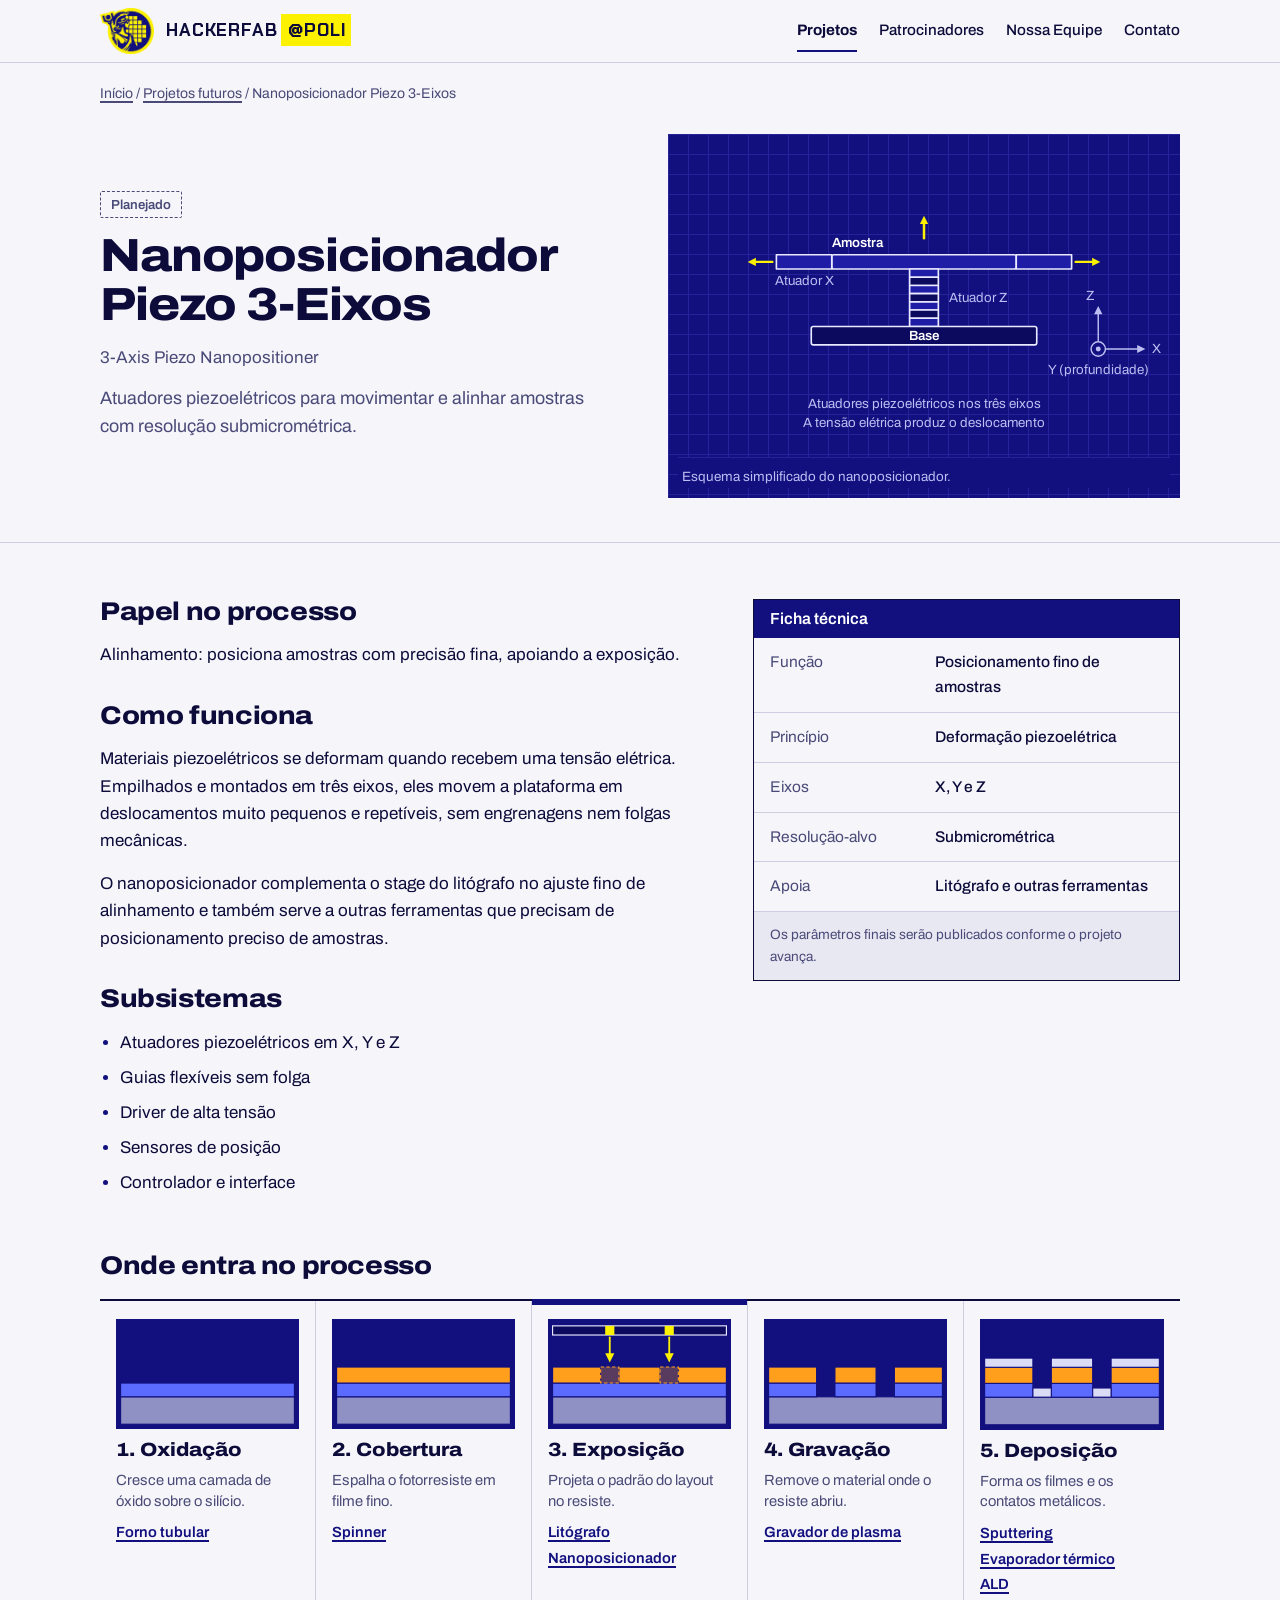
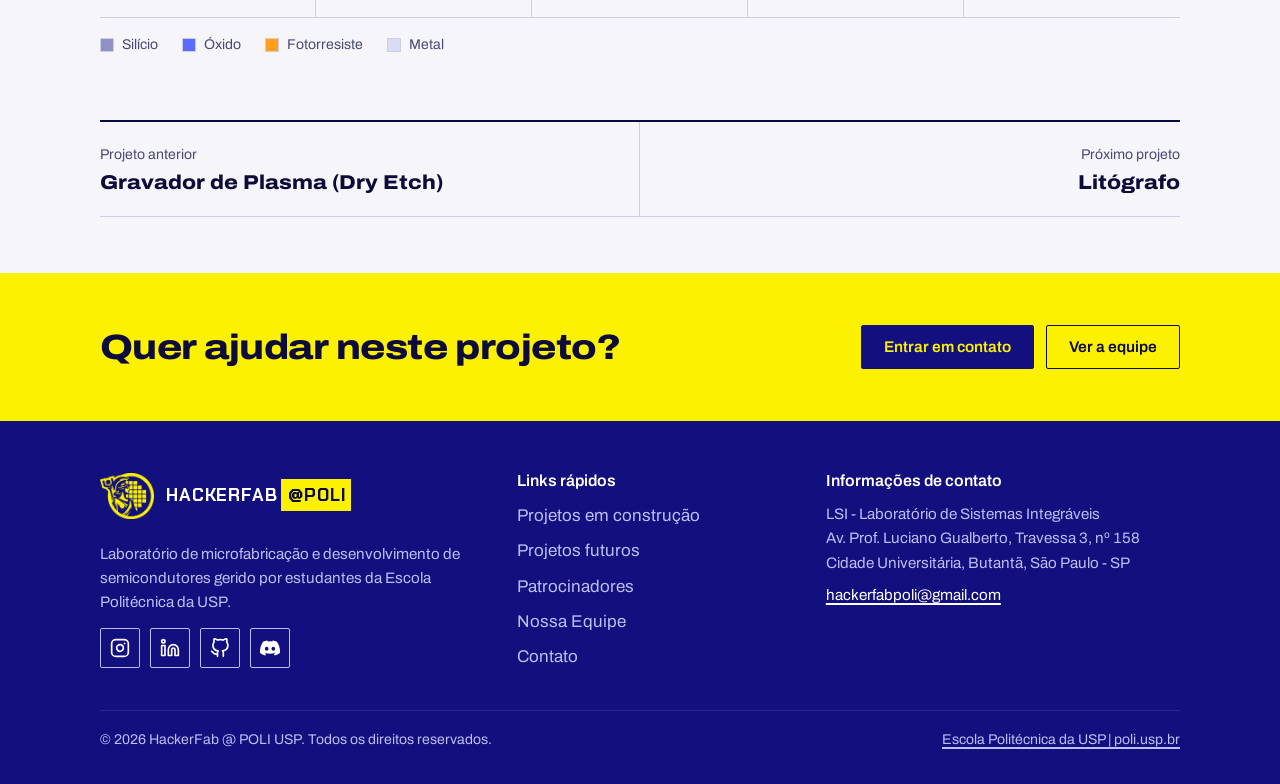
<file: projeto-nanoposicionador.html>
<!doctype html>
<html lang="pt-BR"><head><meta charset="utf-8"><meta name="viewport" content="width=device-width, initial-scale=1">
<title>Nanoposicionador Piezo 3-Eixos | HackerFab @ POLI USP</title><meta name="description" content="Atuadores piezoelétricos para movimentar e alinhar amostras com resolução submicrométrica.">
<link rel="preconnect" href="https://fonts.googleapis.com"><link rel="preconnect" href="https://fonts.gstatic.com" crossorigin>
<link rel="icon" type="image/png" href="logo-mark.png">
<link rel="stylesheet" href="https://fonts.googleapis.com/css2?family=Archivo:wdth,wght@62..125,100..900&family=Chakra+Petch:wght@600;700&display=swap"><link rel="stylesheet" href="style.css"></head>
<body>
<header class="topbar"><div class="wrap">
  <a class="brand" href="index.html" aria-label="HackerFab@POLI, página inicial"><img src="logo-mark.png" alt="" width="54" height="46"><span>HackerFab<b>@POLI</b></span></a>
  <nav class="nav" aria-label="Principal"><a href="index.html#projetos" aria-current="page">Projetos</a><a href="patrocinadores.html">Patrocinadores</a><a href="equipe.html">Nossa Equipe</a><a href="contato.html">Contato</a></nav>
</div></header>
<main>
<div class="wrap crumbs"><a href="index.html">Início</a> / <a href="index.html#futuros">Projetos futuros</a> / Nanoposicionador Piezo 3-Eixos</div>
<section class="proj-head"><div class="wrap">
  <div class="text"><span class="chip plan">Planejado</span><h1 class="long">Nanoposicionador Piezo 3-Eixos</h1><span class="en">3-Axis Piezo Nanopositioner</span><p class="lead">Atuadores piezoelétricos para movimentar e alinhar amostras com resolução submicrométrica.</p></div>
  <figure class="sheet-fig"><svg class="sch" viewBox="0 0 480 300" role="img" aria-label="Esquema do nanoposicionador piezoelétrico: plataforma, atuadores nos três eixos e base" xmlns="http://www.w3.org/2000/svg">
    <rect class="fl" x="150" y="108" width="180" height="14" rx="2"/><text class="b" x="150" y="100" text-anchor="start">Amostra</text>
    <rect class="fl" x="226" y="122" width="28" height="8"/><rect class="bg" x="226" y="130" width="28" height="8"/><rect class="fl" x="226" y="138" width="28" height="8"/><rect class="bg" x="226" y="146" width="28" height="8"/><rect class="fl" x="226" y="154" width="28" height="8"/><rect class="bg" x="226" y="162" width="28" height="8"/><rect class="fl" x="226" y="170" width="28" height="8"/><text x="264" y="154" text-anchor="start">Atuador Z</text>
    <rect class="bg" x="130" y="178" width="220" height="18" rx="2"/><text class="b" x="240" y="191" text-anchor="middle">Base</text>
    <rect class="fl" x="96" y="108" width="54" height="14"/><rect class="fl" x="330" y="108" width="54" height="14"/><text x="123" y="138" text-anchor="middle">Atuador X</text>
    <line class="am" x1="240" y1="92" x2="240" y2="78"/><polygon class="amf" points="240,70 236,78 244,78"/><line class="am" x1="92" y1="115" x2="76" y2="115"/><polygon class="amf" points="68,115 76,119 76,111"/><line class="am" x1="388" y1="115" x2="404" y2="115"/><polygon class="amf" points="412,115 404,111 404,119"/>
    <circle class="mu" cx="410" cy="200" r="7"/><circle class="muf" cx="410" cy="200" r="2.4"/>
    <line class="mu" x1="418" y1="200" x2="448" y2="200"/><polygon class="muf" points="456,200 448,196 448,204"/><text x="462" y="204" text-anchor="start">X</text><line class="mu" x1="410" y1="192" x2="410" y2="166"/><polygon class="muf" points="410,158 406,166 414,166"/><text x="406" y="152" text-anchor="end">Z</text><text x="410" y="224" text-anchor="middle">Y (profundidade)</text>
    <text x="240" y="258" text-anchor="middle">Atuadores piezoelétricos nos três eixos</text><text x="240" y="276" text-anchor="middle">A tensão elétrica produz o deslocamento</text></svg><figcaption>Esquema simplificado do nanoposicionador.</figcaption></figure>
</div></section>
<div class="wrap proj-body">
  <div class="prose"><h2>Papel no processo</h2><p>Alinhamento: posiciona amostras com precisão fina, apoiando a exposição.</p>
    <h2>Como funciona</h2><p>Materiais piezoelétricos se deformam quando recebem uma tensão elétrica. Empilhados e montados em três eixos, eles movem a plataforma em deslocamentos muito pequenos e repetíveis, sem engrenagens nem folgas mecânicas.</p><p>O nanoposicionador complementa o stage do litógrafo no ajuste fino de alinhamento e também serve a outras ferramentas que precisam de posicionamento preciso de amostras.</p>
    <h2>Subsistemas</h2><ul><li>Atuadores piezoelétricos em X, Y e Z</li><li>Guias flexíveis sem folga</li><li>Driver de alta tensão</li><li>Sensores de posição</li><li>Controlador e interface</li></ul></div>
  <aside class="sheet" aria-label="Ficha técnica"><h2>Ficha técnica</h2><dl><div class="row"><dt>Função</dt><dd>Posicionamento fino de amostras</dd></div><div class="row"><dt>Princípio</dt><dd>Deformação piezoelétrica</dd></div><div class="row"><dt>Eixos</dt><dd>X, Y e Z</dd></div><div class="row"><dt>Resolução-alvo</dt><dd>Submicrométrica</dd></div><div class="row"><dt>Apoia</dt><dd>Litógrafo e outras ferramentas</dd></div></dl>
    <div class="foot">Os parâmetros finais serão publicados conforme o projeto avança.</div></aside>
</div>


<section class="wrap" style="padding-bottom:16px"><div class="sec-head" style="margin-bottom:20px"><h2 style="font-size:1.6rem;font-stretch:112%">Onde entra no processo</h2></div><ol class="flow"><li><svg class="xs" viewBox="0 0 160 96" aria-hidden="true" xmlns="http://www.w3.org/2000/svg"><rect class="si" x="4" y="68" width="152" height="24"/><rect class="ox" x="4" y="56" width="152" height="12"/></svg><p class="t">1. Oxidação</p><p class="d">Cresce uma camada de óxido sobre o silício.</p>
    <div class="tools"><a href="projeto-forno.html">Forno tubular</a></div></li><li><svg class="xs" viewBox="0 0 160 96" aria-hidden="true" xmlns="http://www.w3.org/2000/svg"><rect class="si" x="4" y="68" width="152" height="24"/><rect class="ox" x="4" y="56" width="152" height="12"/><rect class="rs" x="4" y="42" width="152" height="14"/></svg><p class="t">2. Cobertura</p><p class="d">Espalha o fotorresiste em filme fino.</p>
    <div class="tools"><a href="projeto-spinner.html">Spinner</a></div></li><li aria-current="step"><svg class="xs" viewBox="0 0 160 96" aria-hidden="true" xmlns="http://www.w3.org/2000/svg"><rect class="si" x="4" y="68" width="152" height="24"/><rect class="ox" x="4" y="56" width="152" height="12"/><rect class="rs" x="4" y="42" width="42" height="14"/><rect class="rs" x="62" y="42" width="36" height="14"/><rect class="rs" x="114" y="42" width="42" height="14"/><rect class="rx" x="46" y="42" width="16" height="14"/><rect class="rx" x="98" y="42" width="16" height="14"/><rect class="mod" x="4" y="6" width="152" height="8"/><rect class="pxon" x="50" y="6" width="8" height="8"/><rect class="pxon" x="102" y="6" width="8" height="8"/><line class="uv" x1="54" y1="16" x2="54" y2="31"/><polygon class="uvf" points="54,38 50,30 58,30"/><line class="uv" x1="106" y1="16" x2="106" y2="31"/><polygon class="uvf" points="106,38 102,30 110,30"/></svg><p class="t">3. Exposição</p><p class="d">Projeta o padrão do layout no resiste.</p>
    <div class="tools"><a href="projeto-litografo.html">Litógrafo</a><a href="projeto-nanoposicionador.html">Nanoposicionador</a></div></li><li><svg class="xs" viewBox="0 0 160 96" aria-hidden="true" xmlns="http://www.w3.org/2000/svg"><rect class="si" x="4" y="68" width="152" height="24"/><rect class="ox" x="4" y="56" width="42" height="12"/><rect class="ox" x="62" y="56" width="36" height="12"/><rect class="ox" x="114" y="56" width="42" height="12"/><rect class="rs" x="4" y="42" width="42" height="14"/><rect class="rs" x="62" y="42" width="36" height="14"/><rect class="rs" x="114" y="42" width="42" height="14"/></svg><p class="t">4. Gravação</p><p class="d">Remove o material onde o resiste abriu.</p>
    <div class="tools"><a href="projeto-plasma.html">Gravador de plasma</a></div></li><li><svg class="xs" viewBox="0 0 160 96" aria-hidden="true" xmlns="http://www.w3.org/2000/svg"><rect class="si" x="4" y="68" width="152" height="24"/><rect class="ox" x="4" y="56" width="42" height="12"/><rect class="ox" x="62" y="56" width="36" height="12"/><rect class="ox" x="114" y="56" width="42" height="12"/><rect class="rs" x="4" y="42" width="42" height="14"/><rect class="rs" x="62" y="42" width="36" height="14"/><rect class="rs" x="114" y="42" width="42" height="14"/><rect class="mt" x="4" y="34" width="42" height="8"/><rect class="mt" x="62" y="34" width="36" height="8"/><rect class="mt" x="114" y="34" width="42" height="8"/><rect class="mt" x="46" y="60" width="16" height="8"/><rect class="mt" x="98" y="60" width="16" height="8"/></svg><p class="t">5. Deposição</p><p class="d">Forma os filmes e os contatos metálicos.</p>
    <div class="tools"><a href="projeto-sputtering.html">Sputtering</a><a href="projeto-evaporador.html">Evaporador térmico</a><a href="projeto-ald.html">ALD</a></div></li></ol>
<div class="legend"><span><i style="background:var(--pn-si)"></i>Silício</span><span><i style="background:var(--pn-ox)"></i>Óxido</span><span><i style="background:var(--pn-resist)"></i>Fotorresiste</span><span><i style="background:var(--pn-silver)"></i>Metal</span></div></section>
<div class="wrap" style="padding-top:40px"><nav class="pager" aria-label="Outros projetos">
  <a href="projeto-plasma.html"><span class="lbl">Projeto anterior</span><span class="nm">Gravador de Plasma (Dry Etch)</span></a>
  <a href="projeto-litografo.html"><span class="lbl">Próximo projeto</span><span class="nm">Litógrafo</span></a>
</nav></div>
<section class="cta-band"><div class="wrap"><h2>Quer ajudar neste projeto?</h2>
  <div style="display:flex;flex-wrap:wrap;gap:12px"><a class="btn primary" href="contato.html">Entrar em contato</a><a class="btn" href="equipe.html">Ver a equipe</a></div></div></section></main>
<footer class="foot-site"><div class="wrap">
  <div class="cols">
    <div><a class="brand" href="index.html" aria-label="HackerFab@POLI, página inicial"><img src="logo-mark.png" alt="" width="54" height="46"><span>HackerFab<b>@POLI</b></span></a>
      <p class="about">Laboratório de microfabricação e desenvolvimento de semicondutores gerido por estudantes da Escola Politécnica da USP.</p>
      <div class="social"><a href="https://www.instagram.com/hackerfab_poli" target="_blank" rel="noopener noreferrer" aria-label="Instagram" title="Instagram"><svg viewBox="0 0 24 24" fill="none" stroke="currentColor" stroke-width="2" stroke-linecap="round" stroke-linejoin="round" aria-hidden="true"><rect x="2" y="2" width="20" height="20" rx="5" ry="5"/><path d="M16 11.37A4 4 0 1 1 12.63 8 4 4 0 0 1 16 11.37z"/><line x1="17.5" y1="6.5" x2="17.51" y2="6.5"/></svg></a><a href="https://linkedin.com" target="_blank" rel="noopener noreferrer" aria-label="LinkedIn" title="LinkedIn"><svg viewBox="0 0 24 24" fill="none" stroke="currentColor" stroke-width="2" stroke-linecap="round" stroke-linejoin="round" aria-hidden="true"><path d="M16 8a6 6 0 0 1 6 6v7h-4v-7a2 2 0 0 0-2-2 2 2 0 0 0-2 2v7h-4v-7a6 6 0 0 1 6-6z"/><rect x="2" y="9" width="4" height="12"/><circle cx="4" cy="4" r="2"/></svg></a><a href="https://github.com/hacker-fab" target="_blank" rel="noopener noreferrer" aria-label="GitHub" title="GitHub"><svg viewBox="0 0 24 24" fill="none" stroke="currentColor" stroke-width="2" stroke-linecap="round" stroke-linejoin="round" aria-hidden="true"><path d="M9 19c-5 1.5-5-2.5-7-3m14 6v-3.87a3.37 3.37 0 0 0-.94-2.61c3.14-.35 6.44-1.54 6.44-7A5.44 5.44 0 0 0 20 4.77 5.07 5.07 0 0 0 19.91 1S18.73.65 16 2.48a13.38 13.38 0 0 0-7 0C6.27.65 5.09 1 5.09 1A5.07 5.07 0 0 0 5 4.77a5.44 5.44 0 0 0-1.5 3.78c0 5.42 3.3 6.61 6.44 7A3.37 3.37 0 0 0 9 18.13V22"/></svg></a><a href="https://discord.gg/yFaW3Zs4aP" target="_blank" rel="noopener noreferrer" aria-label="Discord" title="Discord"><svg viewBox="0 0 24 24" fill="currentColor" aria-hidden="true"><path d="M20.317 4.37a19.791 19.791 0 0 0-4.885-1.515.074.074 0 0 0-.079.037c-.21.375-.444.864-.608 1.25a18.27 18.27 0 0 0-5.487 0 12.64 12.64 0 0 0-.617-1.25.077.077 0 0 0-.079-.037A19.736 19.736 0 0 0 3.677 4.37a.07.07 0 0 0-.032.027C.533 9.046-.32 13.58.099 18.057a.082.082 0 0 0 .031.057 19.9 19.9 0 0 0 5.993 3.03.078.078 0 0 0 .084-.028c.462-.63.874-1.295 1.226-1.994.021-.041.001-.09-.041-.106a13.107 13.107 0 0 1-1.872-.892.077.077 0 0 1-.008-.128 10.2 10.2 0 0 0 .372-.292.074.074 0 0 1 .077-.01c3.928 1.793 8.18 1.793 12.061 0a.074.074 0 0 1 .078.01c.12.098.246.198.373.292a.077.077 0 0 1-.006.127 12.299 12.299 0 0 1-1.873.892.077.077 0 0 0-.041.107c.36.698.772 1.362 1.225 1.993a.076.076 0 0 0 .084.028 19.839 19.839 0 0 0 6.002-3.03.077.077 0 0 0 .032-.054c.5-5.177-.838-9.674-3.549-13.66a.061.061 0 0 0-.031-.028zM8.02 15.33c-1.183 0-2.157-1.085-2.157-2.419 0-1.333.956-2.419 2.157-2.419 1.21 0 2.176 1.096 2.157 2.42 0 1.333-.956 2.418-2.157 2.418zm7.975 0c-1.183 0-2.157-1.085-2.157-2.419 0-1.333.955-2.419 2.157-2.419 1.21 0 2.176 1.096 2.157 2.42 0 1.333-.946 2.418-2.157 2.418z"/></svg></a></div></div>
    <div><h4>Links rápidos</h4><ul>
      <li><a href="index.html#projetos">Projetos em construção</a></li>
      <li><a href="index.html#futuros">Projetos futuros</a></li>
      <li><a href="patrocinadores.html">Patrocinadores</a></li>
      <li><a href="equipe.html">Nossa Equipe</a></li>
      <li><a href="contato.html">Contato</a></li></ul></div>
    <div><h4>Informações de contato</h4><address>
      <span>LSI - Laboratório de Sistemas Integráveis<br>Av. Prof. Luciano Gualberto, Travessa 3, nº 158<br>Cidade Universitária, Butantã, São Paulo - SP</span>
      <a href="mailto:hackerfabpoli@gmail.com">hackerfabpoli@gmail.com</a></address></div>
  </div>
  <div class="legal"><span>© 2026 HackerFab @ POLI USP. Todos os direitos reservados.</span><a href="https://www.poli.usp.br" target="_blank" rel="noopener noreferrer">Escola Politécnica da USP | poli.usp.br</a></div>
</div></footer>
</body></html>
</file>
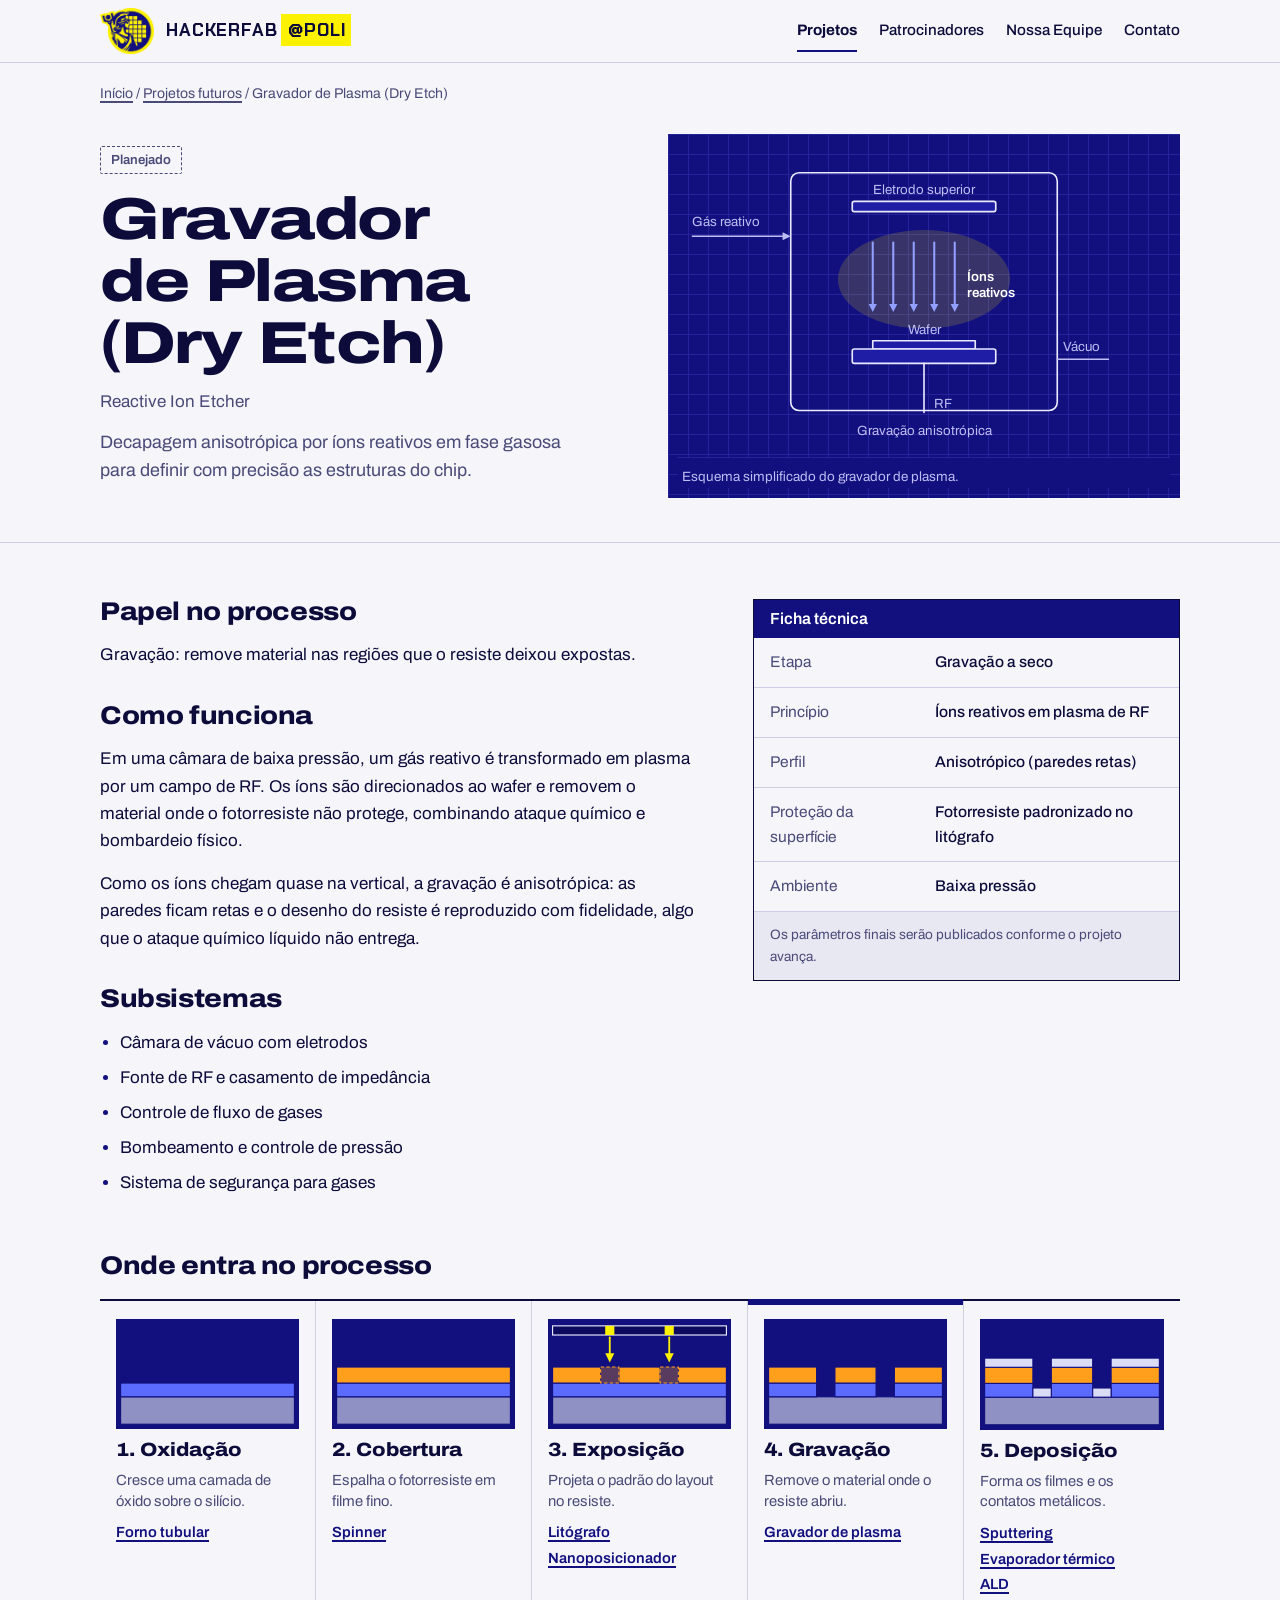
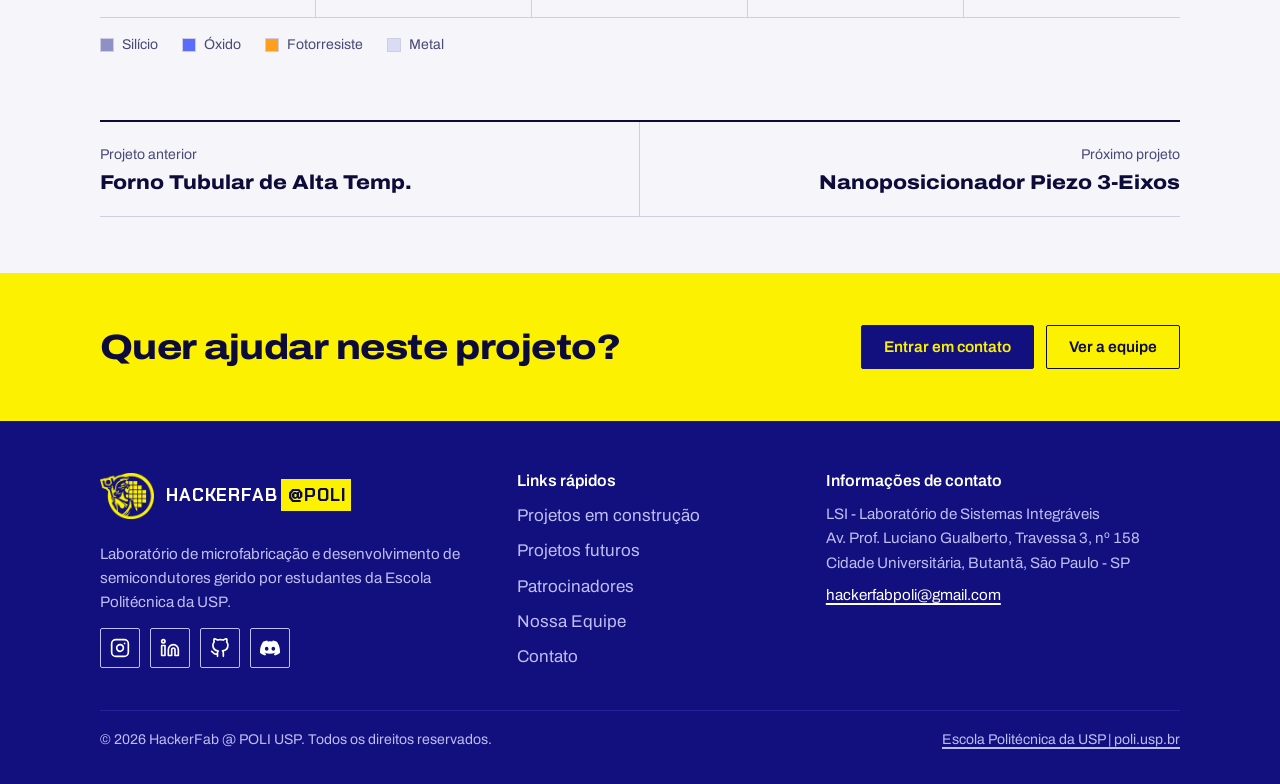
<file: projeto-plasma.html>
<!doctype html>
<html lang="pt-BR"><head><meta charset="utf-8"><meta name="viewport" content="width=device-width, initial-scale=1">
<title>Gravador de Plasma (Dry Etch) | HackerFab @ POLI USP</title><meta name="description" content="Decapagem anisotrópica por íons reativos em fase gasosa para definir com precisão as estruturas do chip.">
<link rel="preconnect" href="https://fonts.googleapis.com"><link rel="preconnect" href="https://fonts.gstatic.com" crossorigin>
<link rel="icon" type="image/png" href="logo-mark.png">
<link rel="stylesheet" href="https://fonts.googleapis.com/css2?family=Archivo:wdth,wght@62..125,100..900&family=Chakra+Petch:wght@600;700&display=swap"><link rel="stylesheet" href="style.css"></head>
<body>
<header class="topbar"><div class="wrap">
  <a class="brand" href="index.html" aria-label="HackerFab@POLI, página inicial"><img src="logo-mark.png" alt="" width="54" height="46"><span>HackerFab<b>@POLI</b></span></a>
  <nav class="nav" aria-label="Principal"><a href="index.html#projetos" aria-current="page">Projetos</a><a href="patrocinadores.html">Patrocinadores</a><a href="equipe.html">Nossa Equipe</a><a href="contato.html">Contato</a></nav>
</div></header>
<main>
<div class="wrap crumbs"><a href="index.html">Início</a> / <a href="index.html#futuros">Projetos futuros</a> / Gravador de Plasma (Dry Etch)</div>
<section class="proj-head"><div class="wrap">
  <div class="text"><span class="chip plan">Planejado</span><h1>Gravador de Plasma (Dry Etch)</h1><span class="en">Reactive Ion Etcher</span><p class="lead">Decapagem anisotrópica por íons reativos em fase gasosa para definir com precisão as estruturas do chip.</p></div>
  <figure class="sheet-fig"><svg class="sch" viewBox="0 0 480 300" role="img" aria-label="Esquema do gravador de plasma: eletrodos, íons reativos e wafer" xmlns="http://www.w3.org/2000/svg">
    <rect class="ln" x="110" y="28" width="260" height="232" rx="8"/>
    <rect class="fl" x="170" y="56" width="140" height="10" rx="2"/><text x="240" y="49" text-anchor="middle">Eletrodo superior</text>
    <ellipse class="glow" cx="240" cy="132" rx="84" ry="48"/>
    <line class="ac" x1="190" y1="96" x2="190" y2="156"/><polygon class="acf" points="190,164 194,156 186,156"/><line class="ac" x1="210" y1="96" x2="210" y2="156"/><polygon class="acf" points="210,164 214,156 206,156"/><line class="ac" x1="230" y1="96" x2="230" y2="156"/><polygon class="acf" points="230,164 234,156 226,156"/><line class="ac" x1="250" y1="96" x2="250" y2="156"/><polygon class="acf" points="250,164 254,156 246,156"/><line class="ac" x1="270" y1="96" x2="270" y2="156"/><polygon class="acf" points="270,164 274,156 266,156"/>
    <text class="b" x="282" y="134" text-anchor="start">Íons</text><text class="b" x="282" y="149" text-anchor="start">reativos</text>
    <text x="240" y="185" text-anchor="middle">Wafer</text><rect class="fl" x="190" y="192" width="100" height="8"/>
    <rect class="fl" x="170" y="200" width="140" height="14" rx="2"/>
    <line class="ln" x1="240" y1="214" x2="240" y2="262"/><text x="250" y="258" text-anchor="start">RF</text>
    <line class="mu" x1="14" y1="90" x2="102" y2="90"/><polygon class="muf" points="110,90 102,86 102,94"/><text x="14" y="80" text-anchor="start">Gás reativo</text>
    <path class="mu" d="M370 210 H420"/><text x="376" y="202" text-anchor="start">Vácuo</text><text x="240" y="284" text-anchor="middle">Gravação anisotrópica</text></svg><figcaption>Esquema simplificado do gravador de plasma.</figcaption></figure>
</div></section>
<div class="wrap proj-body">
  <div class="prose"><h2>Papel no processo</h2><p>Gravação: remove material nas regiões que o resiste deixou expostas.</p>
    <h2>Como funciona</h2><p>Em uma câmara de baixa pressão, um gás reativo é transformado em plasma por um campo de RF. Os íons são direcionados ao wafer e removem o material onde o fotorresiste não protege, combinando ataque químico e bombardeio físico.</p><p>Como os íons chegam quase na vertical, a gravação é anisotrópica: as paredes ficam retas e o desenho do resiste é reproduzido com fidelidade, algo que o ataque químico líquido não entrega.</p>
    <h2>Subsistemas</h2><ul><li>Câmara de vácuo com eletrodos</li><li>Fonte de RF e casamento de impedância</li><li>Controle de fluxo de gases</li><li>Bombeamento e controle de pressão</li><li>Sistema de segurança para gases</li></ul></div>
  <aside class="sheet" aria-label="Ficha técnica"><h2>Ficha técnica</h2><dl><div class="row"><dt>Etapa</dt><dd>Gravação a seco</dd></div><div class="row"><dt>Princípio</dt><dd>Íons reativos em plasma de RF</dd></div><div class="row"><dt>Perfil</dt><dd>Anisotrópico (paredes retas)</dd></div><div class="row"><dt>Proteção da superfície</dt><dd>Fotorresiste padronizado no litógrafo</dd></div><div class="row"><dt>Ambiente</dt><dd>Baixa pressão</dd></div></dl>
    <div class="foot">Os parâmetros finais serão publicados conforme o projeto avança.</div></aside>
</div>


<section class="wrap" style="padding-bottom:16px"><div class="sec-head" style="margin-bottom:20px"><h2 style="font-size:1.6rem;font-stretch:112%">Onde entra no processo</h2></div><ol class="flow"><li><svg class="xs" viewBox="0 0 160 96" aria-hidden="true" xmlns="http://www.w3.org/2000/svg"><rect class="si" x="4" y="68" width="152" height="24"/><rect class="ox" x="4" y="56" width="152" height="12"/></svg><p class="t">1. Oxidação</p><p class="d">Cresce uma camada de óxido sobre o silício.</p>
    <div class="tools"><a href="projeto-forno.html">Forno tubular</a></div></li><li><svg class="xs" viewBox="0 0 160 96" aria-hidden="true" xmlns="http://www.w3.org/2000/svg"><rect class="si" x="4" y="68" width="152" height="24"/><rect class="ox" x="4" y="56" width="152" height="12"/><rect class="rs" x="4" y="42" width="152" height="14"/></svg><p class="t">2. Cobertura</p><p class="d">Espalha o fotorresiste em filme fino.</p>
    <div class="tools"><a href="projeto-spinner.html">Spinner</a></div></li><li><svg class="xs" viewBox="0 0 160 96" aria-hidden="true" xmlns="http://www.w3.org/2000/svg"><rect class="si" x="4" y="68" width="152" height="24"/><rect class="ox" x="4" y="56" width="152" height="12"/><rect class="rs" x="4" y="42" width="42" height="14"/><rect class="rs" x="62" y="42" width="36" height="14"/><rect class="rs" x="114" y="42" width="42" height="14"/><rect class="rx" x="46" y="42" width="16" height="14"/><rect class="rx" x="98" y="42" width="16" height="14"/><rect class="mod" x="4" y="6" width="152" height="8"/><rect class="pxon" x="50" y="6" width="8" height="8"/><rect class="pxon" x="102" y="6" width="8" height="8"/><line class="uv" x1="54" y1="16" x2="54" y2="31"/><polygon class="uvf" points="54,38 50,30 58,30"/><line class="uv" x1="106" y1="16" x2="106" y2="31"/><polygon class="uvf" points="106,38 102,30 110,30"/></svg><p class="t">3. Exposição</p><p class="d">Projeta o padrão do layout no resiste.</p>
    <div class="tools"><a href="projeto-litografo.html">Litógrafo</a><a href="projeto-nanoposicionador.html">Nanoposicionador</a></div></li><li aria-current="step"><svg class="xs" viewBox="0 0 160 96" aria-hidden="true" xmlns="http://www.w3.org/2000/svg"><rect class="si" x="4" y="68" width="152" height="24"/><rect class="ox" x="4" y="56" width="42" height="12"/><rect class="ox" x="62" y="56" width="36" height="12"/><rect class="ox" x="114" y="56" width="42" height="12"/><rect class="rs" x="4" y="42" width="42" height="14"/><rect class="rs" x="62" y="42" width="36" height="14"/><rect class="rs" x="114" y="42" width="42" height="14"/></svg><p class="t">4. Gravação</p><p class="d">Remove o material onde o resiste abriu.</p>
    <div class="tools"><a href="projeto-plasma.html">Gravador de plasma</a></div></li><li><svg class="xs" viewBox="0 0 160 96" aria-hidden="true" xmlns="http://www.w3.org/2000/svg"><rect class="si" x="4" y="68" width="152" height="24"/><rect class="ox" x="4" y="56" width="42" height="12"/><rect class="ox" x="62" y="56" width="36" height="12"/><rect class="ox" x="114" y="56" width="42" height="12"/><rect class="rs" x="4" y="42" width="42" height="14"/><rect class="rs" x="62" y="42" width="36" height="14"/><rect class="rs" x="114" y="42" width="42" height="14"/><rect class="mt" x="4" y="34" width="42" height="8"/><rect class="mt" x="62" y="34" width="36" height="8"/><rect class="mt" x="114" y="34" width="42" height="8"/><rect class="mt" x="46" y="60" width="16" height="8"/><rect class="mt" x="98" y="60" width="16" height="8"/></svg><p class="t">5. Deposição</p><p class="d">Forma os filmes e os contatos metálicos.</p>
    <div class="tools"><a href="projeto-sputtering.html">Sputtering</a><a href="projeto-evaporador.html">Evaporador térmico</a><a href="projeto-ald.html">ALD</a></div></li></ol>
<div class="legend"><span><i style="background:var(--pn-si)"></i>Silício</span><span><i style="background:var(--pn-ox)"></i>Óxido</span><span><i style="background:var(--pn-resist)"></i>Fotorresiste</span><span><i style="background:var(--pn-silver)"></i>Metal</span></div></section>
<div class="wrap" style="padding-top:40px"><nav class="pager" aria-label="Outros projetos">
  <a href="projeto-forno.html"><span class="lbl">Projeto anterior</span><span class="nm">Forno Tubular de Alta Temp.</span></a>
  <a href="projeto-nanoposicionador.html"><span class="lbl">Próximo projeto</span><span class="nm">Nanoposicionador Piezo 3-Eixos</span></a>
</nav></div>
<section class="cta-band"><div class="wrap"><h2>Quer ajudar neste projeto?</h2>
  <div style="display:flex;flex-wrap:wrap;gap:12px"><a class="btn primary" href="contato.html">Entrar em contato</a><a class="btn" href="equipe.html">Ver a equipe</a></div></div></section></main>
<footer class="foot-site"><div class="wrap">
  <div class="cols">
    <div><a class="brand" href="index.html" aria-label="HackerFab@POLI, página inicial"><img src="logo-mark.png" alt="" width="54" height="46"><span>HackerFab<b>@POLI</b></span></a>
      <p class="about">Laboratório de microfabricação e desenvolvimento de semicondutores gerido por estudantes da Escola Politécnica da USP.</p>
      <div class="social"><a href="https://www.instagram.com/hackerfab_poli" target="_blank" rel="noopener noreferrer" aria-label="Instagram" title="Instagram"><svg viewBox="0 0 24 24" fill="none" stroke="currentColor" stroke-width="2" stroke-linecap="round" stroke-linejoin="round" aria-hidden="true"><rect x="2" y="2" width="20" height="20" rx="5" ry="5"/><path d="M16 11.37A4 4 0 1 1 12.63 8 4 4 0 0 1 16 11.37z"/><line x1="17.5" y1="6.5" x2="17.51" y2="6.5"/></svg></a><a href="https://linkedin.com" target="_blank" rel="noopener noreferrer" aria-label="LinkedIn" title="LinkedIn"><svg viewBox="0 0 24 24" fill="none" stroke="currentColor" stroke-width="2" stroke-linecap="round" stroke-linejoin="round" aria-hidden="true"><path d="M16 8a6 6 0 0 1 6 6v7h-4v-7a2 2 0 0 0-2-2 2 2 0 0 0-2 2v7h-4v-7a6 6 0 0 1 6-6z"/><rect x="2" y="9" width="4" height="12"/><circle cx="4" cy="4" r="2"/></svg></a><a href="https://github.com/hacker-fab" target="_blank" rel="noopener noreferrer" aria-label="GitHub" title="GitHub"><svg viewBox="0 0 24 24" fill="none" stroke="currentColor" stroke-width="2" stroke-linecap="round" stroke-linejoin="round" aria-hidden="true"><path d="M9 19c-5 1.5-5-2.5-7-3m14 6v-3.87a3.37 3.37 0 0 0-.94-2.61c3.14-.35 6.44-1.54 6.44-7A5.44 5.44 0 0 0 20 4.77 5.07 5.07 0 0 0 19.91 1S18.73.65 16 2.48a13.38 13.38 0 0 0-7 0C6.27.65 5.09 1 5.09 1A5.07 5.07 0 0 0 5 4.77a5.44 5.44 0 0 0-1.5 3.78c0 5.42 3.3 6.61 6.44 7A3.37 3.37 0 0 0 9 18.13V22"/></svg></a><a href="https://discord.gg/yFaW3Zs4aP" target="_blank" rel="noopener noreferrer" aria-label="Discord" title="Discord"><svg viewBox="0 0 24 24" fill="currentColor" aria-hidden="true"><path d="M20.317 4.37a19.791 19.791 0 0 0-4.885-1.515.074.074 0 0 0-.079.037c-.21.375-.444.864-.608 1.25a18.27 18.27 0 0 0-5.487 0 12.64 12.64 0 0 0-.617-1.25.077.077 0 0 0-.079-.037A19.736 19.736 0 0 0 3.677 4.37a.07.07 0 0 0-.032.027C.533 9.046-.32 13.58.099 18.057a.082.082 0 0 0 .031.057 19.9 19.9 0 0 0 5.993 3.03.078.078 0 0 0 .084-.028c.462-.63.874-1.295 1.226-1.994.021-.041.001-.09-.041-.106a13.107 13.107 0 0 1-1.872-.892.077.077 0 0 1-.008-.128 10.2 10.2 0 0 0 .372-.292.074.074 0 0 1 .077-.01c3.928 1.793 8.18 1.793 12.061 0a.074.074 0 0 1 .078.01c.12.098.246.198.373.292a.077.077 0 0 1-.006.127 12.299 12.299 0 0 1-1.873.892.077.077 0 0 0-.041.107c.36.698.772 1.362 1.225 1.993a.076.076 0 0 0 .084.028 19.839 19.839 0 0 0 6.002-3.03.077.077 0 0 0 .032-.054c.5-5.177-.838-9.674-3.549-13.66a.061.061 0 0 0-.031-.028zM8.02 15.33c-1.183 0-2.157-1.085-2.157-2.419 0-1.333.956-2.419 2.157-2.419 1.21 0 2.176 1.096 2.157 2.42 0 1.333-.956 2.418-2.157 2.418zm7.975 0c-1.183 0-2.157-1.085-2.157-2.419 0-1.333.955-2.419 2.157-2.419 1.21 0 2.176 1.096 2.157 2.42 0 1.333-.946 2.418-2.157 2.418z"/></svg></a></div></div>
    <div><h4>Links rápidos</h4><ul>
      <li><a href="index.html#projetos">Projetos em construção</a></li>
      <li><a href="index.html#futuros">Projetos futuros</a></li>
      <li><a href="patrocinadores.html">Patrocinadores</a></li>
      <li><a href="equipe.html">Nossa Equipe</a></li>
      <li><a href="contato.html">Contato</a></li></ul></div>
    <div><h4>Informações de contato</h4><address>
      <span>LSI - Laboratório de Sistemas Integráveis<br>Av. Prof. Luciano Gualberto, Travessa 3, nº 158<br>Cidade Universitária, Butantã, São Paulo - SP</span>
      <a href="mailto:hackerfabpoli@gmail.com">hackerfabpoli@gmail.com</a></address></div>
  </div>
  <div class="legal"><span>© 2026 HackerFab @ POLI USP. Todos os direitos reservados.</span><a href="https://www.poli.usp.br" target="_blank" rel="noopener noreferrer">Escola Politécnica da USP | poli.usp.br</a></div>
</div></footer>
</body></html>
</file>
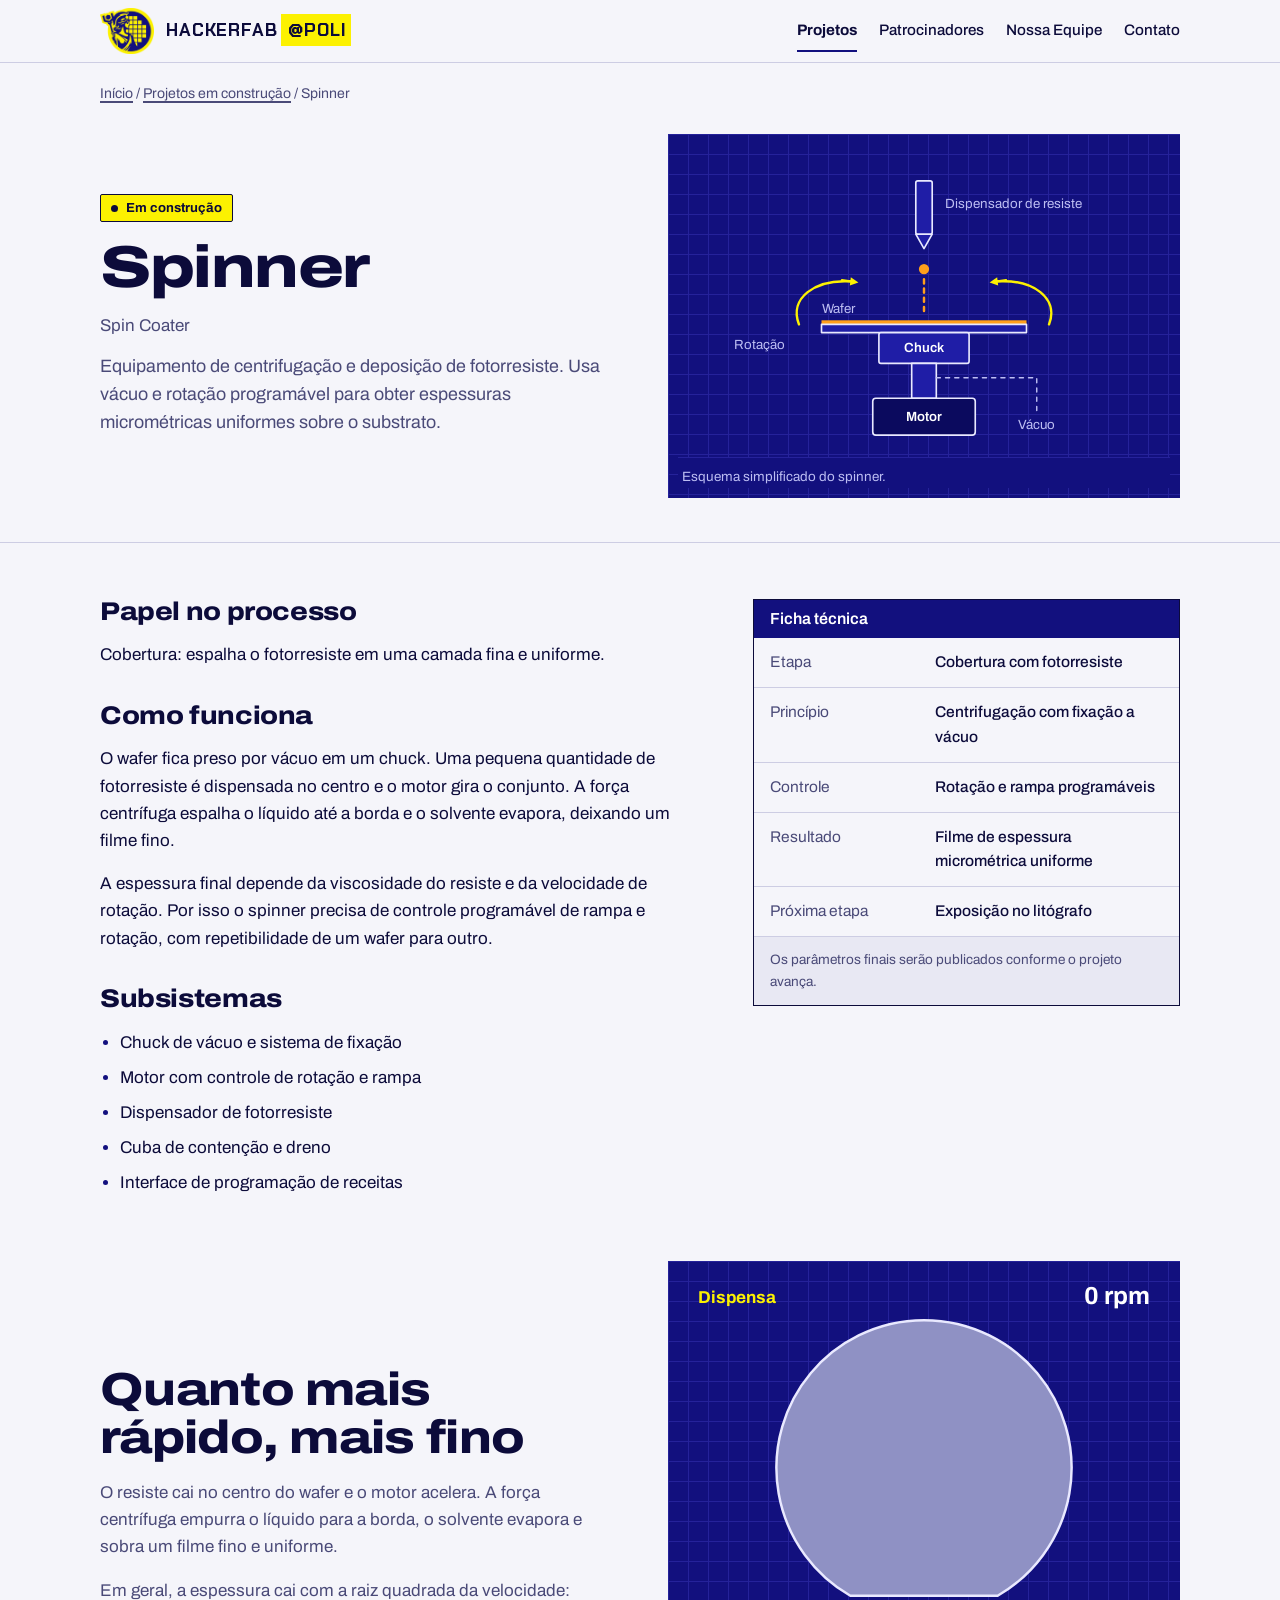
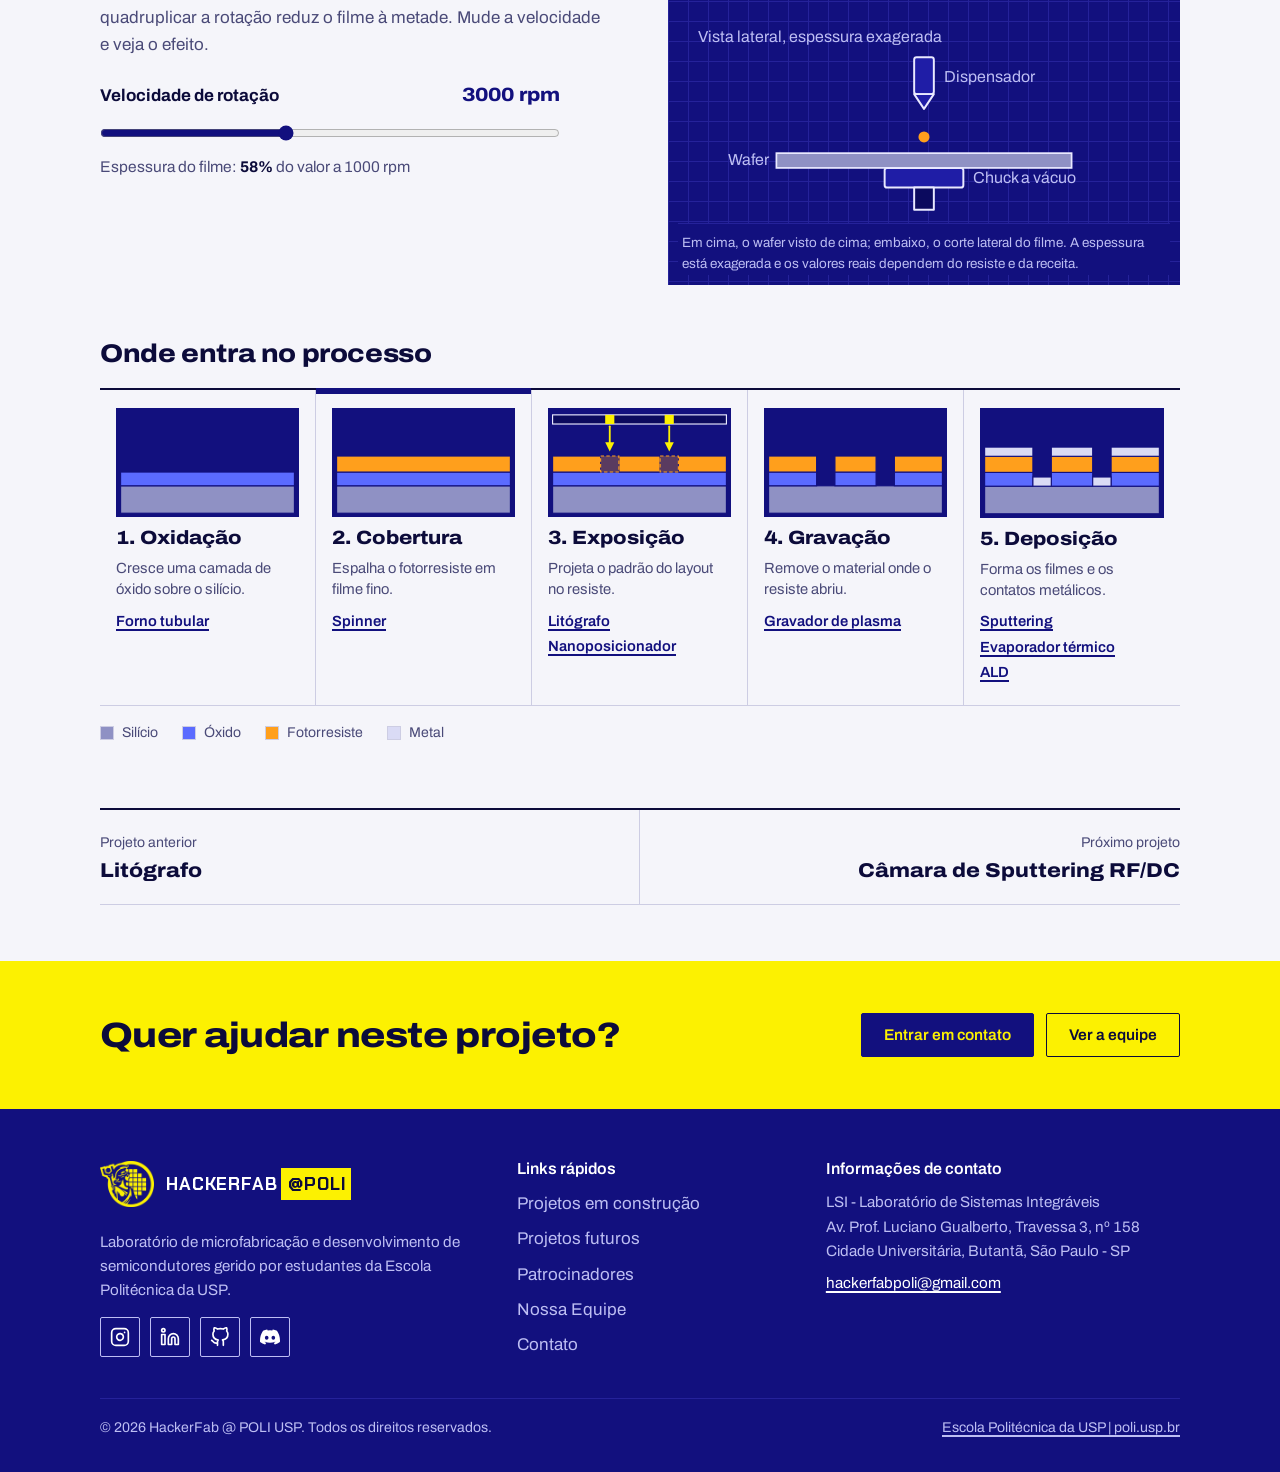
<file: projeto-spinner.html>
<!doctype html>
<html lang="pt-BR"><head><meta charset="utf-8"><meta name="viewport" content="width=device-width, initial-scale=1">
<title>Spinner | HackerFab @ POLI USP</title><meta name="description" content="Equipamento de centrifugação e deposição de fotorresiste. Usa vácuo e rotação programável para obter espessuras micrométricas uniformes sobre o substrato.">
<link rel="preconnect" href="https://fonts.googleapis.com"><link rel="preconnect" href="https://fonts.gstatic.com" crossorigin>
<link rel="icon" type="image/png" href="logo-mark.png">
<link rel="stylesheet" href="https://fonts.googleapis.com/css2?family=Archivo:wdth,wght@62..125,100..900&family=Chakra+Petch:wght@600;700&display=swap"><link rel="stylesheet" href="style.css"></head>
<body>
<header class="topbar"><div class="wrap">
  <a class="brand" href="index.html" aria-label="HackerFab@POLI, página inicial"><img src="logo-mark.png" alt="" width="54" height="46"><span>HackerFab<b>@POLI</b></span></a>
  <nav class="nav" aria-label="Principal"><a href="index.html#projetos" aria-current="page">Projetos</a><a href="patrocinadores.html">Patrocinadores</a><a href="equipe.html">Nossa Equipe</a><a href="contato.html">Contato</a></nav>
</div></header>
<main>
<div class="wrap crumbs"><a href="index.html">Início</a> / <a href="index.html#projetos">Projetos em construção</a> / Spinner</div>
<section class="proj-head"><div class="wrap">
  <div class="text"><span class="chip build">Em construção</span><h1>Spinner</h1><span class="en">Spin Coater</span><p class="lead">Equipamento de centrifugação e deposição de fotorresiste. Usa vácuo e rotação programável para obter espessuras micrométricas uniformes sobre o substrato.</p></div>
  <figure class="sheet-fig"><svg class="sch" viewBox="0 0 480 300" role="img" aria-label="Esquema do spinner: dispensador de fotorresiste, wafer sobre chuck a vácuo e motor" xmlns="http://www.w3.org/2000/svg">
    <rect class="fl" x="232" y="36" width="16" height="52" rx="2"/><polygon class="fl" points="232,88 248,88 240,102"/><text x="260" y="62" text-anchor="start">Dispensador de resiste</text>
    <circle class="rsf" cx="240" cy="122" r="5"/><line class="rs dash" x1="240" y1="132" x2="240" y2="168"/>
    <rect class="rsf" x="140" y="172" width="200" height="4"/><rect class="fl" x="140" y="176" width="200" height="8"/><text x="140" y="165" text-anchor="start">Wafer</text>
    <rect class="fl" x="196" y="184" width="88" height="30" rx="2"/><text class="b" x="240" y="203" text-anchor="middle">Chuck</text>
    <rect class="fl" x="228" y="214" width="24" height="34"/>
    <rect class="bg" x="190" y="248" width="100" height="36" rx="3"/><text class="b" x="240" y="270" text-anchor="middle">Motor</text>
    <path class="mu dash" d="M252 228 H350 V262"/><text x="350" y="278" text-anchor="middle">Vácuo</text>
    <path class="am" d="M118 176 C108 150 134 132 168 134"/><line class="am" x1="160" y1="133" x2="168.1" y2="134"/><polygon class="amf" points="176,135 168.6,130 167.6,138"/>
    <path class="am" d="M362 176 C372 150 346 132 312 134"/><line class="am" x1="320" y1="133" x2="311.9" y2="134"/><polygon class="amf" points="304,135 312.4,138 311.4,130"/>
    <text x="104" y="200" text-anchor="end">Rotação</text></svg><figcaption>Esquema simplificado do spinner.</figcaption></figure>
</div></section>
<div class="wrap proj-body">
  <div class="prose"><h2>Papel no processo</h2><p>Cobertura: espalha o fotorresiste em uma camada fina e uniforme.</p>
    <h2>Como funciona</h2><p>O wafer fica preso por vácuo em um chuck. Uma pequena quantidade de fotorresiste é dispensada no centro e o motor gira o conjunto. A força centrífuga espalha o líquido até a borda e o solvente evapora, deixando um filme fino.</p><p>A espessura final depende da viscosidade do resiste e da velocidade de rotação. Por isso o spinner precisa de controle programável de rampa e rotação, com repetibilidade de um wafer para outro.</p>
    <h2>Subsistemas</h2><ul><li>Chuck de vácuo e sistema de fixação</li><li>Motor com controle de rotação e rampa</li><li>Dispensador de fotorresiste</li><li>Cuba de contenção e dreno</li><li>Interface de programação de receitas</li></ul></div>
  <aside class="sheet" aria-label="Ficha técnica"><h2>Ficha técnica</h2><dl><div class="row"><dt>Etapa</dt><dd>Cobertura com fotorresiste</dd></div><div class="row"><dt>Princípio</dt><dd>Centrifugação com fixação a vácuo</dd></div><div class="row"><dt>Controle</dt><dd>Rotação e rampa programáveis</dd></div><div class="row"><dt>Resultado</dt><dd>Filme de espessura micrométrica uniforme</dd></div><div class="row"><dt>Próxima etapa</dt><dd>Exposição no litógrafo</dd></div></dl>
    <div class="foot">Os parâmetros finais serão publicados conforme o projeto avança.</div></aside>
</div>

<section class="wrap step-sec" aria-labelledby="giro-t"><div class="step-grid">
  <div class="text"><h2 id="giro-t">Quanto mais rápido, mais fino</h2>
    <p>O resiste cai no centro do wafer e o motor acelera. A força centrífuga empurra o líquido para a borda, o solvente evapora e sobra um filme fino e uniforme.</p>
    <p>Em geral, a espessura cai com a raiz quadrada da velocidade: quadruplicar a rotação reduz o filme à metade. Mude a velocidade e veja o efeito.</p>
    <div class="spin-ctl" id="spin-ctl" hidden>
      <label for="rpm">Velocidade de rotação <output id="rpm-out" for="rpm">3000 rpm</output></label>
      <input id="rpm" type="range" min="1000" max="6000" step="500" value="3000">
      <p id="th-line">Espessura do filme: <b id="th-out">58%</b> do valor a 1000 rpm</p>
      <button class="btn sm" id="spin-replay" type="button" hidden>Girar de novo</button>
    </div></div>
  <figure class="sheet-fig"><svg class="sch spinner-svg" id="spin" viewBox="0 0 400 444" role="img" aria-label="Wafer girando em um spinner. Vista de cima: o resiste sai do centro e se espalha até a borda. Vista lateral: o filme de resiste fica mais fino com a rotação" xmlns="http://www.w3.org/2000/svg">
<defs><clipPath id="sp-w"><path d="M-59.9 104 A120 120 0 1 1 59.9 104 Z"/></clipPath><clipPath id="sp-rc"><circle id="sp-rclip" r="126"/></clipPath></defs>
<text id="sp-phase" class="phase" x="16" y="26">Filme pronto</text><text id="sp-rpm" class="rpm" x="384" y="27" text-anchor="end">0 rpm</text>
<g transform="translate(200 160)"><g id="sp-rot">
<path class="wafer" d="M-59.9 104 A120 120 0 1 1 59.9 104 Z"/>
<g clip-path="url(#sp-w)"><circle id="sp-resist" class="resist" r="126" style="fill:color-mix(in srgb, var(--pn-resist) 67.1%, white)"/><g id="sp-arms" clip-path="url(#sp-rc)" style="opacity:0"><path class="arm" d="M6 -0.4L13.8 -2.1L21.4 -5L28.5 -9.3L35 -14.8L40.7 -21.4L45.5 -29L49.3 -37.6L51.9 -46.9L53.3 -57L53.3 -67.5L51.8 -78.4L48.9 -89.5L44.4 -100.6L38.4 -111.6L30.9 -122.2"/><path class="arm" d="M3.3 5L8.7 11L15.1 16L22.3 20.1L30.3 22.9L38.9 24.6L47.9 24.9L57.2 23.9L66.6 21.5L76 17.6L85.1 12.4L93.8 5.7L102 -2.4L109.4 -11.8L115.8 -22.5L121.2 -34.3"/><path class="arm" d="M-2.7 5.4L-5.1 13L-6.3 21.1L-6.2 29.3L-4.7 37.7L-1.9 46L2.3 53.9L7.9 61.5L14.7 68.4L22.7 74.6L31.9 79.9L42 84.1L53.1 87.1L64.9 88.8L77.4 89.1L90.3 87.8"/><path class="arm" d="M-6 0.4L-13.8 2.1L-21.4 5L-28.5 9.3L-35 14.8L-40.7 21.4L-45.5 29L-49.3 37.6L-51.9 46.9L-53.3 57L-53.3 67.5L-51.8 78.4L-48.9 89.5L-44.4 100.6L-38.4 111.6L-30.9 122.2"/><path class="arm" d="M-3.3 -5L-8.7 -11L-15.1 -16L-22.3 -20.1L-30.3 -22.9L-38.9 -24.6L-47.9 -24.9L-57.2 -23.9L-66.6 -21.5L-76 -17.6L-85.1 -12.4L-93.8 -5.7L-102 2.4L-109.4 11.8L-115.8 22.5L-121.2 34.3"/><path class="arm" d="M2.7 -5.4L5.1 -13L6.3 -21.1L6.2 -29.3L4.7 -37.7L1.9 -46L-2.3 -53.9L-7.9 -61.5L-14.7 -68.4L-22.7 -74.6L-31.9 -79.9L-42 -84.1L-53.1 -87.1L-64.9 -88.8L-77.4 -89.1L-90.3 -87.8"/></g><circle id="sp-front" class="front" r="126"/></g>
<path class="rimline" d="M-59.9 104 A120 120 0 1 1 59.9 104 Z"/></g></g>
<text x="16" y="302">Vista lateral, espessura exagerada</text>
<rect class="fl" x="192" y="314" width="16" height="30" rx="2"/><polygon class="fl" points="192,344 208,344 200,356"/><text x="216" y="334" text-anchor="start">Dispensador</text>
<circle id="sp-drop" class="rsf" cx="200" cy="358" r="4.5" hidden/>
<rect class="slab" x="80" y="392" width="240" height="12"/><path id="sp-film" class="rsf" d="M80.0 392L80.0 392.00L85.0 390.96L90.0 390.16L95.0 389.55L100.0 389.09L105.0 388.75L110.0 388.50L115.0 388.32L120.0 388.20L125.0 388.11L130.0 388.05L135.0 388.01L140.0 387.99L145.0 387.98L150.0 387.97L155.0 387.96L160.0 387.96L165.0 387.96L170.0 387.96L175.0 387.96L180.0 387.96L185.0 387.96L190.0 387.96L195.0 387.96L200.0 387.96L205.0 387.96L210.0 387.96L215.0 387.96L220.0 387.96L225.0 387.96L230.0 387.96L235.0 387.96L240.0 387.96L245.0 387.96L250.0 387.97L255.0 387.98L260.0 387.99L265.0 388.01L270.0 388.05L275.0 388.11L280.0 388.20L285.0 388.32L290.0 388.50L295.0 388.75L300.0 389.09L305.0 389.55L310.0 390.16L315.0 390.96L320.0 392.00L320.0 392Z"/><text x="74" y="402" text-anchor="end">Wafer</text>
<rect class="fl" x="168" y="404" width="64" height="16" rx="2"/><text x="240" y="416" text-anchor="start">Chuck a vácuo</text>
<rect class="bg" x="192" y="420" width="16" height="18"/>
</svg><figcaption>Em cima, o wafer visto de cima; embaixo, o corte lateral do filme. A espessura está exagerada e os valores reais dependem do resiste e da receita.</figcaption></figure>
</div></section><script>
(function(){
function filmPath(cx, base, r, H, p) {
  r = Math.min(r, 120);
  if (r < 1 || H < 0.2) return '';
  var n = 48, d = 'M' + (cx - r).toFixed(1) + ' ' + base;
  for (var i = 0; i <= n; i++) {
    var u = 2 * i / n - 1, h = H * (1 - Math.pow(Math.abs(u), p));
    d += 'L' + (cx + u * r).toFixed(1) + ' ' + (base - h).toFixed(2);
  }
  return d + 'L' + (cx + r).toFixed(1) + ' ' + base + 'Z';
}
var svg=document.getElementById('spin');
if(!svg)return;
var $=function(i){return document.getElementById(i)};
var rot=$('sp-rot'),rclip=$('sp-rclip'),res=$('sp-resist'),arms=$('sp-arms'),front=$('sp-front'),film=$('sp-film'),drop=$('sp-drop'),
    ph=$('sp-phase'),rp=$('sp-rpm'),ctl=$('spin-ctl'),sl=$('rpm'),out=$('rpm-out'),th=$('th-out'),btn=$('spin-replay');
var CX=200,BASE=392,RF=126,H0=14,R0=14,raf=0,ang=0,running=false;
var reduce=window.matchMedia&&matchMedia('(prefers-reduced-motion: reduce)').matches;
function hf(v){return 7*Math.sqrt(1000/v)}
function vis(v){return 0.35+1.15*(v-1000)/5000}
function clamp(x,a,b){return Math.max(a,Math.min(b,x))}
function state(t,v){
  var tD=0.7,tS=3*Math.sqrt(1000/v),tH=2.6,tE=1,f=hf(v),hs=f+6,q,e;
  var s={r:0,H:0,p:2,rpm:0,k:0,drop:null,front:false,phase:'Dispensa',done:false};
  if(t<tD){s.drop=358+30*Math.pow(t/tD,2);return s}
  if(t<tD+tS){q=(t-tD)/tS;e=1-Math.pow(1-q,2.2);
    s.r=R0+(RF-R0)*e;s.H=H0+(hs-H0)*e;s.p=2+5*e;s.rpm=v*q;s.front=true;s.phase='Espalha'}
  else if(t<tD+tS+tH){q=(t-tD-tS)/tH;
    s.r=RF;s.H=f+(hs-f)*Math.exp(-3*q);s.p=7;s.rpm=v;s.phase='Afina'}
  else if(t<tD+tS+tH+tE){q=(t-tD-tS-tH)/tE;
    s.r=RF;s.H=f;s.p=7;s.rpm=v*(1-q);s.phase='Para'}
  else{s.r=RF;s.H=f;s.p=7;s.rpm=0;s.phase='Filme pronto';s.done=true}
  s.k=s.rpm/v;
  return s;
}
function draw(s){
  var r=s.r.toFixed(1);
  rclip.setAttribute('r',r);res.setAttribute('r',r);front.setAttribute('r',r);
  res.style.fill='color-mix(in srgb, var(--pn-resist) '+(62+38*clamp((s.H-2.5)/11.5,0,1)).toFixed(1)+'%, white)';
  arms.style.opacity=s.k.toFixed(2);front.style.opacity=s.front?1:0;
  film.setAttribute('d',filmPath(CX,BASE,s.r,s.H,s.p));
  if(s.drop===null)drop.setAttribute('hidden','');else{drop.removeAttribute('hidden');drop.setAttribute('cy',s.drop.toFixed(1))}
  ph.textContent=s.phase;rp.textContent=(Math.round(s.rpm/10)*10)+' rpm';
}
function rest(v){draw({r:RF,H:hf(v),p:7,rpm:0,k:0,drop:null,front:false,phase:'Filme pronto'})}
function label(){var v=+sl.value;out.textContent=v+' rpm';th.textContent=Math.round(100*Math.sqrt(1000/v))+'%'}
function play(){
  cancelAnimationFrame(raf);btn.hidden=true;running=true;
  var v=+sl.value,t0=null,last=0;ang=0;
  function step(ts){
    if(t0===null){t0=ts;last=ts}
    var t=(ts-t0)/1000,dt=(ts-last)/1000,s=state(t,v);last=ts;
    ang+=vis(v)*(s.rpm/v)*360*dt;
    rot.setAttribute('transform','rotate('+ang.toFixed(1)+')');
    draw(s);
    if(s.done){running=false;btn.hidden=false;return}
    raf=requestAnimationFrame(step);
  }
  raf=requestAnimationFrame(step);
}
ctl.hidden=false;label();
sl.addEventListener('input',function(){label();if(!running)rest(+sl.value)});
btn.addEventListener('click',play);
if(!reduce){
  sl.addEventListener('change',play);
  if('IntersectionObserver'in window){
    var io=new IntersectionObserver(function(es){if(es[0].isIntersecting){io.disconnect();play()}},{threshold:0.5});
    io.observe(svg);
  }else{btn.hidden=false}
}
})();
</script>
<section class="wrap" style="padding-bottom:16px"><div class="sec-head" style="margin-bottom:20px"><h2 style="font-size:1.6rem;font-stretch:112%">Onde entra no processo</h2></div><ol class="flow"><li><svg class="xs" viewBox="0 0 160 96" aria-hidden="true" xmlns="http://www.w3.org/2000/svg"><rect class="si" x="4" y="68" width="152" height="24"/><rect class="ox" x="4" y="56" width="152" height="12"/></svg><p class="t">1. Oxidação</p><p class="d">Cresce uma camada de óxido sobre o silício.</p>
    <div class="tools"><a href="projeto-forno.html">Forno tubular</a></div></li><li aria-current="step"><svg class="xs" viewBox="0 0 160 96" aria-hidden="true" xmlns="http://www.w3.org/2000/svg"><rect class="si" x="4" y="68" width="152" height="24"/><rect class="ox" x="4" y="56" width="152" height="12"/><rect class="rs" x="4" y="42" width="152" height="14"/></svg><p class="t">2. Cobertura</p><p class="d">Espalha o fotorresiste em filme fino.</p>
    <div class="tools"><a href="projeto-spinner.html">Spinner</a></div></li><li><svg class="xs" viewBox="0 0 160 96" aria-hidden="true" xmlns="http://www.w3.org/2000/svg"><rect class="si" x="4" y="68" width="152" height="24"/><rect class="ox" x="4" y="56" width="152" height="12"/><rect class="rs" x="4" y="42" width="42" height="14"/><rect class="rs" x="62" y="42" width="36" height="14"/><rect class="rs" x="114" y="42" width="42" height="14"/><rect class="rx" x="46" y="42" width="16" height="14"/><rect class="rx" x="98" y="42" width="16" height="14"/><rect class="mod" x="4" y="6" width="152" height="8"/><rect class="pxon" x="50" y="6" width="8" height="8"/><rect class="pxon" x="102" y="6" width="8" height="8"/><line class="uv" x1="54" y1="16" x2="54" y2="31"/><polygon class="uvf" points="54,38 50,30 58,30"/><line class="uv" x1="106" y1="16" x2="106" y2="31"/><polygon class="uvf" points="106,38 102,30 110,30"/></svg><p class="t">3. Exposição</p><p class="d">Projeta o padrão do layout no resiste.</p>
    <div class="tools"><a href="projeto-litografo.html">Litógrafo</a><a href="projeto-nanoposicionador.html">Nanoposicionador</a></div></li><li><svg class="xs" viewBox="0 0 160 96" aria-hidden="true" xmlns="http://www.w3.org/2000/svg"><rect class="si" x="4" y="68" width="152" height="24"/><rect class="ox" x="4" y="56" width="42" height="12"/><rect class="ox" x="62" y="56" width="36" height="12"/><rect class="ox" x="114" y="56" width="42" height="12"/><rect class="rs" x="4" y="42" width="42" height="14"/><rect class="rs" x="62" y="42" width="36" height="14"/><rect class="rs" x="114" y="42" width="42" height="14"/></svg><p class="t">4. Gravação</p><p class="d">Remove o material onde o resiste abriu.</p>
    <div class="tools"><a href="projeto-plasma.html">Gravador de plasma</a></div></li><li><svg class="xs" viewBox="0 0 160 96" aria-hidden="true" xmlns="http://www.w3.org/2000/svg"><rect class="si" x="4" y="68" width="152" height="24"/><rect class="ox" x="4" y="56" width="42" height="12"/><rect class="ox" x="62" y="56" width="36" height="12"/><rect class="ox" x="114" y="56" width="42" height="12"/><rect class="rs" x="4" y="42" width="42" height="14"/><rect class="rs" x="62" y="42" width="36" height="14"/><rect class="rs" x="114" y="42" width="42" height="14"/><rect class="mt" x="4" y="34" width="42" height="8"/><rect class="mt" x="62" y="34" width="36" height="8"/><rect class="mt" x="114" y="34" width="42" height="8"/><rect class="mt" x="46" y="60" width="16" height="8"/><rect class="mt" x="98" y="60" width="16" height="8"/></svg><p class="t">5. Deposição</p><p class="d">Forma os filmes e os contatos metálicos.</p>
    <div class="tools"><a href="projeto-sputtering.html">Sputtering</a><a href="projeto-evaporador.html">Evaporador térmico</a><a href="projeto-ald.html">ALD</a></div></li></ol>
<div class="legend"><span><i style="background:var(--pn-si)"></i>Silício</span><span><i style="background:var(--pn-ox)"></i>Óxido</span><span><i style="background:var(--pn-resist)"></i>Fotorresiste</span><span><i style="background:var(--pn-silver)"></i>Metal</span></div></section>
<div class="wrap" style="padding-top:40px"><nav class="pager" aria-label="Outros projetos">
  <a href="projeto-litografo.html"><span class="lbl">Projeto anterior</span><span class="nm">Litógrafo</span></a>
  <a href="projeto-sputtering.html"><span class="lbl">Próximo projeto</span><span class="nm">Câmara de Sputtering RF/DC</span></a>
</nav></div>
<section class="cta-band"><div class="wrap"><h2>Quer ajudar neste projeto?</h2>
  <div style="display:flex;flex-wrap:wrap;gap:12px"><a class="btn primary" href="contato.html">Entrar em contato</a><a class="btn" href="equipe.html">Ver a equipe</a></div></div></section></main>
<footer class="foot-site"><div class="wrap">
  <div class="cols">
    <div><a class="brand" href="index.html" aria-label="HackerFab@POLI, página inicial"><img src="logo-mark.png" alt="" width="54" height="46"><span>HackerFab<b>@POLI</b></span></a>
      <p class="about">Laboratório de microfabricação e desenvolvimento de semicondutores gerido por estudantes da Escola Politécnica da USP.</p>
      <div class="social"><a href="https://www.instagram.com/hackerfab_poli" target="_blank" rel="noopener noreferrer" aria-label="Instagram" title="Instagram"><svg viewBox="0 0 24 24" fill="none" stroke="currentColor" stroke-width="2" stroke-linecap="round" stroke-linejoin="round" aria-hidden="true"><rect x="2" y="2" width="20" height="20" rx="5" ry="5"/><path d="M16 11.37A4 4 0 1 1 12.63 8 4 4 0 0 1 16 11.37z"/><line x1="17.5" y1="6.5" x2="17.51" y2="6.5"/></svg></a><a href="https://linkedin.com" target="_blank" rel="noopener noreferrer" aria-label="LinkedIn" title="LinkedIn"><svg viewBox="0 0 24 24" fill="none" stroke="currentColor" stroke-width="2" stroke-linecap="round" stroke-linejoin="round" aria-hidden="true"><path d="M16 8a6 6 0 0 1 6 6v7h-4v-7a2 2 0 0 0-2-2 2 2 0 0 0-2 2v7h-4v-7a6 6 0 0 1 6-6z"/><rect x="2" y="9" width="4" height="12"/><circle cx="4" cy="4" r="2"/></svg></a><a href="https://github.com/hacker-fab" target="_blank" rel="noopener noreferrer" aria-label="GitHub" title="GitHub"><svg viewBox="0 0 24 24" fill="none" stroke="currentColor" stroke-width="2" stroke-linecap="round" stroke-linejoin="round" aria-hidden="true"><path d="M9 19c-5 1.5-5-2.5-7-3m14 6v-3.87a3.37 3.37 0 0 0-.94-2.61c3.14-.35 6.44-1.54 6.44-7A5.44 5.44 0 0 0 20 4.77 5.07 5.07 0 0 0 19.91 1S18.73.65 16 2.48a13.38 13.38 0 0 0-7 0C6.27.65 5.09 1 5.09 1A5.07 5.07 0 0 0 5 4.77a5.44 5.44 0 0 0-1.5 3.78c0 5.42 3.3 6.61 6.44 7A3.37 3.37 0 0 0 9 18.13V22"/></svg></a><a href="https://discord.gg/yFaW3Zs4aP" target="_blank" rel="noopener noreferrer" aria-label="Discord" title="Discord"><svg viewBox="0 0 24 24" fill="currentColor" aria-hidden="true"><path d="M20.317 4.37a19.791 19.791 0 0 0-4.885-1.515.074.074 0 0 0-.079.037c-.21.375-.444.864-.608 1.25a18.27 18.27 0 0 0-5.487 0 12.64 12.64 0 0 0-.617-1.25.077.077 0 0 0-.079-.037A19.736 19.736 0 0 0 3.677 4.37a.07.07 0 0 0-.032.027C.533 9.046-.32 13.58.099 18.057a.082.082 0 0 0 .031.057 19.9 19.9 0 0 0 5.993 3.03.078.078 0 0 0 .084-.028c.462-.63.874-1.295 1.226-1.994.021-.041.001-.09-.041-.106a13.107 13.107 0 0 1-1.872-.892.077.077 0 0 1-.008-.128 10.2 10.2 0 0 0 .372-.292.074.074 0 0 1 .077-.01c3.928 1.793 8.18 1.793 12.061 0a.074.074 0 0 1 .078.01c.12.098.246.198.373.292a.077.077 0 0 1-.006.127 12.299 12.299 0 0 1-1.873.892.077.077 0 0 0-.041.107c.36.698.772 1.362 1.225 1.993a.076.076 0 0 0 .084.028 19.839 19.839 0 0 0 6.002-3.03.077.077 0 0 0 .032-.054c.5-5.177-.838-9.674-3.549-13.66a.061.061 0 0 0-.031-.028zM8.02 15.33c-1.183 0-2.157-1.085-2.157-2.419 0-1.333.956-2.419 2.157-2.419 1.21 0 2.176 1.096 2.157 2.42 0 1.333-.956 2.418-2.157 2.418zm7.975 0c-1.183 0-2.157-1.085-2.157-2.419 0-1.333.955-2.419 2.157-2.419 1.21 0 2.176 1.096 2.157 2.42 0 1.333-.946 2.418-2.157 2.418z"/></svg></a></div></div>
    <div><h4>Links rápidos</h4><ul>
      <li><a href="index.html#projetos">Projetos em construção</a></li>
      <li><a href="index.html#futuros">Projetos futuros</a></li>
      <li><a href="patrocinadores.html">Patrocinadores</a></li>
      <li><a href="equipe.html">Nossa Equipe</a></li>
      <li><a href="contato.html">Contato</a></li></ul></div>
    <div><h4>Informações de contato</h4><address>
      <span>LSI - Laboratório de Sistemas Integráveis<br>Av. Prof. Luciano Gualberto, Travessa 3, nº 158<br>Cidade Universitária, Butantã, São Paulo - SP</span>
      <a href="mailto:hackerfabpoli@gmail.com">hackerfabpoli@gmail.com</a></address></div>
  </div>
  <div class="legal"><span>© 2026 HackerFab @ POLI USP. Todos os direitos reservados.</span><a href="https://www.poli.usp.br" target="_blank" rel="noopener noreferrer">Escola Politécnica da USP | poli.usp.br</a></div>
</div></footer>
</body></html>
</file>
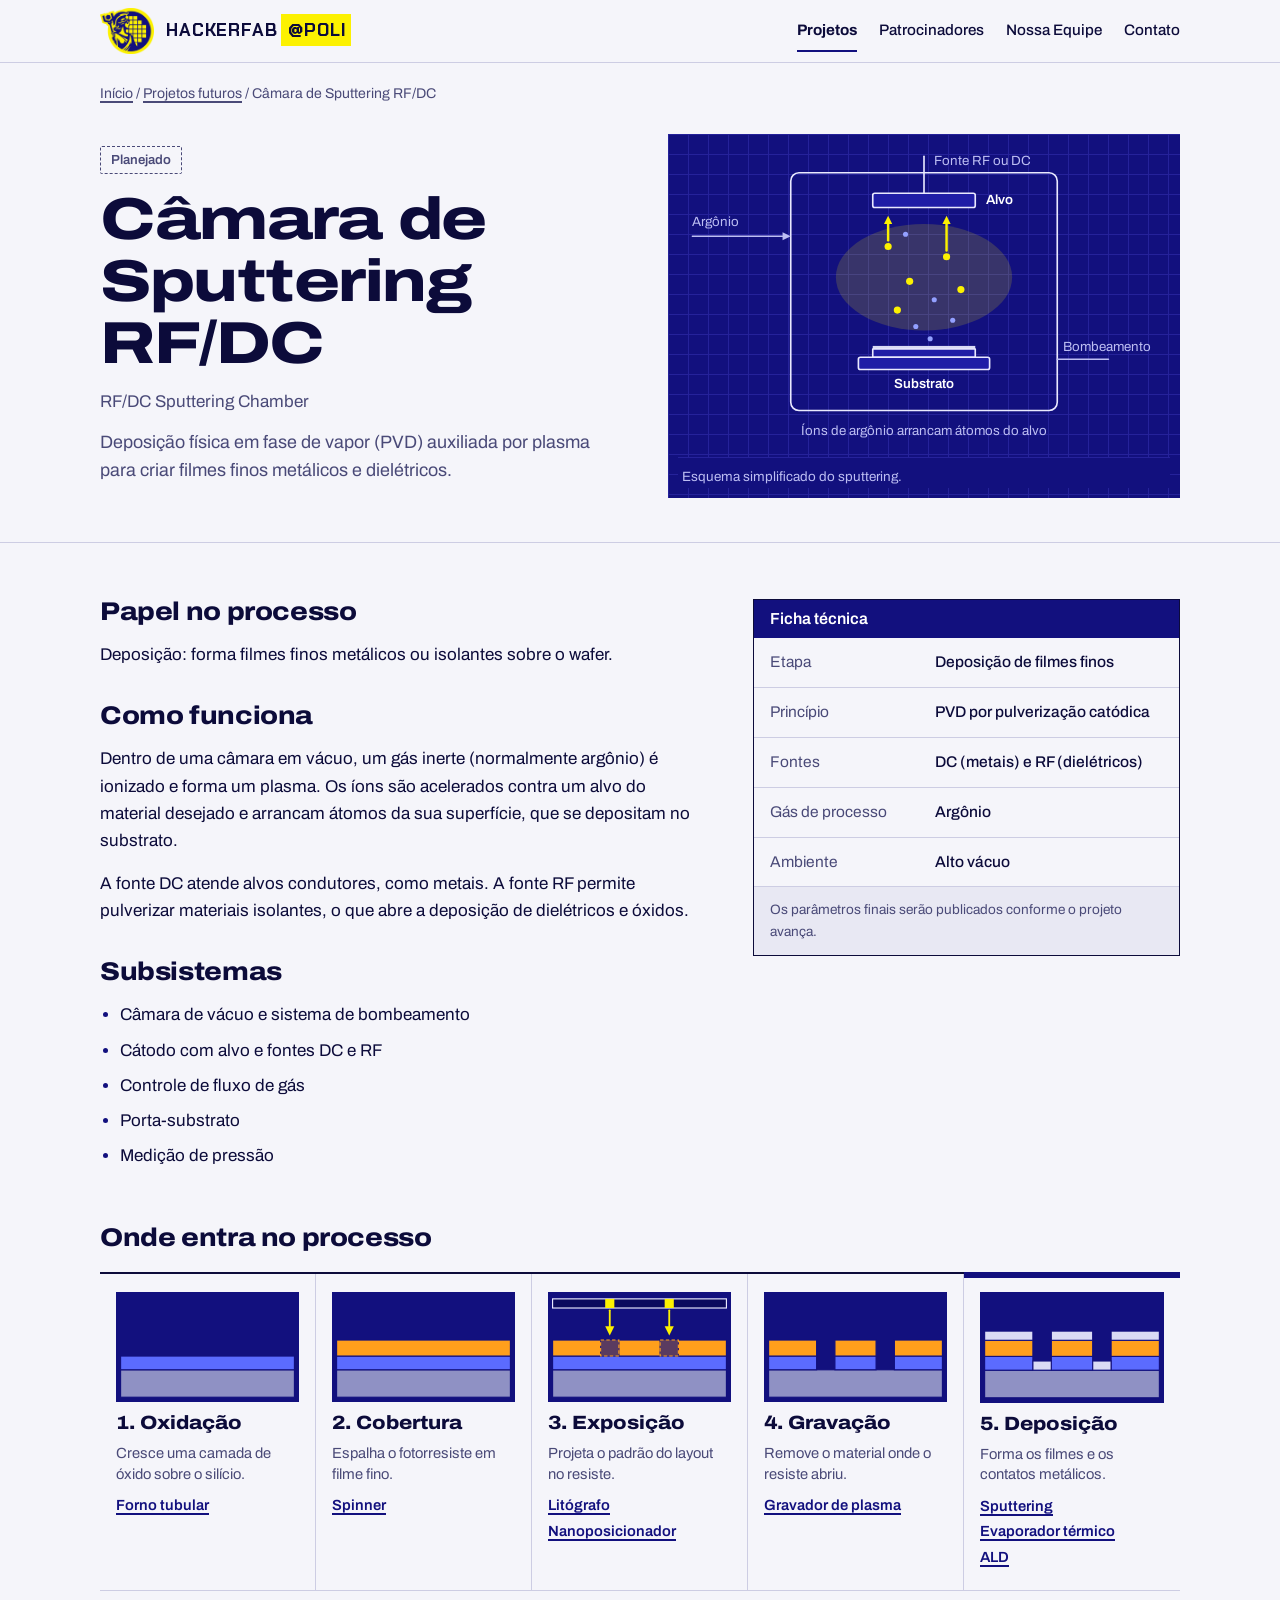
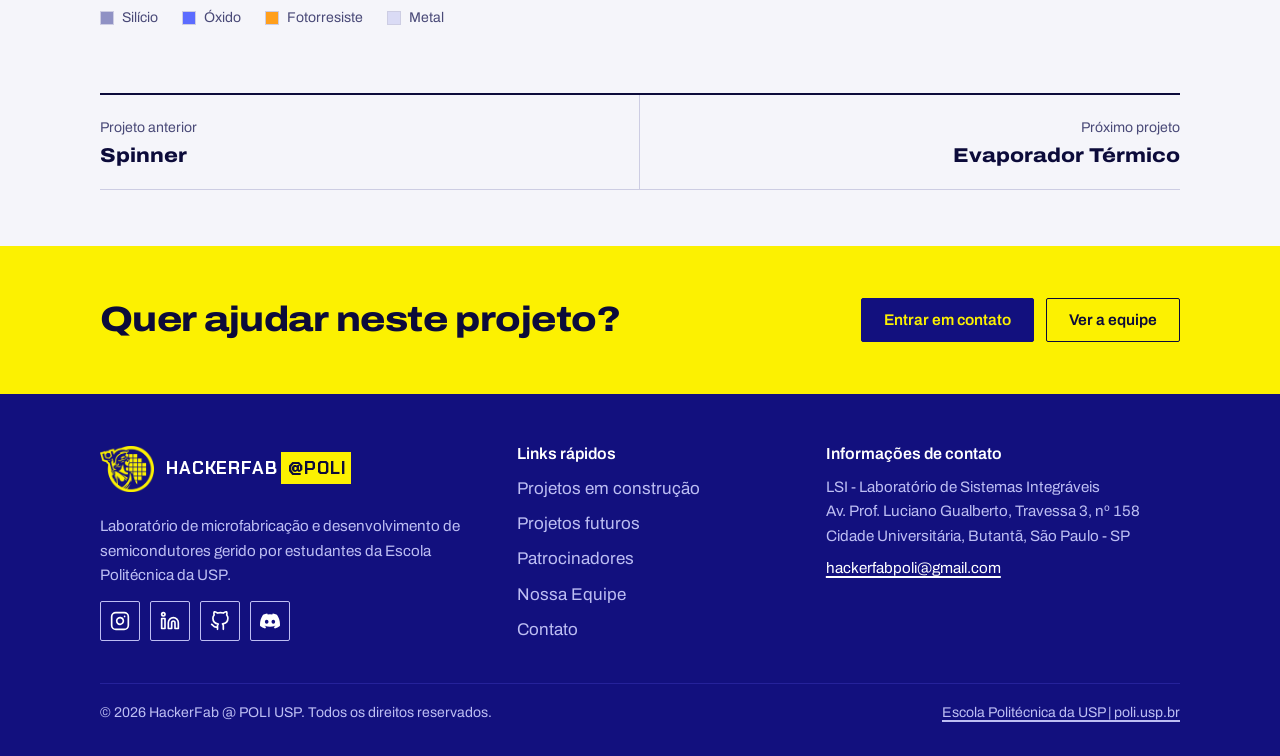
<file: projeto-sputtering.html>
<!doctype html>
<html lang="pt-BR"><head><meta charset="utf-8"><meta name="viewport" content="width=device-width, initial-scale=1">
<title>Câmara de Sputtering RF/DC | HackerFab @ POLI USP</title><meta name="description" content="Deposição física em fase de vapor (PVD) auxiliada por plasma para criar filmes finos metálicos e dielétricos.">
<link rel="preconnect" href="https://fonts.googleapis.com"><link rel="preconnect" href="https://fonts.gstatic.com" crossorigin>
<link rel="icon" type="image/png" href="logo-mark.png">
<link rel="stylesheet" href="https://fonts.googleapis.com/css2?family=Archivo:wdth,wght@62..125,100..900&family=Chakra+Petch:wght@600;700&display=swap"><link rel="stylesheet" href="style.css"></head>
<body>
<header class="topbar"><div class="wrap">
  <a class="brand" href="index.html" aria-label="HackerFab@POLI, página inicial"><img src="logo-mark.png" alt="" width="54" height="46"><span>HackerFab<b>@POLI</b></span></a>
  <nav class="nav" aria-label="Principal"><a href="index.html#projetos" aria-current="page">Projetos</a><a href="patrocinadores.html">Patrocinadores</a><a href="equipe.html">Nossa Equipe</a><a href="contato.html">Contato</a></nav>
</div></header>
<main>
<div class="wrap crumbs"><a href="index.html">Início</a> / <a href="index.html#futuros">Projetos futuros</a> / Câmara de Sputtering RF/DC</div>
<section class="proj-head"><div class="wrap">
  <div class="text"><span class="chip plan">Planejado</span><h1>Câmara de Sputtering RF/DC</h1><span class="en">RF/DC Sputtering Chamber</span><p class="lead">Deposição física em fase de vapor (PVD) auxiliada por plasma para criar filmes finos metálicos e dielétricos.</p></div>
  <figure class="sheet-fig"><svg class="sch" viewBox="0 0 480 300" role="img" aria-label="Esquema da câmara de sputtering: alvo, plasma de argônio e substrato" xmlns="http://www.w3.org/2000/svg">
    <rect class="ln" x="110" y="28" width="260" height="232" rx="8"/>
    <rect class="fl" x="190" y="48" width="100" height="14" rx="2"/><text class="b" x="300" y="59" text-anchor="start">Alvo</text>
    <line class="ln" x1="240" y1="48" x2="240" y2="12"/><text x="250" y="20" text-anchor="start">Fonte RF ou DC</text>
    <ellipse class="glow" cx="240" cy="130" rx="86" ry="52"/>
    <circle class="amf" cx="205" cy="100" r="3.5"/><circle class="amf" cx="262" cy="110" r="3.5"/><circle class="amf" cx="226" cy="134" r="3.5"/><circle class="amf" cx="276" cy="142" r="3.5"/><circle class="amf" cx="214" cy="162" r="3.5"/>
    <line class="am" x1="205" y1="94" x2="205" y2="78"/><polygon class="amf" points="205,70 201,78 209,78"/><line class="am" x1="262" y1="104" x2="262" y2="78"/><polygon class="amf" points="262,70 258,78 266,78"/>
    <circle class="acf" cx="222" cy="88" r="2.5"/><circle class="acf" cx="250" cy="152" r="2.5"/><circle class="acf" cx="232" cy="178" r="2.5"/><circle class="acf" cx="268" cy="172" r="2.5"/><circle class="acf" cx="246" cy="190" r="2.5"/>
    <rect class="mtf" x="190" y="197" width="100" height="3"/><rect class="fl" x="190" y="200" width="100" height="8"/><rect class="fl" x="176" y="208" width="128" height="12" rx="2"/><text class="b" x="240" y="238" text-anchor="middle">Substrato</text>
    <line class="mu" x1="14" y1="90" x2="102" y2="90"/><polygon class="muf" points="110,90 102,86 102,94"/><text x="14" y="80" text-anchor="start">Argônio</text>
    <path class="mu" d="M370 210 H420"/><text x="376" y="202" text-anchor="start">Bombeamento</text><text x="240" y="284" text-anchor="middle">Íons de argônio arrancam átomos do alvo</text></svg><figcaption>Esquema simplificado do sputtering.</figcaption></figure>
</div></section>
<div class="wrap proj-body">
  <div class="prose"><h2>Papel no processo</h2><p>Deposição: forma filmes finos metálicos ou isolantes sobre o wafer.</p>
    <h2>Como funciona</h2><p>Dentro de uma câmara em vácuo, um gás inerte (normalmente argônio) é ionizado e forma um plasma. Os íons são acelerados contra um alvo do material desejado e arrancam átomos da sua superfície, que se depositam no substrato.</p><p>A fonte DC atende alvos condutores, como metais. A fonte RF permite pulverizar materiais isolantes, o que abre a deposição de dielétricos e óxidos.</p>
    <h2>Subsistemas</h2><ul><li>Câmara de vácuo e sistema de bombeamento</li><li>Cátodo com alvo e fontes DC e RF</li><li>Controle de fluxo de gás</li><li>Porta-substrato</li><li>Medição de pressão</li></ul></div>
  <aside class="sheet" aria-label="Ficha técnica"><h2>Ficha técnica</h2><dl><div class="row"><dt>Etapa</dt><dd>Deposição de filmes finos</dd></div><div class="row"><dt>Princípio</dt><dd>PVD por pulverização catódica</dd></div><div class="row"><dt>Fontes</dt><dd>DC (metais) e RF (dielétricos)</dd></div><div class="row"><dt>Gás de processo</dt><dd>Argônio</dd></div><div class="row"><dt>Ambiente</dt><dd>Alto vácuo</dd></div></dl>
    <div class="foot">Os parâmetros finais serão publicados conforme o projeto avança.</div></aside>
</div>


<section class="wrap" style="padding-bottom:16px"><div class="sec-head" style="margin-bottom:20px"><h2 style="font-size:1.6rem;font-stretch:112%">Onde entra no processo</h2></div><ol class="flow"><li><svg class="xs" viewBox="0 0 160 96" aria-hidden="true" xmlns="http://www.w3.org/2000/svg"><rect class="si" x="4" y="68" width="152" height="24"/><rect class="ox" x="4" y="56" width="152" height="12"/></svg><p class="t">1. Oxidação</p><p class="d">Cresce uma camada de óxido sobre o silício.</p>
    <div class="tools"><a href="projeto-forno.html">Forno tubular</a></div></li><li><svg class="xs" viewBox="0 0 160 96" aria-hidden="true" xmlns="http://www.w3.org/2000/svg"><rect class="si" x="4" y="68" width="152" height="24"/><rect class="ox" x="4" y="56" width="152" height="12"/><rect class="rs" x="4" y="42" width="152" height="14"/></svg><p class="t">2. Cobertura</p><p class="d">Espalha o fotorresiste em filme fino.</p>
    <div class="tools"><a href="projeto-spinner.html">Spinner</a></div></li><li><svg class="xs" viewBox="0 0 160 96" aria-hidden="true" xmlns="http://www.w3.org/2000/svg"><rect class="si" x="4" y="68" width="152" height="24"/><rect class="ox" x="4" y="56" width="152" height="12"/><rect class="rs" x="4" y="42" width="42" height="14"/><rect class="rs" x="62" y="42" width="36" height="14"/><rect class="rs" x="114" y="42" width="42" height="14"/><rect class="rx" x="46" y="42" width="16" height="14"/><rect class="rx" x="98" y="42" width="16" height="14"/><rect class="mod" x="4" y="6" width="152" height="8"/><rect class="pxon" x="50" y="6" width="8" height="8"/><rect class="pxon" x="102" y="6" width="8" height="8"/><line class="uv" x1="54" y1="16" x2="54" y2="31"/><polygon class="uvf" points="54,38 50,30 58,30"/><line class="uv" x1="106" y1="16" x2="106" y2="31"/><polygon class="uvf" points="106,38 102,30 110,30"/></svg><p class="t">3. Exposição</p><p class="d">Projeta o padrão do layout no resiste.</p>
    <div class="tools"><a href="projeto-litografo.html">Litógrafo</a><a href="projeto-nanoposicionador.html">Nanoposicionador</a></div></li><li><svg class="xs" viewBox="0 0 160 96" aria-hidden="true" xmlns="http://www.w3.org/2000/svg"><rect class="si" x="4" y="68" width="152" height="24"/><rect class="ox" x="4" y="56" width="42" height="12"/><rect class="ox" x="62" y="56" width="36" height="12"/><rect class="ox" x="114" y="56" width="42" height="12"/><rect class="rs" x="4" y="42" width="42" height="14"/><rect class="rs" x="62" y="42" width="36" height="14"/><rect class="rs" x="114" y="42" width="42" height="14"/></svg><p class="t">4. Gravação</p><p class="d">Remove o material onde o resiste abriu.</p>
    <div class="tools"><a href="projeto-plasma.html">Gravador de plasma</a></div></li><li aria-current="step"><svg class="xs" viewBox="0 0 160 96" aria-hidden="true" xmlns="http://www.w3.org/2000/svg"><rect class="si" x="4" y="68" width="152" height="24"/><rect class="ox" x="4" y="56" width="42" height="12"/><rect class="ox" x="62" y="56" width="36" height="12"/><rect class="ox" x="114" y="56" width="42" height="12"/><rect class="rs" x="4" y="42" width="42" height="14"/><rect class="rs" x="62" y="42" width="36" height="14"/><rect class="rs" x="114" y="42" width="42" height="14"/><rect class="mt" x="4" y="34" width="42" height="8"/><rect class="mt" x="62" y="34" width="36" height="8"/><rect class="mt" x="114" y="34" width="42" height="8"/><rect class="mt" x="46" y="60" width="16" height="8"/><rect class="mt" x="98" y="60" width="16" height="8"/></svg><p class="t">5. Deposição</p><p class="d">Forma os filmes e os contatos metálicos.</p>
    <div class="tools"><a href="projeto-sputtering.html">Sputtering</a><a href="projeto-evaporador.html">Evaporador térmico</a><a href="projeto-ald.html">ALD</a></div></li></ol>
<div class="legend"><span><i style="background:var(--pn-si)"></i>Silício</span><span><i style="background:var(--pn-ox)"></i>Óxido</span><span><i style="background:var(--pn-resist)"></i>Fotorresiste</span><span><i style="background:var(--pn-silver)"></i>Metal</span></div></section>
<div class="wrap" style="padding-top:40px"><nav class="pager" aria-label="Outros projetos">
  <a href="projeto-spinner.html"><span class="lbl">Projeto anterior</span><span class="nm">Spinner</span></a>
  <a href="projeto-evaporador.html"><span class="lbl">Próximo projeto</span><span class="nm">Evaporador Térmico</span></a>
</nav></div>
<section class="cta-band"><div class="wrap"><h2>Quer ajudar neste projeto?</h2>
  <div style="display:flex;flex-wrap:wrap;gap:12px"><a class="btn primary" href="contato.html">Entrar em contato</a><a class="btn" href="equipe.html">Ver a equipe</a></div></div></section></main>
<footer class="foot-site"><div class="wrap">
  <div class="cols">
    <div><a class="brand" href="index.html" aria-label="HackerFab@POLI, página inicial"><img src="logo-mark.png" alt="" width="54" height="46"><span>HackerFab<b>@POLI</b></span></a>
      <p class="about">Laboratório de microfabricação e desenvolvimento de semicondutores gerido por estudantes da Escola Politécnica da USP.</p>
      <div class="social"><a href="https://www.instagram.com/hackerfab_poli" target="_blank" rel="noopener noreferrer" aria-label="Instagram" title="Instagram"><svg viewBox="0 0 24 24" fill="none" stroke="currentColor" stroke-width="2" stroke-linecap="round" stroke-linejoin="round" aria-hidden="true"><rect x="2" y="2" width="20" height="20" rx="5" ry="5"/><path d="M16 11.37A4 4 0 1 1 12.63 8 4 4 0 0 1 16 11.37z"/><line x1="17.5" y1="6.5" x2="17.51" y2="6.5"/></svg></a><a href="https://linkedin.com" target="_blank" rel="noopener noreferrer" aria-label="LinkedIn" title="LinkedIn"><svg viewBox="0 0 24 24" fill="none" stroke="currentColor" stroke-width="2" stroke-linecap="round" stroke-linejoin="round" aria-hidden="true"><path d="M16 8a6 6 0 0 1 6 6v7h-4v-7a2 2 0 0 0-2-2 2 2 0 0 0-2 2v7h-4v-7a6 6 0 0 1 6-6z"/><rect x="2" y="9" width="4" height="12"/><circle cx="4" cy="4" r="2"/></svg></a><a href="https://github.com/hacker-fab" target="_blank" rel="noopener noreferrer" aria-label="GitHub" title="GitHub"><svg viewBox="0 0 24 24" fill="none" stroke="currentColor" stroke-width="2" stroke-linecap="round" stroke-linejoin="round" aria-hidden="true"><path d="M9 19c-5 1.5-5-2.5-7-3m14 6v-3.87a3.37 3.37 0 0 0-.94-2.61c3.14-.35 6.44-1.54 6.44-7A5.44 5.44 0 0 0 20 4.77 5.07 5.07 0 0 0 19.91 1S18.73.65 16 2.48a13.38 13.38 0 0 0-7 0C6.27.65 5.09 1 5.09 1A5.07 5.07 0 0 0 5 4.77a5.44 5.44 0 0 0-1.5 3.78c0 5.42 3.3 6.61 6.44 7A3.37 3.37 0 0 0 9 18.13V22"/></svg></a><a href="https://discord.gg/yFaW3Zs4aP" target="_blank" rel="noopener noreferrer" aria-label="Discord" title="Discord"><svg viewBox="0 0 24 24" fill="currentColor" aria-hidden="true"><path d="M20.317 4.37a19.791 19.791 0 0 0-4.885-1.515.074.074 0 0 0-.079.037c-.21.375-.444.864-.608 1.25a18.27 18.27 0 0 0-5.487 0 12.64 12.64 0 0 0-.617-1.25.077.077 0 0 0-.079-.037A19.736 19.736 0 0 0 3.677 4.37a.07.07 0 0 0-.032.027C.533 9.046-.32 13.58.099 18.057a.082.082 0 0 0 .031.057 19.9 19.9 0 0 0 5.993 3.03.078.078 0 0 0 .084-.028c.462-.63.874-1.295 1.226-1.994.021-.041.001-.09-.041-.106a13.107 13.107 0 0 1-1.872-.892.077.077 0 0 1-.008-.128 10.2 10.2 0 0 0 .372-.292.074.074 0 0 1 .077-.01c3.928 1.793 8.18 1.793 12.061 0a.074.074 0 0 1 .078.01c.12.098.246.198.373.292a.077.077 0 0 1-.006.127 12.299 12.299 0 0 1-1.873.892.077.077 0 0 0-.041.107c.36.698.772 1.362 1.225 1.993a.076.076 0 0 0 .084.028 19.839 19.839 0 0 0 6.002-3.03.077.077 0 0 0 .032-.054c.5-5.177-.838-9.674-3.549-13.66a.061.061 0 0 0-.031-.028zM8.02 15.33c-1.183 0-2.157-1.085-2.157-2.419 0-1.333.956-2.419 2.157-2.419 1.21 0 2.176 1.096 2.157 2.42 0 1.333-.956 2.418-2.157 2.418zm7.975 0c-1.183 0-2.157-1.085-2.157-2.419 0-1.333.955-2.419 2.157-2.419 1.21 0 2.176 1.096 2.157 2.42 0 1.333-.946 2.418-2.157 2.418z"/></svg></a></div></div>
    <div><h4>Links rápidos</h4><ul>
      <li><a href="index.html#projetos">Projetos em construção</a></li>
      <li><a href="index.html#futuros">Projetos futuros</a></li>
      <li><a href="patrocinadores.html">Patrocinadores</a></li>
      <li><a href="equipe.html">Nossa Equipe</a></li>
      <li><a href="contato.html">Contato</a></li></ul></div>
    <div><h4>Informações de contato</h4><address>
      <span>LSI - Laboratório de Sistemas Integráveis<br>Av. Prof. Luciano Gualberto, Travessa 3, nº 158<br>Cidade Universitária, Butantã, São Paulo - SP</span>
      <a href="mailto:hackerfabpoli@gmail.com">hackerfabpoli@gmail.com</a></address></div>
  </div>
  <div class="legal"><span>© 2026 HackerFab @ POLI USP. Todos os direitos reservados.</span><a href="https://www.poli.usp.br" target="_blank" rel="noopener noreferrer">Escola Politécnica da USP | poli.usp.br</a></div>
</div></footer>
</body></html>
</file>
<file: style.css>
/* Paleta do logo: azul #12107E e amarelo #FCF101.
   Páginas em papel claro (ou azul-noite no tema escuro), esquemas em painéis azul de projeto,
   amarelo como cor de ação e de aviso de obra. */
:root {
  --bg: #F5F5FA;
  --bg-2: #E8E8F3;
  --fg: #0C0B3A;
  --muted: #4A4A78;
  --line: #CDCDE3;
  --rule: #0C0B3A;
  --accent: #12107E;
  --accent-ink: #FCF101;
  /* Destaque (etiquetas, faixas de chamada, hero) */
  --hi: #FCF101;
  --hi-ink: #0C0B3A;
  --hi-btn: #12107E;
  --hi-btn-ink: #FCF101;
  --hero-art-bg: #FCF101;
  --hero-art-line: transparent;
  --logo-fx: none;
  --bg-glow: none;
  /* Ilustração do herói: traço azul-noite sobre o amarelo, wafer azul com os campos acesos em amarelo */
  --ill-ink: #0B0A5E;
  --ill-dot: rgba(18, 16, 126, 0.22);
  --ill-wafer: #12107E;
  --ill-wafer-side: #0B0A5E;
  --ill-wafer-rim: #4A48D0;
  --ill-die: #1F1DA6;
  --ill-lit: #FCF101;
  --ill-chuck: #0B0A5E;
  --ill-chuck-top: #1A189A;
  --ill-shadow: rgba(11, 10, 94, 0.2);
  --ill-m1: #FFFFFF;
  --ill-m2: #ECEBFF;
  --ill-m3: #12107E;
  --ill-led: #FCF101;
  --ill-glow: #FFFFFF;
  --ill-beam: #FFFFFF;
  /* Painéis técnicos: iguais nos dois temas */
  --pn-bg: #12107E;
  --pn-grid: #25229A;
  --pn-line: #E9E9FF;
  --pn-fill: #1F1DA6;
  --pn-dark: #0B0A5E;
  --pn-text: #BDBEF3;
  --pn-strong: #FFFFFF;
  --pn-light: #FCF101;
  --pn-blue: #93A0FF;
  --pn-silver: #DADBF5;
  --pn-si: #8F91C4;
  --pn-ox: #5B6BFF;
  --pn-resist: #FF9F1C;
  --font: "Archivo", "Segoe UI", system-ui, sans-serif;
  color-scheme: light;
}
@media (prefers-color-scheme: dark) {
  :root:not([data-theme="light"]) {
    --bg: #090832;
    --bg-2: #110F4A;
    --fg: #F1F1FC;
    --muted: #AAAAD9;
    --line: #2A2873;
    --rule: #F1F1FC;
    --accent: #FCF101;
    --accent-ink: #12107E;
    color-scheme: dark;
  }
}
:root[data-theme="dark"] {
  --bg: #090832;
  --bg-2: #110F4A;
  --fg: #F1F1FC;
  --muted: #AAAAD9;
  --line: #2A2873;
  --rule: #F1F1FC;
  --accent: #FCF101;
  --accent-ink: #12107E;
  color-scheme: dark;
}

:root { --font-brand: "Chakra Petch", "Archivo", "Segoe UI", system-ui, sans-serif; }
* { box-sizing: border-box; }
html { scroll-behavior: smooth; }
[hidden] { display: none !important; }
body {
  margin: 0;
  background: var(--bg);
  color: var(--fg);
  font-family: var(--font);
  font-size: 1.0625rem;
  line-height: 1.6;
  -webkit-font-smoothing: antialiased;
  font-variant-numeric: tabular-nums;
}
/* Brilho de fundo da paleta antiga: camada fixa atrás do conteúdo (sem emendas ao rolar) */
body::before { content: ""; position: fixed; inset: 0; z-index: -1; pointer-events: none; background: var(--bg-glow); }
img, svg { max-width: 100%; }
p { margin: 0; }
a { color: var(--accent); text-underline-offset: 3px; text-decoration-thickness: 1.5px; }
a:hover { text-decoration-thickness: 3px; }
:focus-visible { outline: 3px solid var(--accent); outline-offset: 3px; }
h1, h2, h3, h4 { overflow-wrap: anywhere; hyphens: auto; font-family: var(--font); margin: 0; text-wrap: balance; letter-spacing: -0.015em; line-height: 1.05; font-weight: 800; font-stretch: 125%; }
h2 { font-size: clamp(1.9rem, 4.2vw, 2.9rem); font-stretch: 116%; }
h3 { font-size: 1.45rem; font-stretch: 108%; font-weight: 700; line-height: 1.15; }
.wrap { max-width: 1120px; margin-inline: auto; padding-inline: 20px; }

/* Barra superior */
.topbar { position: sticky; top: env(safe-area-inset-top, 0px); z-index: 20; background: var(--bg); border-bottom: 1px solid var(--line); }
.topbar .wrap { display: flex; flex-wrap: wrap; align-items: center; justify-content: space-between; gap: 6px 28px; padding-block: 8px; }
.brand { display: inline-flex; align-items: center; gap: 12px; text-decoration: none; color: var(--fg); font-family: var(--font-brand); font-weight: 700; font-size: 1.12rem; letter-spacing: 0.05em; text-transform: uppercase; line-height: 1; white-space: nowrap; }
.brand img { height: 46px; width: auto; display: block; flex: none; filter: var(--logo-fx); }
.brand b { font-weight: 700; color: var(--hi-ink); background: var(--hi); padding: 4px 5px 4px 7px; margin-left: 3px; }
.nav { display: flex; flex-wrap: wrap; gap: 0 22px; }
.nav a { text-decoration: none; color: var(--fg); font-weight: 500; font-size: 0.95rem; padding: 8px 0; border-bottom: 2px solid transparent; }
.nav a:hover { border-bottom-color: var(--muted); }
.nav a[aria-current="page"] { border-bottom-color: var(--accent); font-weight: 700; }

/* Botões e etiquetas */
.btn { display: inline-flex; align-items: center; justify-content: center; padding: 12px 22px; border-radius: 2px; font-weight: 600; font-size: 0.97rem; text-decoration: none; border: 1.5px solid var(--rule); color: var(--fg); background: transparent; cursor: pointer; font-family: var(--font); line-height: 1.2; }
.btn:hover { background: var(--bg-2); }
.btn.primary { background: var(--accent); border-color: var(--accent); color: var(--accent-ink); }
.btn.primary:hover { filter: brightness(1.15); }
.btn.sm { padding: 8px 14px; font-size: 0.9rem; }
.chip { display: inline-flex; align-items: center; gap: 8px; font-size: 0.82rem; font-weight: 700; padding: 3px 10px; border-radius: 2px; line-height: 1.5; }
.chip.build { background: var(--hi); color: var(--hi-ink); border: 1.5px solid var(--hi-ink); }
.chip.build::before { content: ""; width: 7px; height: 7px; border-radius: 50%; background: var(--hi-ink); }
.chip.plan { border: 1.5px dashed var(--muted); color: var(--muted); font-weight: 600; }

/* Hero */
.hero { padding-block: clamp(32px, 5vw, 64px) clamp(36px, 5vw, 64px); border-bottom: 1px solid var(--line); }
.hero .wrap { display: grid; grid-template-columns: minmax(0, 1.05fr) minmax(0, 0.95fr); gap: clamp(28px, 5vw, 64px); align-items: center; }
.hero h1 { font-size: clamp(2.7rem, 7vw, 5rem); letter-spacing: -0.03em; line-height: 0.98; }
.hero .lead { margin-top: 22px; font-size: 1.2rem; line-height: 1.5; color: var(--muted); max-width: 44ch; }
.hero .cta { margin-top: 30px; display: flex; flex-wrap: wrap; gap: 12px; }
.hero-art { margin: 0; background: var(--hero-art-bg); border: 1px solid var(--hero-art-line); display: block; }
.hero-ill { display: block; width: 100%; height: auto; }
.hero-ill .hi-ln { stroke: var(--ill-ink); stroke-width: 3; stroke-linejoin: round; stroke-linecap: round; }
.hero-ill .hi-m1 { fill: var(--ill-m1); }
.hero-ill .hi-m2 { fill: var(--ill-m2); }
.hero-ill .hi-m3 { fill: var(--ill-m3); }
.hero-ill .hi-led { fill: var(--ill-led); }
.hero-ill .hi-groove { fill: none; stroke: var(--ill-ink); stroke-width: 2; opacity: 0.55; stroke-linecap: round; }
.hero-ill .hi-dot { fill: var(--ill-dot); }
.hero-ill .hi-mark { fill: none; stroke: var(--ill-ink); stroke-width: 2; opacity: 0.5; }
.hero-ill .hi-shadow { fill: var(--ill-shadow); }
.hero-ill .hi-chuck { fill: var(--ill-chuck); }
.hero-ill .hi-chuck-top { fill: var(--ill-chuck-top); }
.hero-ill .hi-wside { fill: var(--ill-wafer-side); }
.hero-ill .hi-wafer { fill: var(--ill-wafer); stroke: var(--ill-wafer-rim); stroke-width: 2; stroke-linejoin: round; }
.hero-ill .hi-die { fill: var(--ill-die); transition: fill 0.3s; }
.hero-ill .hi-die.on { fill: var(--ill-lit); }
.hero-ill .hi-glowdie { fill: var(--ill-glow); }
.hero-ill .hi-bm { stop-color: var(--ill-beam); }
.hero-ill .hi-beamg { transition: opacity 0.15s; }
.hero-ill .hi-cap { font-family: var(--font-brand); font-weight: 700; font-size: 22px; letter-spacing: 0.06em; fill: var(--ill-ink); }
.hero-ill .hi-halo.flash { animation: hi-flash 90ms ease-out; }
@keyframes hi-flash { from { opacity: 1; } to { opacity: 0.55; } }

/* Blocos */
section.block { padding-block: clamp(48px, 7vw, 88px); border-bottom: 1px solid var(--line); }
section.block.last { border-bottom: 0; }
.sec-head { max-width: 58ch; margin-bottom: clamp(24px, 4vw, 40px); display: grid; gap: 14px; }
.sec-head p { color: var(--muted); }

/* Fluxo de fabricação em corte transversal */
.flow { list-style: none; margin: 0; padding: 0; display: grid; grid-template-columns: repeat(5, minmax(0, 1fr)); border-top: 2px solid var(--rule); border-bottom: 1px solid var(--line); }
.flow li { border-right: 1px solid var(--line); padding: 18px 16px 20px; display: grid; gap: 10px; align-content: start; position: relative; }
.flow li:last-child { border-right: 0; }
.flow li[aria-current="step"]::before { content: ""; position: absolute; left: 0; right: 0; top: -2px; height: 6px; background: var(--accent); }
.flow .xs { width: 100%; height: auto; display: block; background-color: var(--pn-bg); }
.flow .t { font-weight: 800; font-stretch: 112%; font-size: 1.2rem; line-height: 1.1; }
.flow .d { font-size: 0.92rem; line-height: 1.4; color: var(--muted); }
.flow .tools { display: grid; gap: 2px; font-size: 0.92rem; font-weight: 600; }
.flow .tools a { width: fit-content; }
.legend { display: flex; flex-wrap: wrap; gap: 8px 24px; margin-top: 16px; font-size: 0.88rem; color: var(--muted); }
.legend span { display: inline-flex; align-items: center; gap: 8px; }
.legend i { width: 14px; height: 14px; display: inline-block; border: 1px solid var(--line); }

/* Projetos em construção: linhas editoriais */
.rows { border-top: 2px solid var(--rule); }
.proj-row { position: relative; display: grid; grid-template-columns: minmax(0, 1.1fr) minmax(0, 1fr); gap: clamp(20px, 4vw, 52px); padding-block: 32px; border-bottom: 1px solid var(--line); align-items: center; }
.proj-row .text { display: grid; gap: 12px; justify-items: start; }
.proj-row h3 { font-size: clamp(1.7rem, 3.2vw, 2.3rem); font-stretch: 116%; font-weight: 800; }
.proj-row h3 a, .idx-row h3 a { color: var(--fg); text-decoration: none; }
.proj-row h3 a::after, .idx-row h3 a::after { content: ""; position: absolute; inset: 0; }
.proj-row:hover h3 a, .idx-row:hover h3 a { text-decoration: underline; text-decoration-color: var(--accent); text-decoration-thickness: 3px; text-underline-offset: 5px; }
.proj-row:focus-within, .idx-row:focus-within { outline: 3px solid var(--accent); outline-offset: -3px; }
.proj-row h3 a:focus-visible, .idx-row h3 a:focus-visible { outline: 0; }
.proj-row .en { color: var(--muted); font-size: 0.95rem; }
.proj-row p.sum { color: var(--muted); max-width: 52ch; }
.proj-row .go { font-weight: 700; color: var(--accent); border-bottom: 2px solid var(--accent); padding-bottom: 1px; }
.sheet-fig { margin: 0; background-color: var(--pn-bg); background-image: linear-gradient(var(--pn-grid) 1px, transparent 1px), linear-gradient(90deg, var(--pn-grid) 1px, transparent 1px); background-size: 20px 20px; padding: 10px; }
.sheet-fig svg { display: block; width: 100%; height: auto; }
.sheet-fig figcaption { font-size: 0.84rem; color: var(--pn-text); padding: 8px 4px 0; border-top: 1px solid var(--pn-grid); margin-top: 6px; background: var(--pn-bg); }

/* Projetos futuros: índice em linhas */
.idx-head, .idx-row { display: grid; grid-template-columns: 150px minmax(0, 1fr) minmax(0, 1.5fr); gap: 6px 32px; padding: 18px 12px; align-items: baseline; }
.idx-head { font-size: 0.88rem; color: var(--muted); border-top: 2px solid var(--rule); border-bottom: 1px solid var(--line); padding-block: 10px; }
.idx-row { position: relative; border-bottom: 1px solid var(--line); }
.idx-row:hover { background: var(--bg-2); }
.idx-row .step { font-weight: 600; }
.idx-row h3 { font-size: 1.25rem; }
.idx-row .en { display: block; margin-top: 2px; font-size: 0.85rem; color: var(--muted); font-weight: 400; }
.idx-row p { color: var(--muted); font-size: 0.97rem; }

/* Páginas de projeto */
.crumbs { font-size: 0.88rem; color: var(--muted); padding-block: 20px 0; }
.crumbs a { color: var(--muted); }
.proj-head { padding-block: 28px 44px; border-bottom: 1px solid var(--line); }
.proj-head .wrap { display: grid; grid-template-columns: minmax(0, 1fr) minmax(0, 1fr); gap: clamp(24px, 5vw, 56px); align-items: center; }
.proj-head .text { display: grid; gap: 14px; justify-items: start; }
.proj-head h1 { font-size: clamp(2.2rem, 5.2vw, 3.7rem); letter-spacing: -0.025em; }
.proj-head .en { color: var(--muted); }
.proj-head .lead { font-size: 1.12rem; color: var(--muted); max-width: 50ch; line-height: 1.55; }
.proj-body { padding-block: 56px; display: grid; grid-template-columns: minmax(0, 1.4fr) minmax(0, 1fr); gap: clamp(32px, 5vw, 56px); align-items: start; }
.prose { display: grid; gap: 16px; max-width: 64ch; }
.prose h2 { font-size: 1.6rem; font-stretch: 112%; margin-top: 18px; }
.prose h2:first-child { margin-top: 0; }
.prose ul { margin: 0; padding-left: 20px; display: grid; gap: 8px; }
.prose li::marker { color: var(--accent); }
.sheet { border: 1px solid var(--rule); position: sticky; top: calc(env(safe-area-inset-top, 0px) + 76px); background: var(--bg); }
.sheet h2 { font-size: 1rem; font-stretch: 100%; font-weight: 600; letter-spacing: 0; padding: 11px 16px; background: var(--pn-bg); color: var(--pn-strong); }
.sheet dl { margin: 0; }
.sheet .row { display: grid; grid-template-columns: minmax(0, 0.8fr) minmax(0, 1.2fr); gap: 12px; padding: 12px 16px; border-bottom: 1px solid var(--line); font-size: 0.97rem; }
.sheet dt { color: var(--muted); }
.sheet dd { margin: 0; font-weight: 500; }
.sheet .foot { padding: 12px 16px; font-size: 0.85rem; color: var(--muted); background: var(--bg-2); }
.step-sec { padding-block: 8px 56px; }
.step-grid { display: grid; grid-template-columns: minmax(0, 1fr) minmax(0, 1fr); gap: clamp(24px, 5vw, 56px); align-items: center; }
.step-grid .text { display: grid; gap: 16px; justify-items: start; }
.step-grid .text p { color: var(--muted); max-width: 52ch; }
.stepper-svg .rim { fill: var(--pn-dark); stroke: var(--pn-line); stroke-width: 2; }
.stepper-svg .die { fill: var(--pn-light); stroke: var(--pn-bg); stroke-width: 1.5; transition: fill 0.15s; }
.stepper-svg .pix { fill: url(#pixp); transition: opacity 0.15s; }
.stepper-svg .glyph rect { fill: var(--pn-bg); }
.stepper-svg.armed .cell:not(.on) .die { fill: var(--pn-fill); }
.stepper-svg.armed .cell:not(.on) .pix { opacity: 0; }
.stepper-svg .frame { fill: none; stroke: var(--pn-strong); stroke-width: 2; display: none; }
.stepper-svg.live .frame { display: inline; }
/* Spinner: figura animada e controle de velocidade */
.spinner-svg .wafer, .spinner-svg .slab { fill: var(--pn-si); }
.spinner-svg .slab { stroke: var(--pn-line); stroke-width: 1.4; }
.spinner-svg .rimline { fill: none; stroke: var(--pn-line); stroke-width: 2; }
.spinner-svg .resist { fill: var(--pn-resist); }
.spinner-svg .arm { fill: none; stroke: var(--pn-bg); stroke-width: 2.4; stroke-linecap: round; opacity: 0.32; }
.spinner-svg .front { fill: none; stroke: var(--pn-strong); stroke-width: 2; stroke-opacity: 0.75; opacity: 0; }
.spinner-svg text.phase { font-size: 14px; font-weight: 700; fill: var(--pn-light); }
.spinner-svg text.rpm { font-size: 20px; font-weight: 700; fill: var(--pn-strong); }
.spin-ctl { display: grid; gap: 10px; width: 100%; max-width: 46ch; padding-top: 6px; }
.spin-ctl label { display: flex; justify-content: space-between; align-items: baseline; gap: 12px; font-weight: 700; color: var(--fg); }
.spin-ctl output { font-weight: 800; font-stretch: 112%; font-size: 1.2rem; color: var(--accent); }
.spin-ctl input[type="range"] { width: 100%; margin: 4px 0; accent-color: var(--accent); }
.spin-ctl p { font-size: 0.97rem; }
.spin-ctl p b { color: var(--fg); }
.spin-ctl .btn { justify-self: start; }
.pager { display: grid; grid-template-columns: repeat(2, minmax(0, 1fr)); gap: 0; border-top: 2px solid var(--rule); margin-top: 8px; }
.pager a { display: grid; gap: 4px; padding: 22px 20px; text-decoration: none; color: var(--fg); border-bottom: 1px solid var(--line); }
.pager a:first-child { border-right: 1px solid var(--line); padding-left: 0; }
.pager a:last-child { text-align: right; padding-right: 0; }
.pager a:hover .nm { text-decoration: underline; text-decoration-color: var(--accent); text-decoration-thickness: 3px; text-underline-offset: 4px; }
.pager .lbl { font-size: 0.88rem; color: var(--muted); }
.pager .nm { font-weight: 800; font-stretch: 112%; font-size: 1.25rem; line-height: 1.15; }
.cta-band { background: var(--hi); color: var(--hi-ink); padding-block: 52px; margin-top: 56px; }
.cta-band .wrap { display: flex; flex-wrap: wrap; gap: 20px 32px; align-items: center; justify-content: space-between; }
.cta-band h2 { font-size: clamp(1.5rem, 3.4vw, 2.2rem); max-width: 22ch; }
.cta-band .btn { border-color: var(--hi-ink); color: var(--hi-ink); }
.cta-band .btn:hover { background: color-mix(in srgb, var(--hi-ink) 14%, transparent); }
.cta-band .btn.primary { background: var(--hi-btn); border-color: var(--hi-btn); color: var(--hi-btn-ink); }
.cta-band :focus-visible { outline-color: var(--hi-btn); }

/* Páginas internas */
.page-head { padding-block: clamp(40px, 6vw, 72px) clamp(28px, 4vw, 40px); border-bottom: 1px solid var(--line); }
.page-head h1 { font-size: clamp(2.3rem, 5.6vw, 4rem); letter-spacing: -0.025em; margin-bottom: 16px; }
.page-head .lead { color: var(--muted); font-size: 1.15rem; max-width: 56ch; line-height: 1.5; }
.rl { border-top: 2px solid var(--rule); }
.rl-row { display: grid; grid-template-columns: minmax(0, 1fr) minmax(0, 1.7fr) minmax(0, 0.9fr); gap: 10px 36px; padding: 24px 0; border-bottom: 1px solid var(--line); align-items: start; }
.rl-row.team { grid-template-columns: minmax(0, 0.8fr) minmax(0, 2.2fr); }
.rl-row h3 { font-size: 1.3rem; }
.rl-row p, .rl-row address { color: var(--muted); font-style: normal; }
.rl-row .val { font-weight: 600; word-break: break-word; }
.rl-row .acts { display: flex; flex-wrap: wrap; gap: 8px; justify-content: flex-end; }
.tags { display: flex; flex-wrap: wrap; gap: 4px 16px; font-weight: 600; font-size: 0.95rem; justify-content: flex-end; }
.people { list-style: none; margin: 0; padding: 0; display: grid; grid-template-columns: repeat(auto-fill, minmax(min(100%, 210px), 1fr)); gap: 18px 28px; }
.people.one { grid-template-columns: minmax(0, 1fr); }
.people li { display: grid; gap: 2px; align-content: start; }
.people b { font-weight: 700; font-size: 1.05rem; line-height: 1.25; }
.people span { color: var(--muted); font-size: 0.93rem; }
.sponsor { display: flex; flex-wrap: wrap; gap: 20px 32px; align-items: center; justify-content: space-between; padding: 28px 0; border-bottom: 1px solid var(--line); }
.sponsor .info { display: grid; gap: 6px; max-width: 46ch; }
.sponsor .info p { color: var(--muted); }
.sponsor .plate { background: #FFFFFF; padding: 22px 34px; display: grid; place-items: center; min-width: 200px; min-height: 84px; color: #0C0B3A; font-weight: 700; border: 1px solid var(--line); border-radius: 2px; }
.sponsor .plate img { display: block; width: 200px; max-width: 100%; height: auto; }

/* Rodapé */
.foot-site { background: var(--pn-bg); color: var(--pn-text); padding-block: 52px 32px; }
.foot-site .cols { display: grid; grid-template-columns: minmax(0, 1.4fr) minmax(0, 1fr) minmax(0, 1.3fr); gap: 36px; }
.foot-site .brand { color: var(--pn-strong); }
.foot-site h4 { font-size: 1rem; font-stretch: 100%; font-weight: 600; letter-spacing: 0; margin-bottom: 12px; color: var(--pn-strong); }
.foot-site ul { list-style: none; margin: 0; padding: 0; display: grid; gap: 8px; }
.foot-site ul a { color: var(--pn-text); text-decoration: none; }
.foot-site ul a:hover { color: var(--pn-light); text-decoration: underline; }
.foot-site .about { color: var(--pn-text); font-size: 0.95rem; margin-block: 14px; max-width: 40ch; }
.foot-site :focus-visible { outline-color: var(--pn-light); }
.social { display: flex; flex-wrap: wrap; gap: 10px; }
.social a { width: 40px; height: 40px; display: grid; place-items: center; border: 1px solid var(--pn-text); color: var(--pn-strong); border-radius: 2px; }
.social a:hover { background: var(--pn-light); color: var(--pn-bg); border-color: var(--pn-light); }
.social svg { width: 20px; height: 20px; }
.foot-site address { font-style: normal; color: var(--pn-text); font-size: 0.95rem; display: grid; gap: 8px; }
.foot-site address a { color: var(--pn-strong); width: fit-content; }
.foot-site address a:hover { color: var(--pn-light); }
.legal { margin-top: 40px; padding-top: 18px; border-top: 1px solid var(--pn-grid); display: flex; flex-wrap: wrap; justify-content: space-between; gap: 8px 24px; font-size: 0.88rem; color: var(--pn-text); }
.legal a { color: var(--pn-text); }

/* Esquemas (painel azul de projeto) */
svg.sch .ln { fill: none; stroke: var(--pn-line); stroke-width: 1.6; stroke-linecap: round; stroke-linejoin: round; }
svg.sch .fl { fill: var(--pn-fill); stroke: var(--pn-line); stroke-width: 1.6; stroke-linejoin: round; }
svg.sch .bg { fill: var(--pn-dark); stroke: var(--pn-line); stroke-width: 1.6; stroke-linejoin: round; }
svg.sch .ac { fill: none; stroke: var(--pn-blue); stroke-width: 2; stroke-linecap: round; stroke-linejoin: round; }
svg.sch .acf { fill: var(--pn-blue); stroke: none; }
svg.sch .am { fill: none; stroke: var(--pn-light); stroke-width: 2.4; stroke-linecap: round; }
svg.sch .amf { fill: var(--pn-light); stroke: none; }
svg.sch .rs { fill: none; stroke: var(--pn-resist); stroke-width: 2.4; stroke-linecap: round; }
svg.sch .rsf { fill: var(--pn-resist); stroke: none; }
svg.sch .glow { fill: var(--pn-light); opacity: 0.16; stroke: none; }
svg.sch .dash { stroke-dasharray: 4 5; }
svg.sch .mu { fill: none; stroke: var(--pn-text); stroke-width: 1.4; stroke-linecap: round; stroke-linejoin: round; }
svg.sch .muf { fill: var(--pn-text); stroke: none; }
svg.sch .mtf { fill: var(--pn-silver); stroke: none; }
svg.sch text { font-family: var(--font); font-size: 13px; fill: var(--pn-text); }
svg.sch text.b { fill: var(--pn-strong); font-weight: 600; }
/* Cortes do fluxo */
svg.xs .si { fill: var(--pn-si); stroke: var(--pn-bg); stroke-width: 1; }
svg.xs .ox { fill: var(--pn-ox); stroke: var(--pn-bg); stroke-width: 1; }
svg.xs .rs { fill: var(--pn-resist); stroke: var(--pn-bg); stroke-width: 1; }
svg.xs .rx { fill: var(--pn-resist); fill-opacity: 0.3; stroke: var(--pn-resist); stroke-width: 1; stroke-dasharray: 3 2; }
svg.xs .mt { fill: var(--pn-silver); stroke: var(--pn-bg); stroke-width: 1; }
svg.xs .mod { fill: var(--pn-dark); stroke: var(--pn-line); stroke-width: 1; }
svg.xs .pxon { fill: var(--pn-light); }
svg.xs .uv { fill: none; stroke: var(--pn-light); stroke-width: 1.6; stroke-linecap: round; }
svg.xs .uvf { fill: var(--pn-light); }

/* Títulos com palavra longa: tamanho menor para caber ao lado e em telas estreitas */
.proj-head h1.long { font-size: clamp(1.5rem, 7.6vw, 3.2rem); font-stretch: 112%; }
.page-head h1.long { font-stretch: 112%; }
@media (min-width: 901px) { .proj-head h1.long { font-size: clamp(1.6rem, 4.1vw, 2.9rem); } }
@media (max-width: 520px) {
  .page-head h1.long { font-size: 9vw; }
  .hero h1 { font-size: clamp(2.2rem, 11.5vw, 2.7rem); }
  .sponsor .plate { padding: 16px 24px; }
  .sponsor .plate img { width: 170px; }
}
@media (max-width: 900px) {
  .hero .wrap, .proj-head .wrap, .proj-body, .step-grid { grid-template-columns: minmax(0, 1fr); }
  .proj-row { grid-template-columns: minmax(0, 1fr); }
  .sheet { position: static; }
  .flow { grid-template-columns: minmax(0, 1fr); }
  .flow li { border-right: 0; border-bottom: 1px solid var(--line); grid-template-columns: 150px minmax(0, 1fr); column-gap: 18px; row-gap: 6px; align-items: start; padding: 16px 0 16px 16px; }
  .flow li:last-child { border-bottom: 0; }
  .flow .xs { grid-row: 1 / span 3; }
  .flow li[aria-current="step"]::before { top: 0; bottom: 0; right: auto; width: 6px; height: auto; }
  .foot-site .cols { grid-template-columns: minmax(0, 1fr) minmax(0, 1fr); }
  .foot-site .cols > :first-child { grid-column: 1 / -1; }
  .rl-row { grid-template-columns: minmax(0, 1fr) minmax(0, 1.6fr); }
  .rl-row .acts, .rl-row .tags { grid-column: 2; justify-content: flex-start; }
  .rl-row.team { grid-template-columns: minmax(0, 1fr); }
}
@media (max-width: 700px) {
  .idx-head { display: none; }
  .idx-row { grid-template-columns: minmax(0, 1fr); gap: 4px; padding: 18px 8px; }
  .idx-row .step { font-size: 0.88rem; color: var(--muted); font-weight: 500; }
}
@media (max-width: 620px) {
  .nav { gap: 0 10px; width: 100%; justify-content: space-between; }
  .nav a { font-size: 0.86rem; }
  .brand img { height: 40px; }
  .flow li { grid-template-columns: 112px minmax(0, 1fr); column-gap: 14px; }
  .foot-site .cols { grid-template-columns: minmax(0, 1fr); }
  .rl-row { grid-template-columns: minmax(0, 1fr); }
  .rl-row .acts, .rl-row .tags { grid-column: 1; }
  .pager { grid-template-columns: minmax(0, 1fr); }
  .pager a:first-child { border-right: 0; }
  .pager a:last-child { text-align: left; padding-left: 0; }
  .hero .cta .btn { flex: 1 1 auto; }
}
@media (prefers-reduced-motion: reduce) {
  html { scroll-behavior: auto; }
  .stepper-svg .die, .stepper-svg .pix { transition: none; }
}

/* Patrocinador: acréscimos */
.sponsor .acts { display: flex; flex-wrap: wrap; gap: 8px; margin-top: 10px; }
.sponsor a.plate { text-decoration: none; }
.sponsor a.plate:hover { border-color: var(--accent); }
.sponsor .plate .name { font-weight: 800; font-stretch: 112%; font-size: 1.25rem; line-height: 1.1; }
</file>
